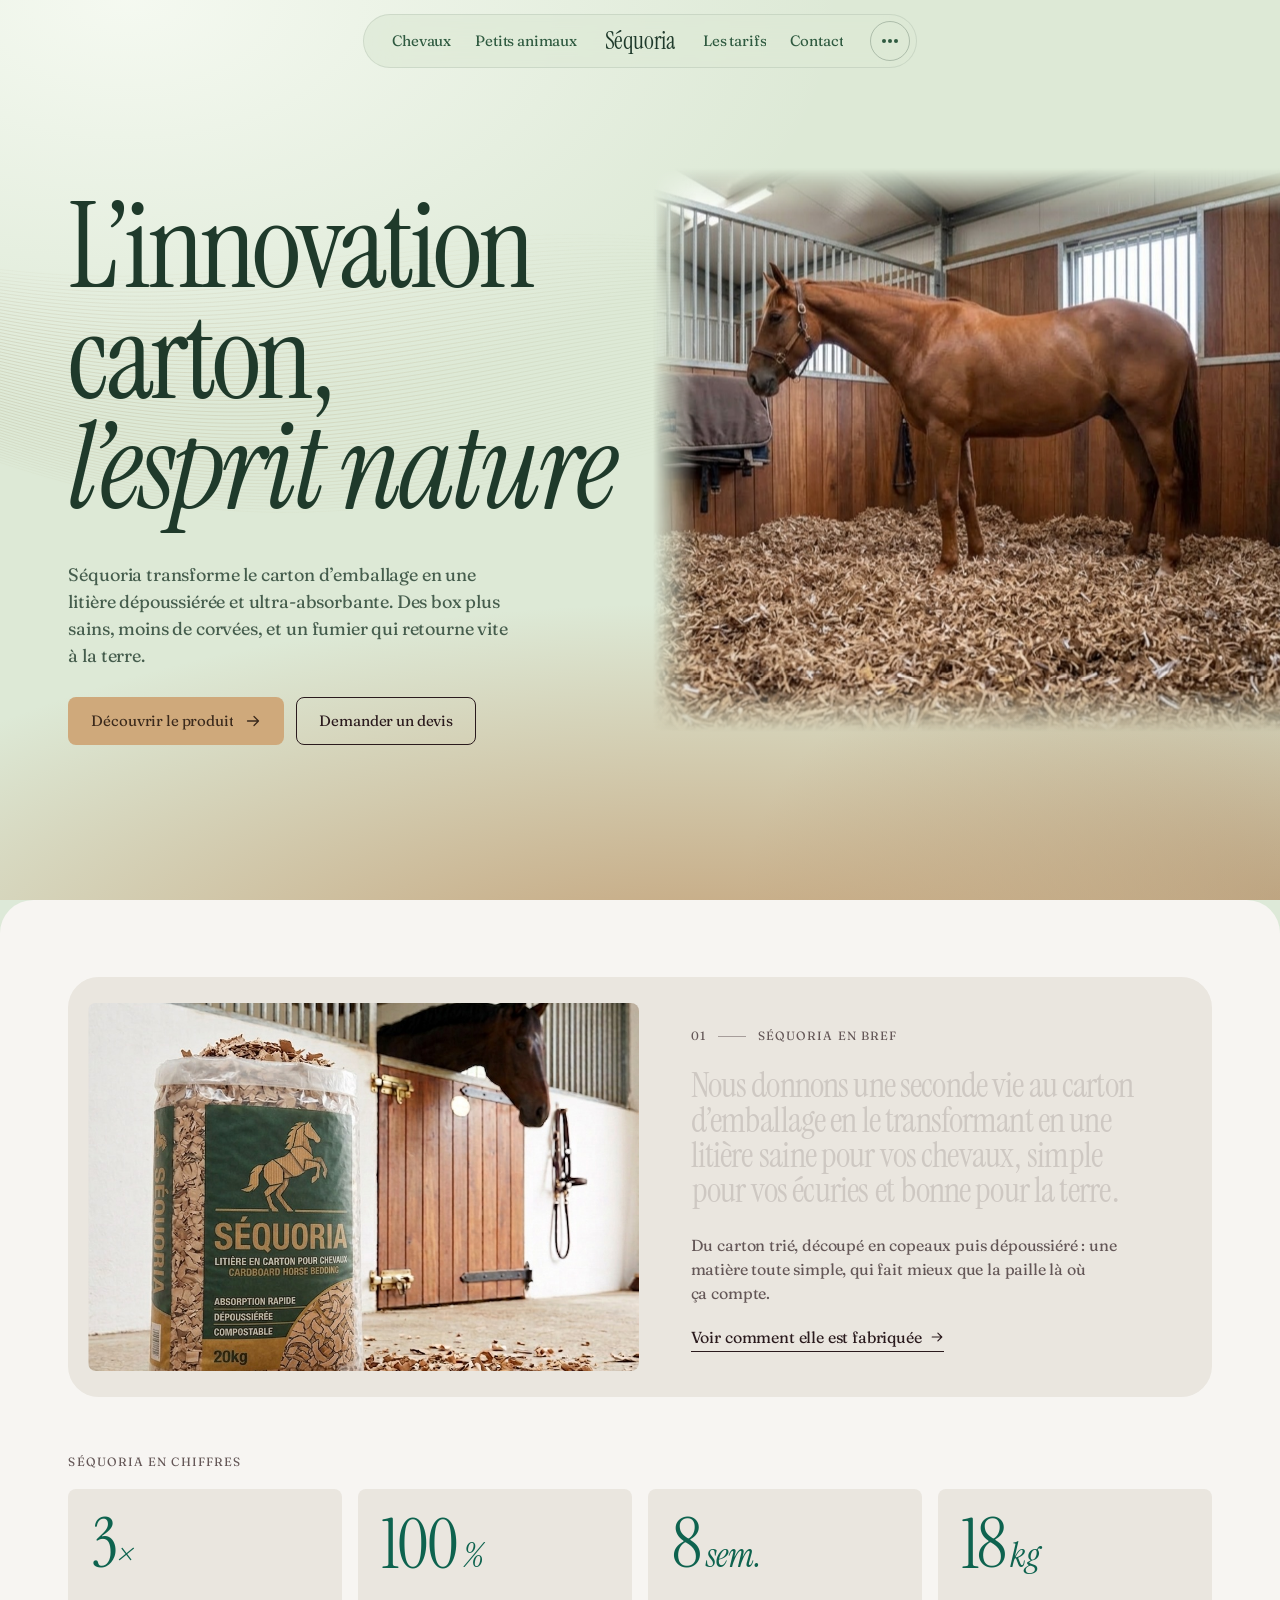
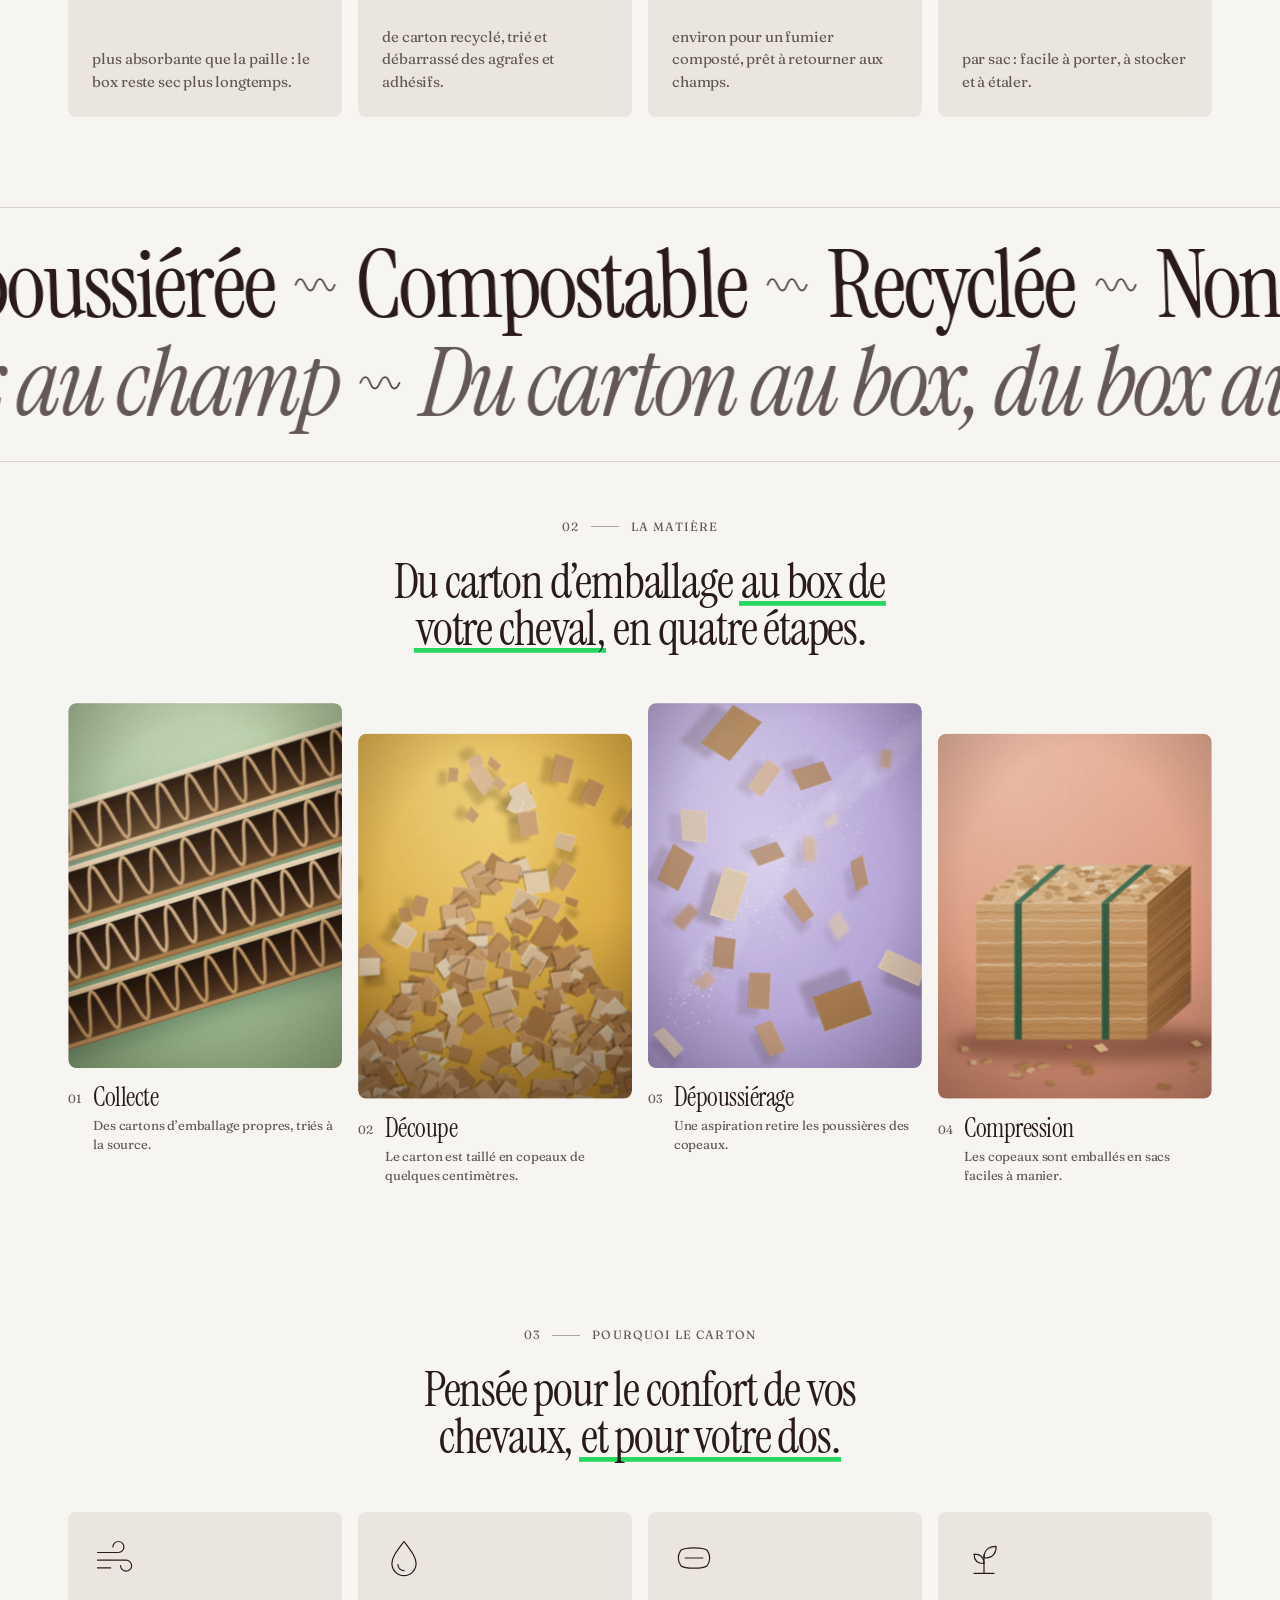
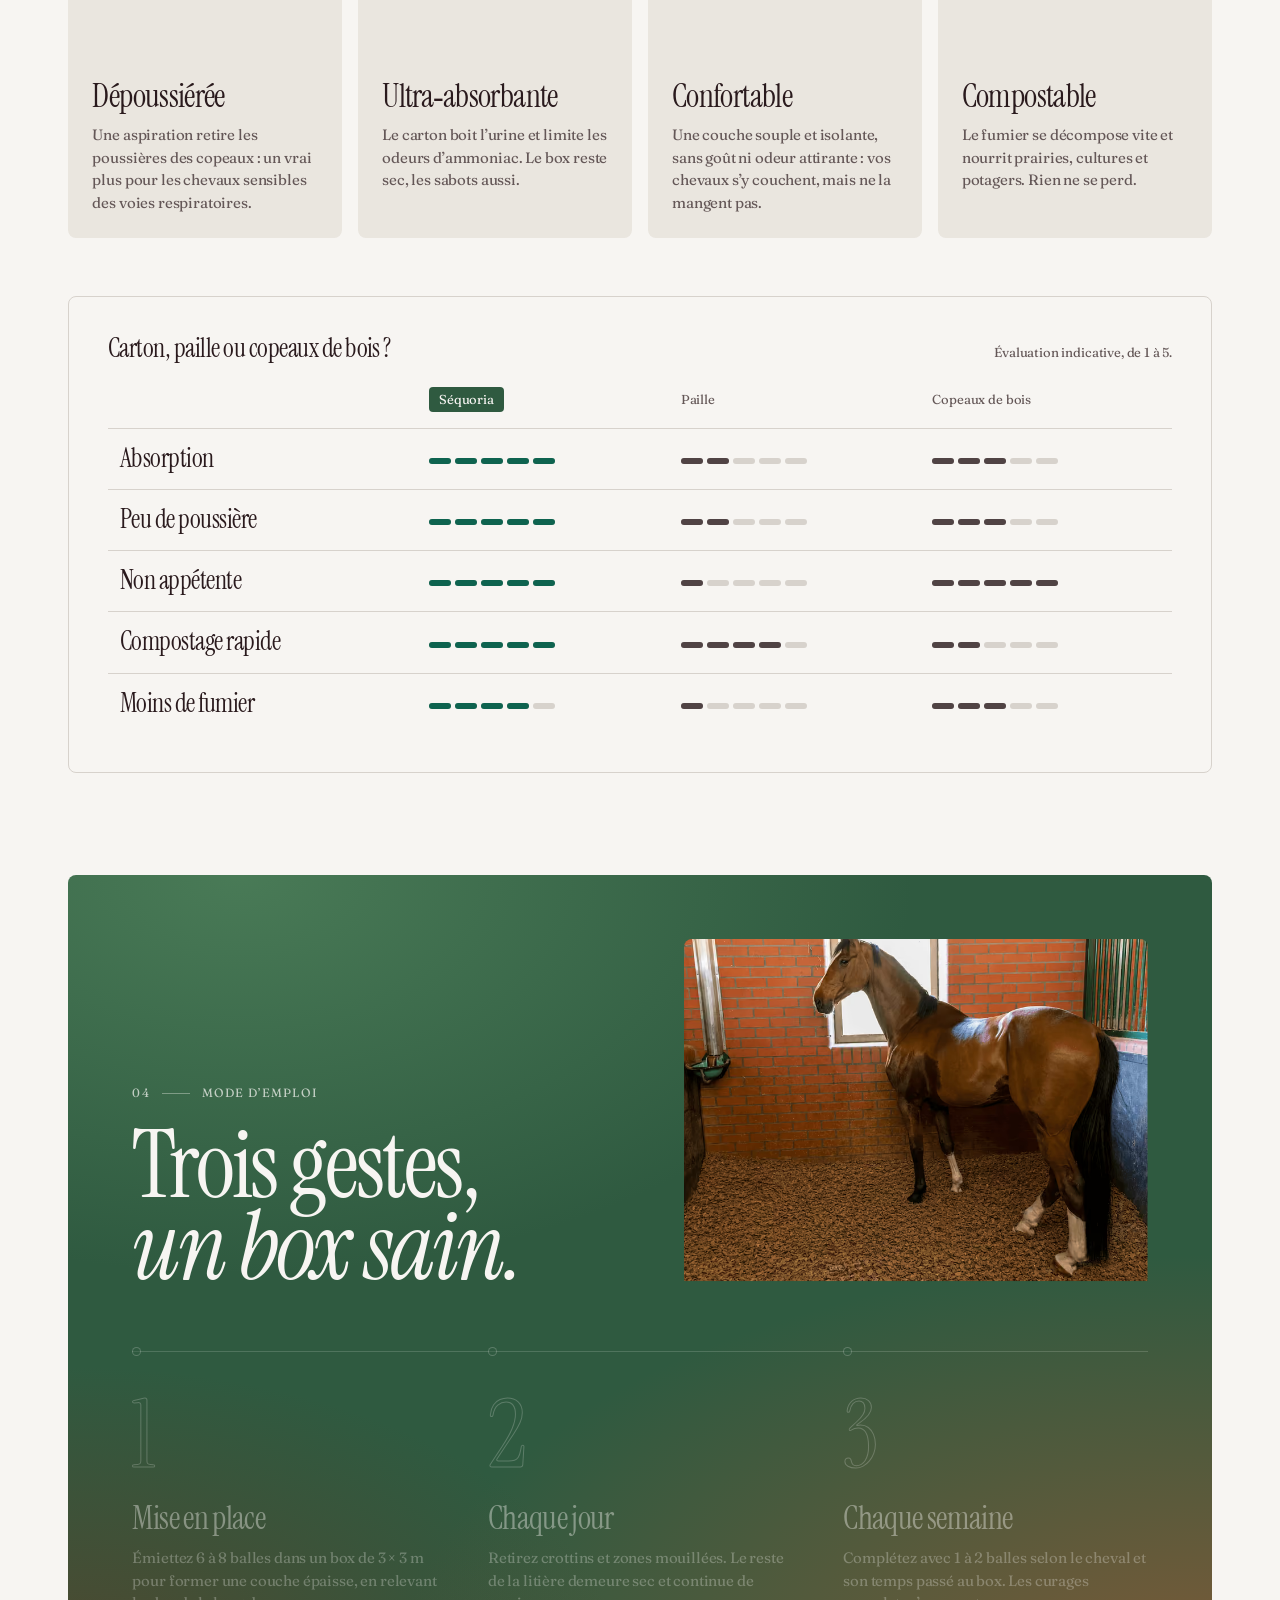
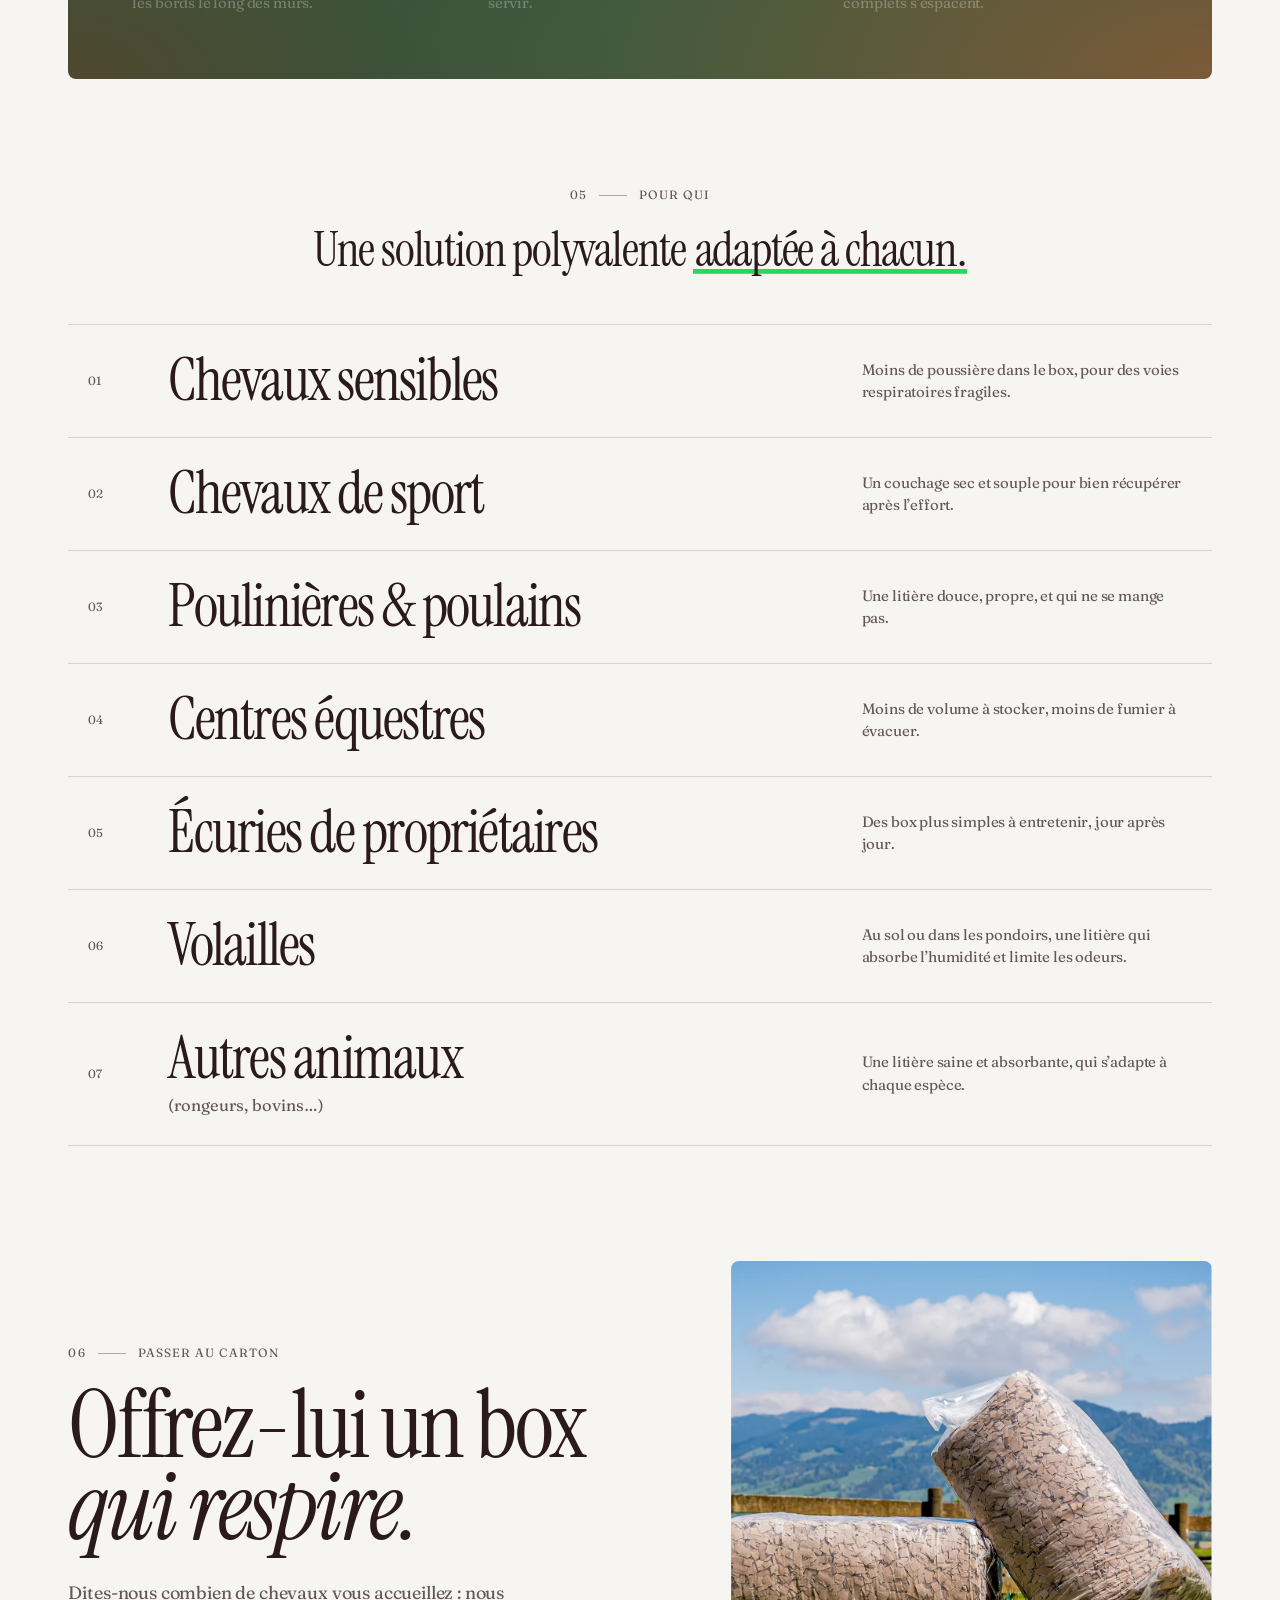
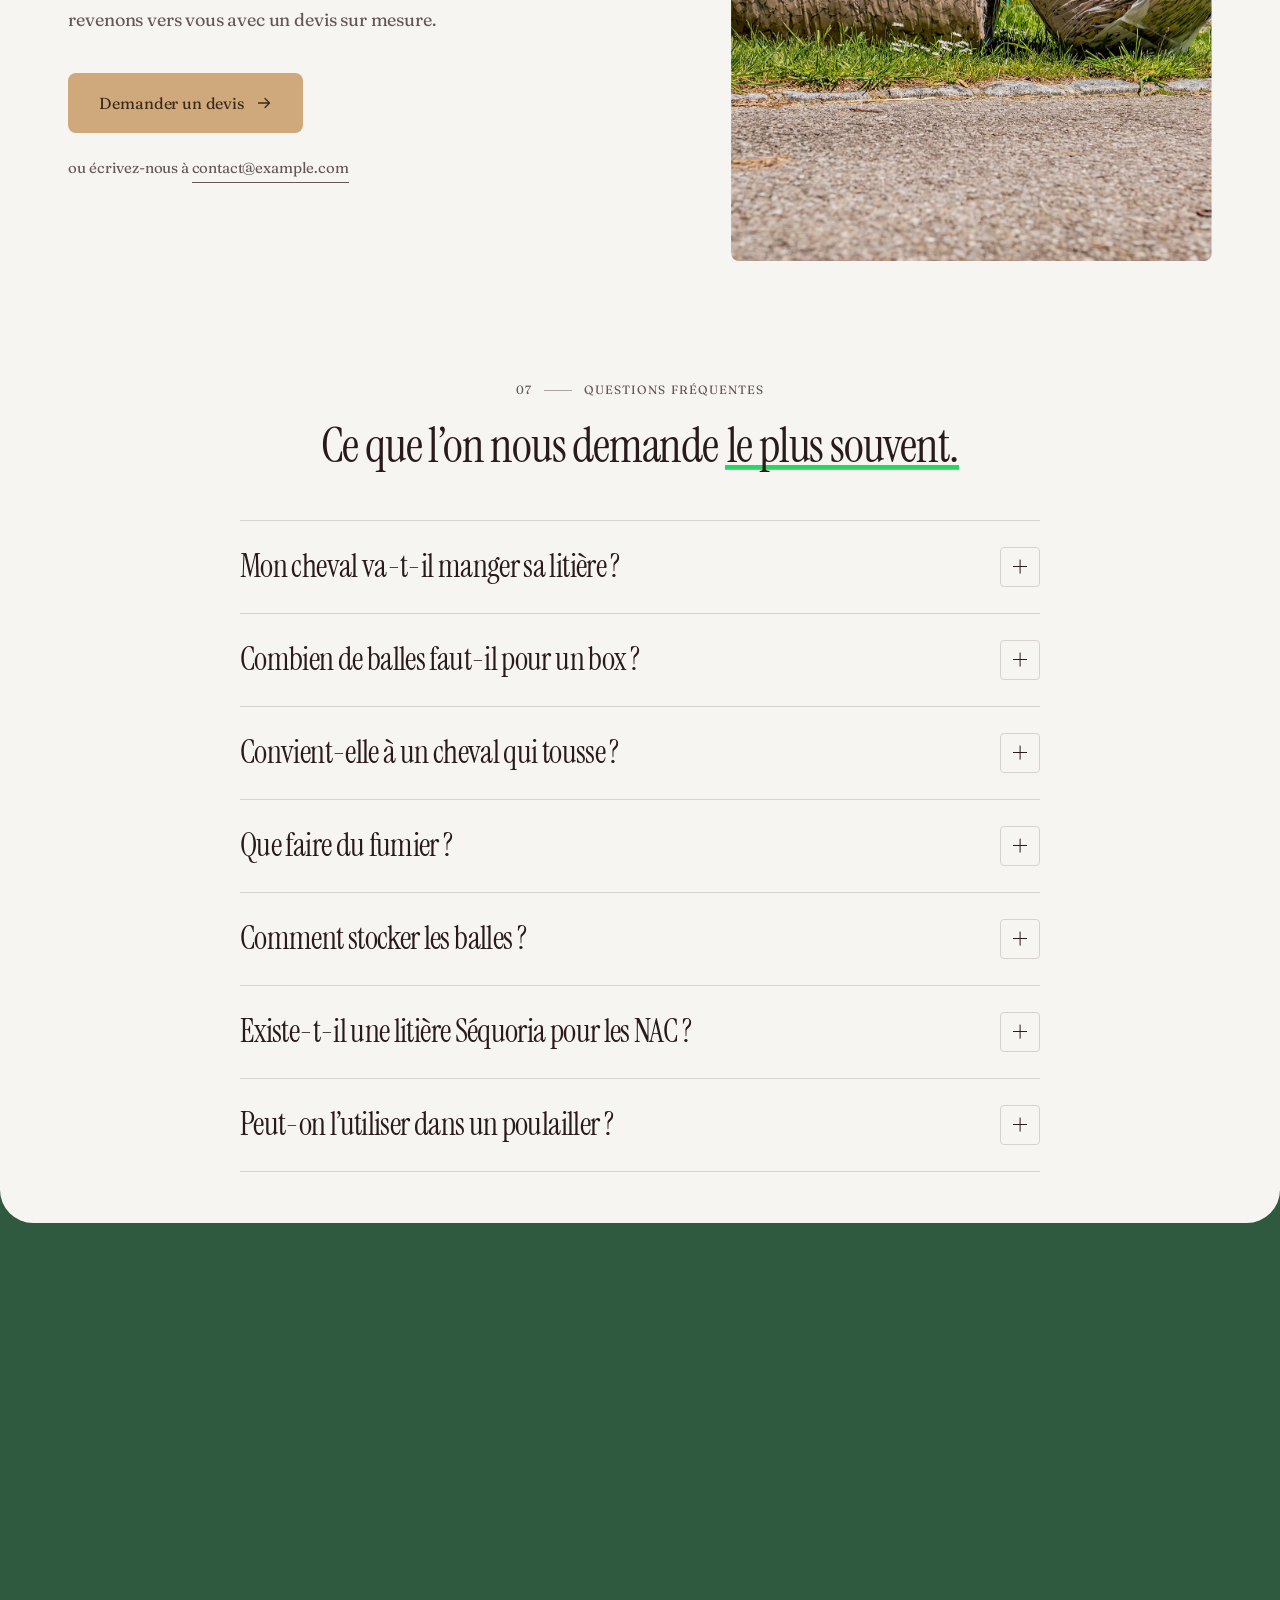
<file: index.html>
<!doctype html>
<html lang="fr">
<head>
  <meta charset="utf-8">
  <meta name="viewport" content="width=device-width, initial-scale=1, viewport-fit=cover">
  <title>Séquoria — Litière en carton recyclé pour chevaux et petits animaux</title>
  <meta name="description" content="Séquoria transforme le carton d’emballage en une litière dépoussiérée, ultra-absorbante et compostable, pour les chevaux et les petits animaux (NAC).">
  <meta name="theme-color" content="#dde9d8">
  <link rel="canonical" href="https://dynaspley.github.io/Sequoria/">
  <meta property="og:type" content="website">
  <meta property="og:locale" content="fr_FR">
  <meta property="og:site_name" content="Séquoria">
  <meta property="og:title" content="Séquoria — Litière en carton recyclé pour chevaux et petits animaux">
  <meta property="og:description" content="Séquoria transforme le carton d’emballage en une litière dépoussiérée, ultra-absorbante et compostable, pour les chevaux et les petits animaux (NAC).">
  <meta property="og:url" content="https://dynaspley.github.io/Sequoria/">
  <meta property="og:image" content="https://dynaspley.github.io/Sequoria/assets/img/og-image.jpg">
  <meta name="twitter:card" content="summary_large_image">
  <link rel="icon" href="assets/img/icons/favicon.svg" type="image/svg+xml">
  <link rel="apple-touch-icon" href="assets/img/icons/apple-touch-icon.png">
  <link rel="manifest" href="site.webmanifest">
  <link rel="preconnect" href="https://fonts.googleapis.com">
  <link rel="preconnect" href="https://fonts.gstatic.com" crossorigin>
  <link rel="stylesheet" href="https://fonts.googleapis.com/css2?family=Fraunces:opsz,wght,SOFT,WONK@9..144,300..500,0..100,0..1&family=Instrument+Serif:ital@0;1&display=swap">
  <link rel="stylesheet" href="assets/css/style.css?v=25">
  <script>
    document.documentElement.classList.add('js');
    // Filet de sécurité : si le script principal ne se charge pas, tout le contenu reste visible.
    setTimeout(function () { if (!window.siteReady) document.documentElement.classList.remove('js'); }, 3000);
  </script>
  <script src="assets/js/main.js?v=25" defer></script>
</head>
<body>
  <svg class="sprite" aria-hidden="true" focusable="false">
    <symbol id="i-arrow" viewBox="0 0 16 16"><path d="M2.5 8h11M9 3.5 13.5 8 9 12.5" fill="none" stroke="currentColor" stroke-width="1.3" stroke-linecap="round" stroke-linejoin="round"/></symbol>
    <symbol id="i-wave" viewBox="0 0 40 20"><path d="M2 10C4.9 3 8.1 3 11 10s6.1 7 9 0 6.1-7 9 0 6.1 7 9 0" fill="none" stroke="currentColor" stroke-width="1.6" stroke-linecap="round"/></symbol>
  </svg>

  <a class="skip-link" href="#contenu">Aller au contenu</a>

  <!-- ============ Navigation flottante ============ -->
  <header class="nav" data-nav>
    <nav class="nav__pill" aria-label="Navigation principale">
      <div class="nav__side">
        <a class="nav__link" href="litiere-chevaux/" data-roll>Chevaux</a>
        <a class="nav__link" href="litiere-nac/" data-roll>Petits animaux</a>
      </div>
      <a class="nav__brand" href="#top" aria-label="Séquoria, retour à l’accueil">
        <span data-roll>Séquoria</span>
      </a>
      <div class="nav__side nav__side--end">
        <a class="nav__link" href="tarifs/" data-roll>Les tarifs</a>
        <a class="nav__link" href="contact/" data-roll>Contact</a>
        <button class="nav__toggle" type="button" aria-expanded="false" aria-controls="menu" aria-label="Ouvrir le menu">
          <span class="nav__dots" aria-hidden="true"><i></i><i></i><i></i></span>
        </button>
      </div>
    </nav>
  </header>

  <div class="menu" id="menu" hidden>
    <div class="menu__inner container">
      <ol class="menu__list">
        <li style="--i:0"><a class="menu__link" href="#top"><span class="menu__num">01</span><span class="menu__label">Accueil</span></a></li>
        <li style="--i:1"><a class="menu__link" href="litiere-chevaux/"><span class="menu__num">02</span><span class="menu__label">Litière chevaux</span></a></li>
        <li style="--i:2"><a class="menu__link" href="litiere-nac/"><span class="menu__num">03</span><span class="menu__label">Litière petits animaux</span></a></li>
        <li style="--i:3"><a class="menu__link" href="tarifs/"><span class="menu__num">04</span><span class="menu__label">Les tarifs</span></a></li>
        <li style="--i:4"><a class="menu__link" href="#usage"><span class="menu__num">05</span><span class="menu__label">Mode d’emploi</span></a></li>
        <li style="--i:5"><a class="menu__link" href="#faq"><span class="menu__num">06</span><span class="menu__label">Questions fréquentes</span></a></li>
        <li style="--i:6"><a class="menu__link" href="contact/"><span class="menu__num">07</span><span class="menu__label">Demander un devis</span></a></li>
      </ol>
      <div class="menu__foot">
        <p>Du carton au box, <em>du box au champ.</em></p>
        <a class="link link--light" href="mailto:contact@example.com">contact@example.com</a>
      </div>
    </div>
  </div>

  <main id="contenu">
    <!-- ============ Hero ============ -->
    <section class="hero" id="top" data-hero>
      <canvas class="hero__canvas" data-ribbon="hero" aria-hidden="true"></canvas>
      <div class="hero__visual">
        <img src="assets/img/photos/sequoria-cheval-copeaux.jpg" alt="Un cheval alezan dans son box, sur une épaisse litière de copeaux de carton" width="1264" height="843" fetchpriority="high" decoding="async">
      </div>
      <div class="hero__veil" aria-hidden="true"></div>
      <div class="hero__inner container">
        <div class="hero__main">
          <h1 class="hero__title">
            <span class="hero__line"><span class="hero__line-i">L’innovation</span></span>
            <span class="hero__line"><span class="hero__line-i">carton,</span></span>
            <span class="hero__line hero__line--accent"><em class="hero__line-i">l’esprit nature</em></span>
          </h1>
          <div class="hero__aside">
            <p class="hero__lead" data-hero-fade>Séquoria transforme le carton d’emballage en une litière dépoussiérée et ultra‑absorbante. Des box plus sains, moins de corvées, et un fumier qui retourne vite à la terre.</p>
            <div class="hero__actions" data-hero-fade>
              <a class="btn btn--primary" href="litiere-chevaux/" data-magnetic>
                <span class="btn__label" data-roll>Découvrir le produit</span>
                <span class="btn__icon" aria-hidden="true"><svg><use href="#i-arrow"/></svg><svg><use href="#i-arrow"/></svg></span>
              </a>
              <a class="btn btn--ghost" href="contact/" data-magnetic>
                <span class="btn__label" data-roll>Demander un devis</span>
              </a>
            </div>
          </div>
        </div>
      </div>
    </section>

    <div class="sheet">
      <!-- ============ 01 — Séquoria en bref ============ -->
      <section class="section manifesto" id="manifeste">
        <div class="container">
          <div class="intro-card">
            <figure class="photo intro-card__photo" data-photo>
              <div class="photo__media" data-speed="-0.04">
                <img src="assets/img/photos/sequoria-sac-ecurie.jpg" alt="Un sac de litière Séquoria posé dans une écurie, un cheval à la porte de son box" width="1407" height="768" loading="lazy" decoding="async">
              </div>
            </figure>
            <div class="intro-card__content">
              <p class="kicker" data-reveal><span>01</span>Séquoria en bref</p>
              <h2 class="heading-lg statement" data-fill>Nous donnons une seconde vie au carton d’emballage en le transformant en une litière <mark>saine pour vos chevaux</mark>, <mark>simple pour vos écuries</mark> et <mark>bonne pour la terre</mark>.</h2>
              <p class="manifesto__text" data-reveal>Du carton trié, découpé en copeaux puis dépoussiéré&nbsp;: une matière toute simple, qui fait mieux que la paille là où ça compte.</p>
              <p class="manifesto__more" data-reveal><a class="link" href="#matiere">Voir comment elle est fabriquée <svg class="icon" aria-hidden="true"><use href="#i-arrow"/></svg></a></p>
            </div>
          </div>
        </div>
      </section>

      <!-- ============ Chiffres clés ============ -->
      <!-- Chiffres indicatifs : à remplacer par les données réelles de votre produit. -->
      <section class="stats" aria-labelledby="stats-title">
        <div class="container">
          <p class="kicker" id="stats-title" data-reveal>Séquoria en chiffres</p>
          <ul class="stats__grid">
            <li data-reveal style="--i:0">
              <div class="stat">
                <p class="stat__num"><span data-count="3">3</span><span class="stat__unit">×</span></p>
                <p class="stat__label">plus absorbante que la paille&nbsp;: le box reste sec plus longtemps.</p>
              </div>
            </li>
            <li data-reveal style="--i:1">
              <div class="stat">
                <p class="stat__num"><span data-count="100">100</span><span class="stat__unit">&nbsp;%</span></p>
                <p class="stat__label">de carton recyclé, trié et débarrassé des agrafes et adhésifs.</p>
              </div>
            </li>
            <li data-reveal style="--i:2">
              <div class="stat">
                <p class="stat__num"><span data-count="8">8</span><span class="stat__unit">&nbsp;sem.</span></p>
                <p class="stat__label">environ pour un fumier composté, prêt à retourner aux champs.</p>
              </div>
            </li>
            <li data-reveal style="--i:3">
              <div class="stat">
                <p class="stat__num"><span data-count="18">18</span><span class="stat__unit">&nbsp;kg</span></p>
                <p class="stat__label">par sac&nbsp;: facile à porter, à stocker et à étaler.</p>
              </div>
            </li>
          </ul>
          <p class="stats__note" data-reveal>Valeurs indicatives, variables selon l’usage et les conditions d’écurie.</p>
        </div>
      </section>

      <!-- ============ Bandeau typographique ============ -->
      <section class="band" aria-label="Les qualités de Séquoria">
        <div class="band__row" data-marquee="-1" data-marquee-speed="36">
          <div class="band__track">
            <span class="band__item">Absorbante</span><svg class="band__sep" aria-hidden="true"><use href="#i-wave"/></svg>
            <span class="band__item">Dépoussiérée</span><svg class="band__sep" aria-hidden="true"><use href="#i-wave"/></svg>
            <span class="band__item">Compostable</span><svg class="band__sep" aria-hidden="true"><use href="#i-wave"/></svg>
            <span class="band__item">Recyclée</span><svg class="band__sep" aria-hidden="true"><use href="#i-wave"/></svg>
            <span class="band__item">Non appétente</span><svg class="band__sep" aria-hidden="true"><use href="#i-wave"/></svg>
          </div>
        </div>
        <div class="band__row band__row--alt" data-marquee="1" data-marquee-speed="28">
          <div class="band__track">
            <span class="band__item"><em>Du carton au box, du box au champ</em></span><svg class="band__sep" aria-hidden="true"><use href="#i-wave"/></svg>
          </div>
        </div>
      </section>

      <!-- ============ 02 — La matière ============ -->
      <section class="section matiere" id="matiere">
        <div class="container">
          <header class="section-head center">
            <p class="kicker" data-reveal><span>02</span>La matière</p>
            <h2 class="heading-lg" data-split>Du carton d’emballage <mark>au box de votre cheval</mark>, en quatre étapes.</h2>
          </header>
          <!-- Visuels provisoires : remplacez les SVG par vos photos produit (format 3:4). -->
          <div class="specimens">
            <figure class="specimen" style="--i:0">
              <div class="specimen__frame"><div class="specimen__media"><img class="specimen__img" src="assets/img/illustrations/specimen-cannelure.svg" alt="Gros plan sur la tranche d’une pile de cartons ondulés" width="600" height="800" loading="lazy"></div></div>
              <figcaption class="specimen__cap"><span class="specimen__num">01</span><span class="specimen__title">Collecte</span><span class="specimen__text">Des cartons d’emballage propres, triés à la source.</span></figcaption>
            </figure>
            <figure class="specimen" style="--i:1" data-speed="-0.06">
              <div class="specimen__frame"><div class="specimen__media"><img class="specimen__img" src="assets/img/illustrations/specimen-copeaux.svg" alt="Un tas de copeaux de carton" width="600" height="800" loading="lazy"></div></div>
              <figcaption class="specimen__cap"><span class="specimen__num">02</span><span class="specimen__title">Découpe</span><span class="specimen__text">Le carton est taillé en copeaux de quelques centimètres.</span></figcaption>
            </figure>
            <figure class="specimen" style="--i:2">
              <div class="specimen__frame"><div class="specimen__media"><img class="specimen__img" src="assets/img/illustrations/specimen-depoussierage.svg" alt="Copeaux de carton en suspension, débarrassés de leur poussière" width="600" height="800" loading="lazy"></div></div>
              <figcaption class="specimen__cap"><span class="specimen__num">03</span><span class="specimen__title">Dépoussiérage</span><span class="specimen__text">Une aspiration retire les poussières des copeaux.</span></figcaption>
            </figure>
            <figure class="specimen" style="--i:3" data-speed="-0.06">
              <div class="specimen__frame"><div class="specimen__media"><img class="specimen__img" src="assets/img/illustrations/specimen-balle.svg" alt="Une balle de litière compressée et cerclée" width="600" height="800" loading="lazy"></div></div>
              <figcaption class="specimen__cap"><span class="specimen__num">04</span><span class="specimen__title">Compression</span><span class="specimen__text">Les copeaux sont emballés en sacs faciles à manier.</span></figcaption>
            </figure>
          </div>
        </div>
      </section>

      <!-- ============ 03 — Avantages ============ -->
      <section class="section avantages" id="avantages">
        <div class="container">
          <header class="section-head center">
            <p class="kicker" data-reveal><span>03</span>Pourquoi le carton</p>
            <h2 class="heading-lg" data-split>Pensée pour le confort de vos chevaux, <mark>et pour votre dos</mark>.</h2>
          </header>
          <ul class="benefits">
            <li data-reveal style="--i:0">
              <article class="benefit">
                <svg class="benefit__icon" viewBox="0 0 40 40" aria-hidden="true"><path pathLength="1" d="M5 15h19a5 5 0 1 0-5-5"/><path pathLength="1" d="M5 22h26a5 5 0 1 1-5 5"/><path pathLength="1" d="M5 29h12"/></svg>
                <h3 class="benefit__title">Dépoussiérée</h3>
                <p class="benefit__text">Une aspiration retire les poussières des copeaux&nbsp;: un vrai plus pour les chevaux sensibles des voies respiratoires.</p>
              </article>
            </li>
            <li data-reveal style="--i:1">
              <article class="benefit">
                <svg class="benefit__icon" viewBox="0 0 40 40" aria-hidden="true"><path pathLength="1" d="M20 5c6 8 11 14 11 20a11 11 0 0 1-22 0c0-6 5-12 11-20Z"/><path pathLength="1" d="M14.5 26a5.5 5.5 0 0 0 5.5 5.5"/></svg>
                <h3 class="benefit__title">Ultra‑absorbante</h3>
                <p class="benefit__text">Le carton boit l’urine et limite les odeurs d’ammoniac. Le box reste sec, les sabots aussi.</p>
              </article>
            </li>
            <li data-reveal style="--i:2">
              <article class="benefit">
                <svg class="benefit__icon" viewBox="0 0 40 40" aria-hidden="true"><path pathLength="1" d="M8 13c4-3 20-3 24 0 3 4 3 10 0 14-4 3-20 3-24 0-3-4-3-10 0-14Z"/><path pathLength="1" d="M12 20h16"/></svg>
                <h3 class="benefit__title">Confortable</h3>
                <p class="benefit__text">Une couche souple et isolante, sans goût ni odeur attirante&nbsp;: vos chevaux s’y couchent, mais ne la mangent pas.</p>
              </article>
            </li>
            <li data-reveal style="--i:3">
              <article class="benefit">
                <svg class="benefit__icon" viewBox="0 0 40 40" aria-hidden="true"><path pathLength="1" d="M20 34V17"/><path pathLength="1" d="M20 20c0-6.5 4-10.5 11-10.5 0 7-4 10.5-11 10.5Z"/><path pathLength="1" d="M20 25c0-5-3-8.5-9-8.5 0 5.5 3 8.5 9 8.5Z"/><path pathLength="1" d="M11 34h18"/></svg>
                <h3 class="benefit__title">Compostable</h3>
                <p class="benefit__text">Le fumier se décompose vite et nourrit prairies, cultures et potagers. Rien ne se perd.</p>
              </article>
            </li>
          </ul>

          <!-- Évaluation indicative : à valider avec vos propres essais. -->
          <div class="compare" data-reveal>
            <div class="compare__head">
              <h3 class="heading-sm">Carton, paille ou copeaux de bois&nbsp;?</h3>
              <p class="compare__note">Évaluation indicative, de 1 à 5.</p>
            </div>
            <table class="compare__table">
              <thead>
                <tr>
                  <th scope="col"><span class="sr-only">Critère</span></th>
                  <th scope="col" class="is-us"><span class="tag">Séquoria</span></th>
                  <th scope="col">Paille</th>
                  <th scope="col">Copeaux de bois</th>
                </tr>
              </thead>
              <tbody>
                <tr>
                  <th scope="row">Absorption</th>
                  <td class="is-us"><span class="rating" data-v="5" role="img" aria-label="5 sur 5"><i></i><i></i><i></i><i></i><i></i></span></td>
                  <td><span class="rating" data-v="2" role="img" aria-label="2 sur 5"><i></i><i></i><i></i><i></i><i></i></span></td>
                  <td><span class="rating" data-v="3" role="img" aria-label="3 sur 5"><i></i><i></i><i></i><i></i><i></i></span></td>
                </tr>
                <tr>
                  <th scope="row">Peu de poussière</th>
                  <td class="is-us"><span class="rating" data-v="5" role="img" aria-label="5 sur 5"><i></i><i></i><i></i><i></i><i></i></span></td>
                  <td><span class="rating" data-v="2" role="img" aria-label="2 sur 5"><i></i><i></i><i></i><i></i><i></i></span></td>
                  <td><span class="rating" data-v="3" role="img" aria-label="3 sur 5"><i></i><i></i><i></i><i></i><i></i></span></td>
                </tr>
                <tr>
                  <th scope="row">Non appétente</th>
                  <td class="is-us"><span class="rating" data-v="5" role="img" aria-label="5 sur 5"><i></i><i></i><i></i><i></i><i></i></span></td>
                  <td><span class="rating" data-v="1" role="img" aria-label="1 sur 5"><i></i><i></i><i></i><i></i><i></i></span></td>
                  <td><span class="rating" data-v="5" role="img" aria-label="5 sur 5"><i></i><i></i><i></i><i></i><i></i></span></td>
                </tr>
                <tr>
                  <th scope="row">Compostage rapide</th>
                  <td class="is-us"><span class="rating" data-v="5" role="img" aria-label="5 sur 5"><i></i><i></i><i></i><i></i><i></i></span></td>
                  <td><span class="rating" data-v="4" role="img" aria-label="4 sur 5"><i></i><i></i><i></i><i></i><i></i></span></td>
                  <td><span class="rating" data-v="2" role="img" aria-label="2 sur 5"><i></i><i></i><i></i><i></i><i></i></span></td>
                </tr>
                <tr>
                  <th scope="row">Moins de fumier</th>
                  <td class="is-us"><span class="rating" data-v="4" role="img" aria-label="4 sur 5"><i></i><i></i><i></i><i></i><i></i></span></td>
                  <td><span class="rating" data-v="1" role="img" aria-label="1 sur 5"><i></i><i></i><i></i><i></i><i></i></span></td>
                  <td><span class="rating" data-v="3" role="img" aria-label="3 sur 5"><i></i><i></i><i></i><i></i><i></i></span></td>
                </tr>
              </tbody>
            </table>
          </div>
        </div>
      </section>

      <!-- ============ 04 — Mode d'emploi ============ -->
      <section class="section usage" id="usage">
        <div class="container">
          <div class="usage__panel" data-usage>
            <div class="usage__intro">
              <header class="usage__head">
                <p class="kicker kicker--light" data-reveal><span>04</span>Mode d’emploi</p>
                <h2 class="display" data-split>Trois gestes, <em>un box sain.</em></h2>
              </header>
              <figure class="photo usage__photo" data-photo>
                <div class="photo__media" data-speed="-0.05">
                  <picture>
                    <source type="image/avif" srcset="assets/img/photos/sequoria-box-cheval.avif">
                    <img src="assets/img/photos/sequoria-box-cheval.jpg" alt="Un cheval bai dans un box paillé avec la litière en carton" width="1080" height="710" loading="lazy" decoding="async">
                  </picture>
                </div>
              </figure>
            </div>
            <div class="usage__body">
              <div class="usage__track" aria-hidden="true"><span class="usage__fill"></span></div>
              <ol class="steps">
                <li class="step">
                  <span class="step__num" aria-hidden="true">1</span>
                  <h3 class="step__title">Mise en place</h3>
                  <p class="step__text">Émiettez 6 à 8 balles dans un box de 3&nbsp;×&nbsp;3&nbsp;m pour former une couche épaisse, en relevant les bords le long des murs.</p>
                </li>
                <li class="step">
                  <span class="step__num" aria-hidden="true">2</span>
                  <h3 class="step__title">Chaque jour</h3>
                  <p class="step__text">Retirez crottins et zones mouillées. Le reste de la litière demeure sec et continue de servir.</p>
                </li>
                <li class="step">
                  <span class="step__num" aria-hidden="true">3</span>
                  <h3 class="step__title">Chaque semaine</h3>
                  <p class="step__text">Complétez avec 1 à 2 balles selon le cheval et son temps passé au box. Les curages complets s’espacent.</p>
                </li>
              </ol>
            </div>
          </div>
        </div>
      </section>

      <!-- ============ 05 — Pour qui ============ -->
      <section class="section audience" id="pour-qui">
        <div class="container">
          <header class="section-head center">
            <p class="kicker" data-reveal><span>05</span>Pour qui</p>
            <h2 class="heading-lg" data-split>Une solution polyvalente <mark>adaptée à chacun</mark>.</h2>
          </header>
          <ul class="audience__list">
            <li class="audience__item" data-reveal style="--i:0">
              <span class="audience__num">01</span>
              <span class="audience__title">Chevaux sensibles</span>
              <span class="audience__desc">Moins de poussière dans le box, pour des voies respiratoires fragiles.</span>
            </li>
            <li class="audience__item" data-reveal style="--i:1">
              <span class="audience__num">02</span>
              <span class="audience__title">Chevaux de sport</span>
              <span class="audience__desc">Un couchage sec et souple pour bien récupérer après l’effort.</span>
            </li>
            <li class="audience__item" data-reveal style="--i:2">
              <span class="audience__num">03</span>
              <span class="audience__title">Poulinières &amp; poulains</span>
              <span class="audience__desc">Une litière douce, propre, et qui ne se mange pas.</span>
            </li>
            <li class="audience__item" data-reveal style="--i:3">
              <span class="audience__num">04</span>
              <span class="audience__title">Centres équestres</span>
              <span class="audience__desc">Moins de volume à stocker, moins de fumier à évacuer.</span>
            </li>
            <li class="audience__item" data-reveal style="--i:4">
              <span class="audience__num">05</span>
              <span class="audience__title">Écuries de propriétaires</span>
              <span class="audience__desc">Des box plus simples à entretenir, jour après jour.</span>
            </li>
            <li class="audience__item" data-reveal style="--i:5">
              <span class="audience__num">06</span>
              <span class="audience__title">Volailles</span>
              <span class="audience__desc">Au sol ou dans les pondoirs, une litière qui absorbe l’humidité et limite les odeurs.</span>
            </li>
            <li class="audience__item" data-reveal style="--i:6">
              <span class="audience__num">07</span>
              <span class="audience__title">Autres animaux <span class="audience__hint">(rongeurs, bovins…)</span></span>
              <span class="audience__desc">Une litière saine et absorbante, qui s’adapte à chaque espèce.</span>
            </li>
          </ul>
        </div>
      </section>

      <!-- ============ 06 — Passer au carton ============ -->
      <section class="section cta" id="contact">
        <div class="container cta__grid">
          <div class="cta__content">
            <p class="kicker" data-reveal><span>06</span>Passer au carton</p>
            <h2 class="display" data-split>Offrez-lui un box <em>qui respire.</em></h2>
            <p class="cta__text" data-reveal>Dites-nous combien de chevaux vous accueillez&nbsp;: nous revenons vers vous avec un devis sur mesure.</p>
            <div class="cta__actions" data-reveal>
              <a class="btn btn--primary btn--lg" href="contact/" data-magnetic>
                <span class="btn__label" data-roll>Demander un devis</span>
                <span class="btn__icon" aria-hidden="true"><svg><use href="#i-arrow"/></svg><svg><use href="#i-arrow"/></svg></span>
              </a>
            </div>
            <p class="cta__small" data-reveal>ou écrivez-nous à <a class="link" href="mailto:contact@example.com">contact@example.com</a></p>
          </div>
          <figure class="photo cta__photo" data-photo>
            <div class="photo__media" data-speed="-0.06">
              <picture>
                <source type="image/avif" srcset="assets/img/photos/sequoria-balles-nature.avif">
                <img src="assets/img/photos/sequoria-balles-nature.jpg" alt="Deux balles de litière Séquoria posées dans l’herbe, devant une clôture et des montagnes" width="1101" height="1376" loading="lazy" decoding="async">
              </picture>
            </div>
          </figure>
        </div>
      </section>

      <!-- ============ 07 — Questions fréquentes ============ -->
      <section class="section faq" id="faq">
        <div class="container container--narrow">
          <header class="section-head center">
            <p class="kicker" data-reveal><span>07</span>Questions fréquentes</p>
            <h2 class="heading-lg" data-split>Ce que l’on nous demande <mark>le plus souvent</mark>.</h2>
          </header>
          <div class="faq__list">
            <div class="faq__item" data-reveal style="--i:0">
              <h3 class="faq__h"><button class="faq__q" type="button" aria-expanded="false" aria-controls="faq-a1" id="faq-q1"><span>Mon cheval va-t-il manger sa litière&nbsp;?</span><span class="faq__icon" aria-hidden="true"></span></button></h3>
              <div class="faq__a" id="faq-a1" role="region" aria-labelledby="faq-q1"><div class="faq__a-inner"><p>C’est rare&nbsp;: le carton n’a ni goût ni odeur attirante, contrairement à la paille. Observez simplement votre cheval les premiers jours, comme pour tout changement de litière.</p></div></div>
            </div>
            <div class="faq__item" data-reveal style="--i:1">
              <h3 class="faq__h"><button class="faq__q" type="button" aria-expanded="false" aria-controls="faq-a2" id="faq-q2"><span>Combien de balles faut-il pour un box&nbsp;?</span><span class="faq__icon" aria-hidden="true"></span></button></h3>
              <div class="faq__a" id="faq-a2" role="region" aria-labelledby="faq-q2"><div class="faq__a-inner"><p>Comptez en moyenne 6 à 8 balles pour la mise en place d’un box de 3&nbsp;×&nbsp;3&nbsp;m, puis 1 à 2 balles par semaine. Les besoins varient selon le cheval et le temps qu’il passe au box.</p></div></div>
            </div>
            <div class="faq__item" data-reveal style="--i:2">
              <h3 class="faq__h"><button class="faq__q" type="button" aria-expanded="false" aria-controls="faq-a3" id="faq-q3"><span>Convient-elle à un cheval qui tousse&nbsp;?</span><span class="faq__icon" aria-hidden="true"></span></button></h3>
              <div class="faq__a" id="faq-a3" role="region" aria-labelledby="faq-q3"><div class="faq__a-inner"><p>Dépoussiérée, elle est souvent choisie pour les chevaux sensibles des voies respiratoires. Pour un cheval souffrant d’asthme équin, demandez toujours conseil à votre vétérinaire.</p></div></div>
            </div>
            <div class="faq__item" data-reveal style="--i:3">
              <h3 class="faq__h"><button class="faq__q" type="button" aria-expanded="false" aria-controls="faq-a4" id="faq-q4"><span>Que faire du fumier&nbsp;?</span><span class="faq__icon" aria-hidden="true"></span></button></h3>
              <div class="faq__a" id="faq-a4" role="region" aria-labelledby="faq-q4"><div class="faq__a-inner"><p>Il se composte rapidement et s’épand sur prairies, cultures ou potagers. Un agriculteur ou un maraîcher voisin sera souvent ravi de le récupérer.</p></div></div>
            </div>
            <div class="faq__item" data-reveal style="--i:4">
              <h3 class="faq__h"><button class="faq__q" type="button" aria-expanded="false" aria-controls="faq-a5" id="faq-q5"><span>Comment stocker les balles&nbsp;?</span><span class="faq__icon" aria-hidden="true"></span></button></h3>
              <div class="faq__a" id="faq-a5" role="region" aria-labelledby="faq-q5"><div class="faq__a-inner"><p>Au sec et à l’abri de la pluie, idéalement sur palette. Compressées, elles prennent bien moins de place qu’un stock de paille.</p></div></div>
            </div>
            <div class="faq__item" data-reveal style="--i:5">
              <h3 class="faq__h"><button class="faq__q" type="button" aria-expanded="false" aria-controls="faq-a6" id="faq-q6"><span>Existe-t-il une litière Séquoria pour les NAC&nbsp;?</span><span class="faq__icon" aria-hidden="true"></span></button></h3>
              <div class="faq__a" id="faq-a6" role="region" aria-labelledby="faq-q6"><div class="faq__a-inner"><p>Oui&nbsp;: Séquoria existe en sac de 2&nbsp;kg pour les lapins, cochons d’Inde, hamsters, rats ou souris. C’est la même litière en carton, dépoussiérée et très absorbante, dans un format adapté aux cages et aux clapiers.</p></div></div>
            </div>
            <div class="faq__item" data-reveal style="--i:6">
              <h3 class="faq__h"><button class="faq__q" type="button" aria-expanded="false" aria-controls="faq-a7" id="faq-q7"><span>Peut-on l’utiliser dans un poulailler&nbsp;?</span><span class="faq__icon" aria-hidden="true"></span></button></h3>
              <div class="faq__a" id="faq-a7" role="region" aria-labelledby="faq-q7"><div class="faq__a-inner"><p>Oui. Étalée en couche épaisse au sol ou dans les pondoirs, elle absorbe l’humidité des fientes et limite les odeurs, puis se composte avec elles au jardin.</p></div></div>
            </div>
          </div>
        </div>
      </section>
    </div>
  </main>

  <!-- ============ Pied de page ============ -->
  <footer class="footer" data-footer>
    <canvas class="footer__canvas" data-ribbon="footer" aria-hidden="true"></canvas>
    <div class="footer__inner container">
      <div class="footer__grid">
        <div class="footer__intro">
          <p class="footer__tagline">Du carton au box,<br><em>du box au champ.</em></p>
          <p class="footer__brand" aria-hidden="true">Séquoria</p>
        </div>
        <nav class="footer__col" aria-label="Plan du site">
          <p class="footer__label">Litière</p>
          <ul>
            <li><a href="litiere-chevaux/" data-roll>Litière chevaux</a></li>
            <li><a href="litiere-nac/" data-roll>Petits animaux</a></li>
            <li><a href="tarifs/" data-roll>Les tarifs</a></li>
            <li><a href="#usage" data-roll>Mode d’emploi</a></li>
            <li><a href="#faq" data-roll>Questions</a></li>
          </ul>
        </nav>
        <div class="footer__col">
          <p class="footer__label">Contact</p>
          <ul>
            <li><a href="mailto:contact@example.com" data-roll>contact@example.com</a></li>
            <li><a href="contact/" data-roll>Demander un devis</a></li>
          </ul>
        </div>
        <div class="footer__col">
          <p class="footer__label">Suivre</p>
          <!-- Remplacez « # » par l’adresse de vos comptes. -->
          <ul>
            <li><a href="#" data-roll>Instagram</a></li>
            <li><a href="#" data-roll>Facebook</a></li>
            <li><a href="#" data-roll>LinkedIn</a></li>
          </ul>
        </div>
      </div>
      <div class="footer__bottom">
        <p>© <span data-year>2026</span> Séquoria — Litière en carton recyclé</p>
        <ul>
          <li><a href="mentions-legales/" data-roll>Mentions légales</a></li>
          <li><a href="confidentialite/" data-roll>Confidentialité</a></li>
          <li><a href="#top" data-roll>Haut de page ↑</a></li>
        </ul>
      </div>
    </div>
  </footer>
</body>
</html>
</file>
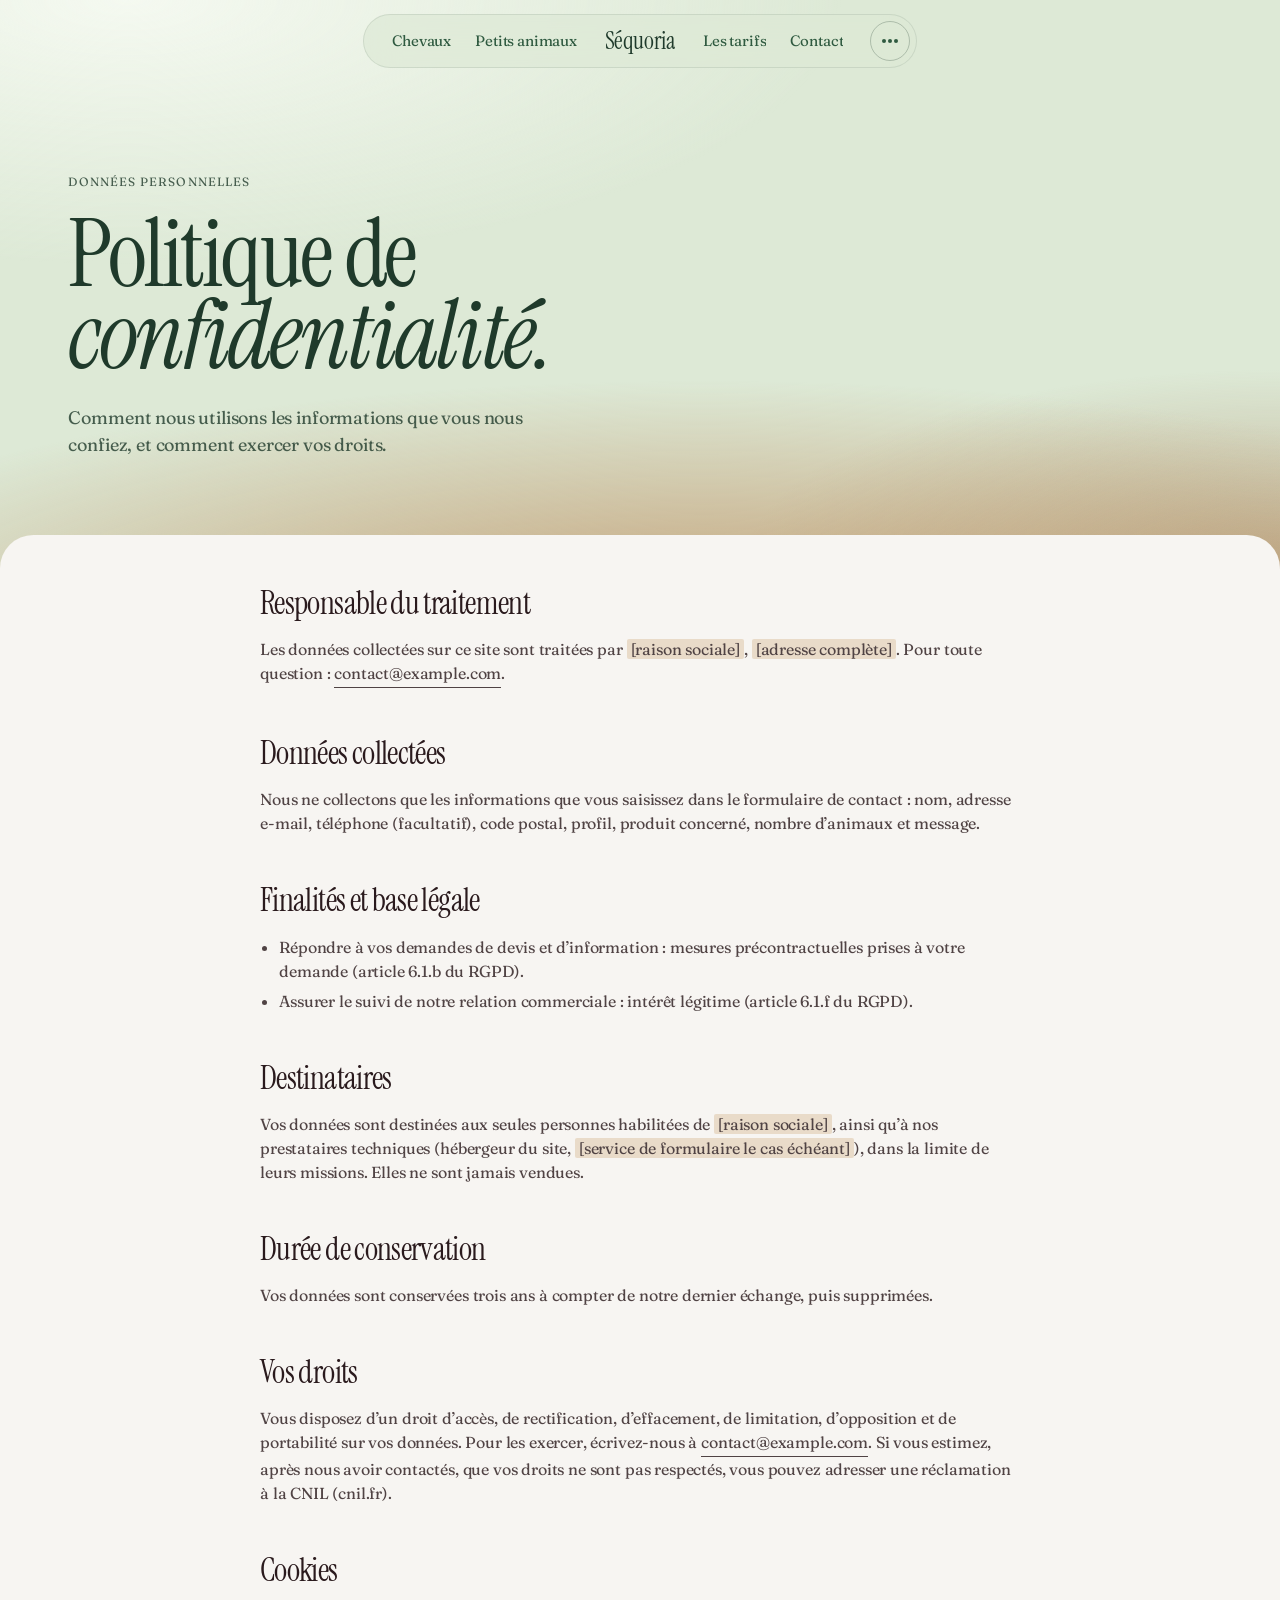
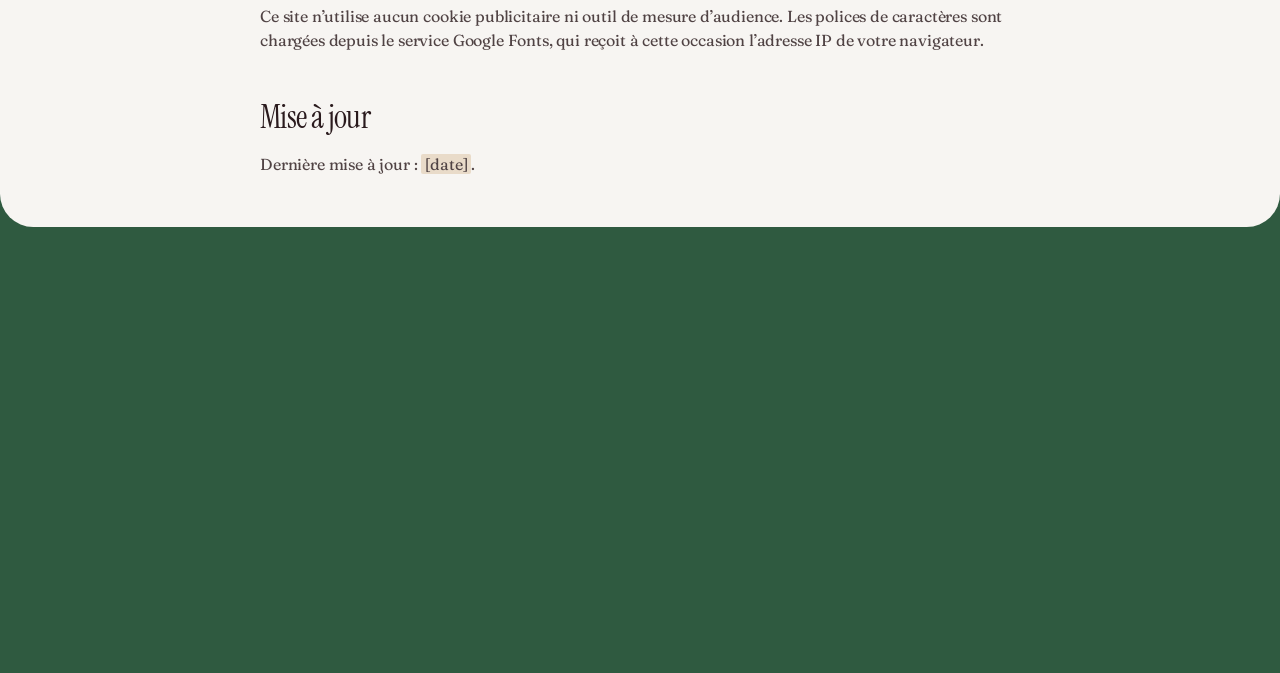
<file: confidentialite/index.html>
<!doctype html>
<html lang="fr">
<head>
  <meta charset="utf-8">
  <meta name="viewport" content="width=device-width, initial-scale=1, viewport-fit=cover">
  <title>Politique de confidentialité — Séquoria</title>
  <meta name="description" content="Politique de confidentialité du site Séquoria : données collectées, finalités, durée de conservation et exercice de vos droits.">
  <meta name="theme-color" content="#dde9d8">
  <link rel="canonical" href="https://dynaspley.github.io/Sequoria/confidentialite/">
  <meta property="og:type" content="website">
  <meta property="og:locale" content="fr_FR">
  <meta property="og:site_name" content="Séquoria">
  <meta property="og:title" content="Politique de confidentialité — Séquoria">
  <meta property="og:description" content="Politique de confidentialité du site Séquoria : données collectées, finalités, durée de conservation et exercice de vos droits.">
  <meta property="og:url" content="https://dynaspley.github.io/Sequoria/confidentialite/">
  <meta property="og:image" content="https://dynaspley.github.io/Sequoria/assets/img/og-image.jpg">
  <meta name="twitter:card" content="summary_large_image">
  <link rel="icon" href="../assets/img/icons/favicon.svg" type="image/svg+xml">
  <link rel="apple-touch-icon" href="../assets/img/icons/apple-touch-icon.png">
  <link rel="manifest" href="../site.webmanifest">
  <link rel="preconnect" href="https://fonts.googleapis.com">
  <link rel="preconnect" href="https://fonts.gstatic.com" crossorigin>
  <link rel="stylesheet" href="https://fonts.googleapis.com/css2?family=Fraunces:opsz,wght,SOFT,WONK@9..144,300..500,0..100,0..1&family=Instrument+Serif:ital@0;1&display=swap">
  <link rel="stylesheet" href="../assets/css/style.css?v=25">
  <script>
    document.documentElement.classList.add('js');
    // Filet de sécurité : si le script principal ne se charge pas, tout le contenu reste visible.
    setTimeout(function () { if (!window.siteReady) document.documentElement.classList.remove('js'); }, 3000);
  </script>
  <script src="../assets/js/main.js?v=25" defer></script>
</head>
<body>
  <svg class="sprite" aria-hidden="true" focusable="false">
    <symbol id="i-arrow" viewBox="0 0 16 16"><path d="M2.5 8h11M9 3.5 13.5 8 9 12.5" fill="none" stroke="currentColor" stroke-width="1.3" stroke-linecap="round" stroke-linejoin="round"/></symbol>
    <symbol id="i-wave" viewBox="0 0 40 20"><path d="M2 10C4.9 3 8.1 3 11 10s6.1 7 9 0 6.1-7 9 0 6.1 7 9 0" fill="none" stroke="currentColor" stroke-width="1.6" stroke-linecap="round"/></symbol>
  </svg>

  <a class="skip-link" href="#contenu">Aller au contenu</a>

  <!-- ============ Navigation flottante ============ -->
  <header class="nav" data-nav>
    <nav class="nav__pill" aria-label="Navigation principale">
      <div class="nav__side">
        <a class="nav__link" href="../litiere-chevaux/" data-roll>Chevaux</a>
        <a class="nav__link" href="../litiere-nac/" data-roll>Petits animaux</a>
      </div>
      <a class="nav__brand" href="../" aria-label="Séquoria, retour à l’accueil">
        <span data-roll>Séquoria</span>
      </a>
      <div class="nav__side nav__side--end">
        <a class="nav__link" href="../tarifs/" data-roll>Les tarifs</a>
        <a class="nav__link" href="../contact/" data-roll>Contact</a>
        <button class="nav__toggle" type="button" aria-expanded="false" aria-controls="menu" aria-label="Ouvrir le menu">
          <span class="nav__dots" aria-hidden="true"><i></i><i></i><i></i></span>
        </button>
      </div>
    </nav>
  </header>

  <div class="menu" id="menu" hidden>
    <div class="menu__inner container">
      <ol class="menu__list">
        <li style="--i:0"><a class="menu__link" href="../"><span class="menu__num">01</span><span class="menu__label">Accueil</span></a></li>
        <li style="--i:1"><a class="menu__link" href="../litiere-chevaux/"><span class="menu__num">02</span><span class="menu__label">Litière chevaux</span></a></li>
        <li style="--i:2"><a class="menu__link" href="../litiere-nac/"><span class="menu__num">03</span><span class="menu__label">Litière petits animaux</span></a></li>
        <li style="--i:3"><a class="menu__link" href="../tarifs/"><span class="menu__num">04</span><span class="menu__label">Les tarifs</span></a></li>
        <li style="--i:4"><a class="menu__link" href="../#usage"><span class="menu__num">05</span><span class="menu__label">Mode d’emploi</span></a></li>
        <li style="--i:5"><a class="menu__link" href="../#faq"><span class="menu__num">06</span><span class="menu__label">Questions fréquentes</span></a></li>
        <li style="--i:6"><a class="menu__link" href="../contact/"><span class="menu__num">07</span><span class="menu__label">Demander un devis</span></a></li>
      </ol>
      <div class="menu__foot">
        <p>Du carton au box, <em>du box au champ.</em></p>
        <a class="link link--light" href="mailto:contact@example.com">contact@example.com</a>
      </div>
    </div>
  </div>

  <main id="contenu">
    <!-- ============ En-tête ============ -->
    <section class="page-hero" id="top">
      <div class="container page-hero__inner page-hero__inner--solo">
        <div class="page-hero__text">
          <p class="kicker" data-reveal>Données personnelles</p>
          <h1 class="display page-hero__title" data-split>Politique de <em>confidentialité.</em></h1>
          <p class="page-hero__lead" data-reveal>Comment nous utilisons les informations que vous nous confiez, et comment exercer vos droits.</p>
        </div>
      </div>
    </section>

    <div class="sheet sheet--page">
      <section class="section">
        <div class="container">
          <!-- Complétez chaque information surlignée, puis retirez la classe « todo ». -->
          <article class="legal">
            <h2>Responsable du traitement</h2>
            <p>Les données collectées sur ce site sont traitées par <span class="todo">[raison sociale]</span>, <span class="todo">[adresse complète]</span>. Pour toute question&nbsp;: <a class="link" href="mailto:contact@example.com">contact@example.com</a>.</p>

            <h2>Données collectées</h2>
            <p>Nous ne collectons que les informations que vous saisissez dans le formulaire de contact&nbsp;: nom, adresse e-mail, téléphone (facultatif), code postal, profil, produit concerné, nombre d’animaux et message.</p>

            <h2>Finalités et base légale</h2>
            <ul>
              <li>Répondre à vos demandes de devis et d’information&nbsp;: mesures précontractuelles prises à votre demande (article 6.1.b du RGPD).</li>
              <li>Assurer le suivi de notre relation commerciale&nbsp;: intérêt légitime (article 6.1.f du RGPD).</li>
            </ul>

            <h2>Destinataires</h2>
            <p>Vos données sont destinées aux seules personnes habilitées de <span class="todo">[raison sociale]</span>, ainsi qu’à nos prestataires techniques (hébergeur du site, <span class="todo">[service de formulaire le cas échéant]</span>), dans la limite de leurs missions. Elles ne sont jamais vendues.</p>

            <h2>Durée de conservation</h2>
            <p>Vos données sont conservées trois ans à compter de notre dernier échange, puis supprimées.</p>

            <h2>Vos droits</h2>
            <p>Vous disposez d’un droit d’accès, de rectification, d’effacement, de limitation, d’opposition et de portabilité sur vos données. Pour les exercer, écrivez-nous à <a class="link" href="mailto:contact@example.com">contact@example.com</a>. Si vous estimez, après nous avoir contactés, que vos droits ne sont pas respectés, vous pouvez adresser une réclamation à la CNIL (cnil.fr).</p>

            <h2>Cookies</h2>
            <p>Ce site n’utilise aucun cookie publicitaire ni outil de mesure d’audience. Les polices de caractères sont chargées depuis le service Google Fonts, qui reçoit à cette occasion l’adresse IP de votre navigateur.</p>

            <h2>Mise à jour</h2>
            <p>Dernière mise à jour&nbsp;: <span class="todo">[date]</span>.</p>
          </article>
        </div>
      </section>
    </div>
  </main>

  <!-- ============ Pied de page ============ -->
  <footer class="footer" data-footer>
    <canvas class="footer__canvas" data-ribbon="footer" aria-hidden="true"></canvas>
    <div class="footer__inner container">
      <div class="footer__grid">
        <div class="footer__intro">
          <p class="footer__tagline">Du carton au box,<br><em>du box au champ.</em></p>
          <p class="footer__brand" aria-hidden="true">Séquoria</p>
        </div>
        <nav class="footer__col" aria-label="Plan du site">
          <p class="footer__label">Litière</p>
          <ul>
            <li><a href="../litiere-chevaux/" data-roll>Litière chevaux</a></li>
            <li><a href="../litiere-nac/" data-roll>Petits animaux</a></li>
            <li><a href="../tarifs/" data-roll>Les tarifs</a></li>
            <li><a href="../#usage" data-roll>Mode d’emploi</a></li>
            <li><a href="../#faq" data-roll>Questions</a></li>
          </ul>
        </nav>
        <div class="footer__col">
          <p class="footer__label">Contact</p>
          <ul>
            <li><a href="mailto:contact@example.com" data-roll>contact@example.com</a></li>
            <li><a href="../contact/" data-roll>Demander un devis</a></li>
          </ul>
        </div>
        <div class="footer__col">
          <p class="footer__label">Suivre</p>
          <!-- Remplacez « # » par l’adresse de vos comptes. -->
          <ul>
            <li><a href="#" data-roll>Instagram</a></li>
            <li><a href="#" data-roll>Facebook</a></li>
            <li><a href="#" data-roll>LinkedIn</a></li>
          </ul>
        </div>
      </div>
      <div class="footer__bottom">
        <p>© <span data-year>2026</span> Séquoria — Litière en carton recyclé</p>
        <ul>
          <li><a href="../mentions-legales/" data-roll>Mentions légales</a></li>
          <li><a href="../confidentialite/" data-roll>Confidentialité</a></li>
          <li><a href="#top" data-roll>Haut de page ↑</a></li>
        </ul>
      </div>
    </div>
  </footer>
</body>
</html>
</file>
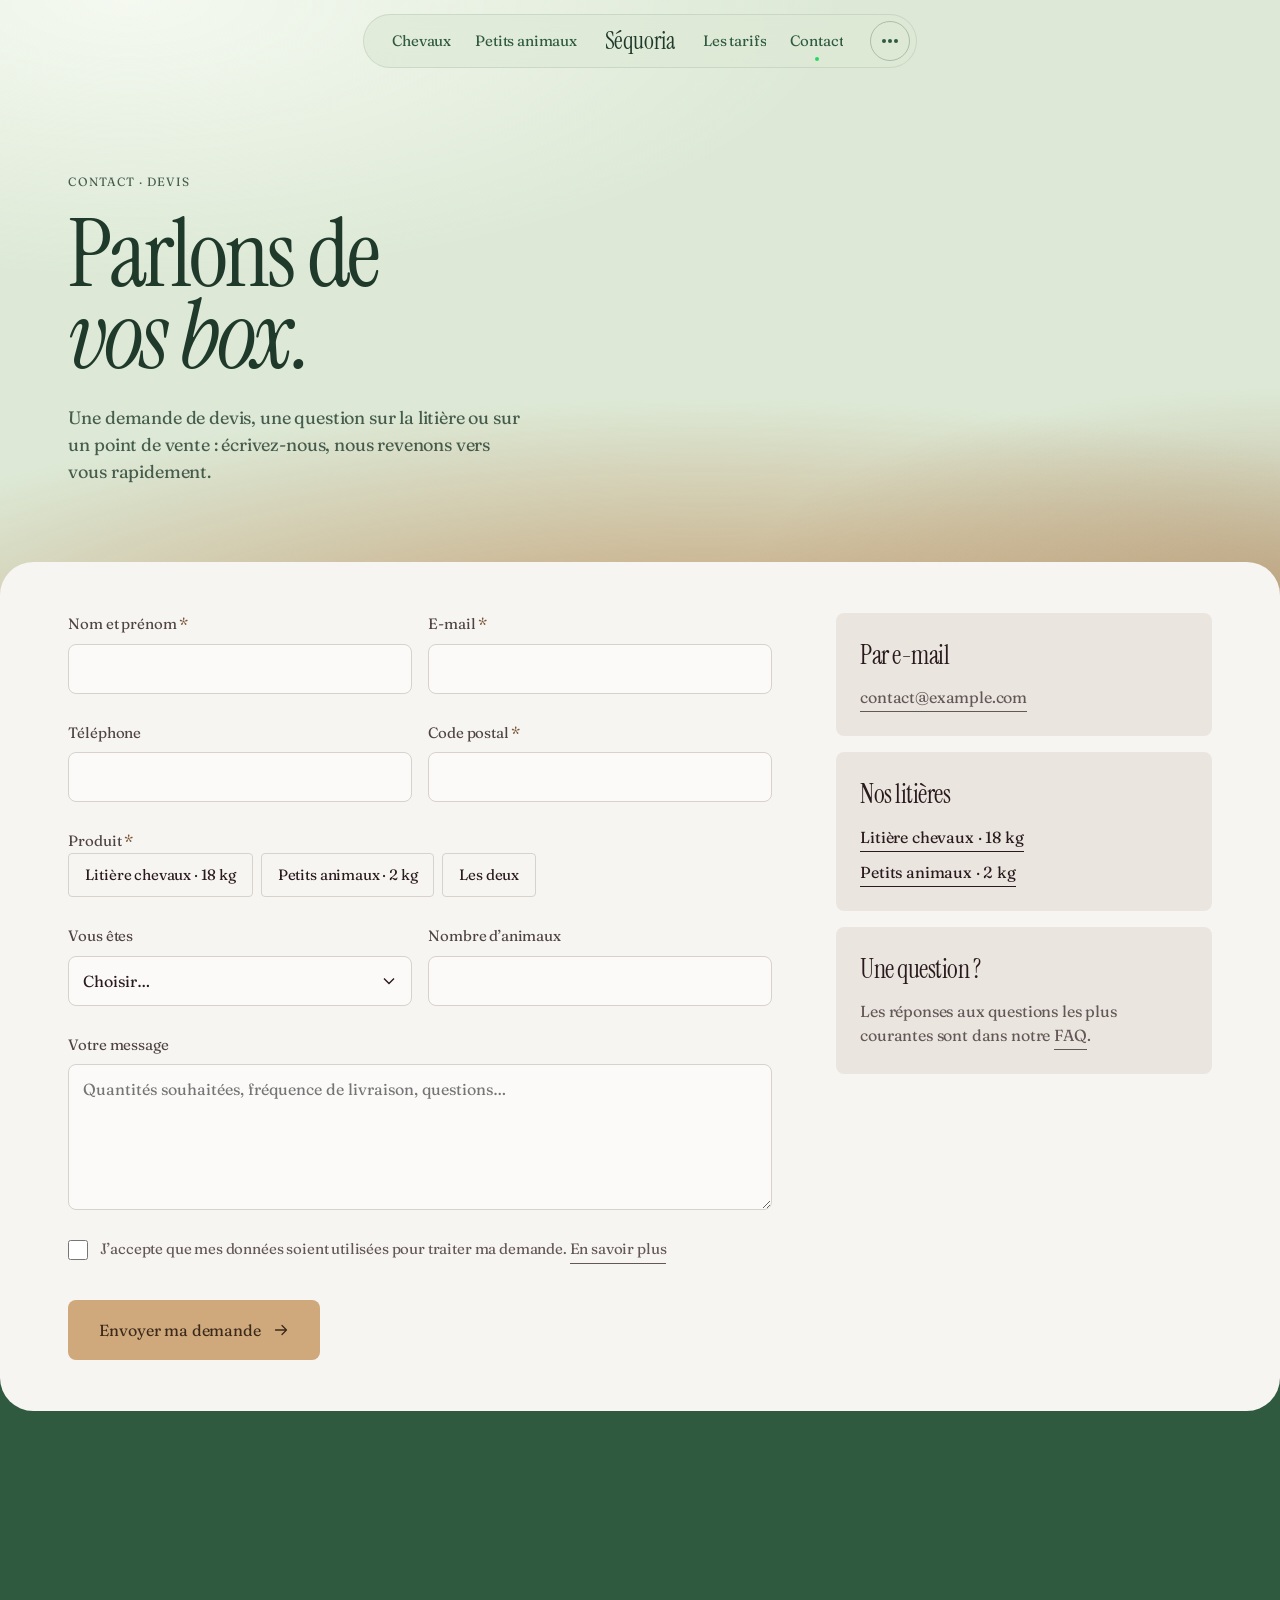
<file: contact/index.html>
<!doctype html>
<html lang="fr">
<head>
  <meta charset="utf-8">
  <meta name="viewport" content="width=device-width, initial-scale=1, viewport-fit=cover">
  <title>Contact et demande de devis — Séquoria</title>
  <meta name="description" content="Demandez un devis pour la litière Séquoria en copeaux de carton, pour chevaux (sac de 18 kg) ou petits animaux (sac de 2 kg), ou posez-nous vos questions.">
  <meta name="theme-color" content="#dde9d8">
  <link rel="canonical" href="https://dynaspley.github.io/Sequoria/contact/">
  <meta property="og:type" content="website">
  <meta property="og:locale" content="fr_FR">
  <meta property="og:site_name" content="Séquoria">
  <meta property="og:title" content="Contact et demande de devis — Séquoria">
  <meta property="og:description" content="Demandez un devis pour la litière Séquoria en copeaux de carton, pour chevaux (sac de 18 kg) ou petits animaux (sac de 2 kg), ou posez-nous vos questions.">
  <meta property="og:url" content="https://dynaspley.github.io/Sequoria/contact/">
  <meta property="og:image" content="https://dynaspley.github.io/Sequoria/assets/img/og-image.jpg">
  <meta name="twitter:card" content="summary_large_image">
  <link rel="icon" href="../assets/img/icons/favicon.svg" type="image/svg+xml">
  <link rel="apple-touch-icon" href="../assets/img/icons/apple-touch-icon.png">
  <link rel="manifest" href="../site.webmanifest">
  <link rel="preconnect" href="https://fonts.googleapis.com">
  <link rel="preconnect" href="https://fonts.gstatic.com" crossorigin>
  <link rel="stylesheet" href="https://fonts.googleapis.com/css2?family=Fraunces:opsz,wght,SOFT,WONK@9..144,300..500,0..100,0..1&family=Instrument+Serif:ital@0;1&display=swap">
  <link rel="stylesheet" href="../assets/css/style.css?v=25">
  <script>
    document.documentElement.classList.add('js');
    // Filet de sécurité : si le script principal ne se charge pas, tout le contenu reste visible.
    setTimeout(function () { if (!window.siteReady) document.documentElement.classList.remove('js'); }, 3000);
  </script>
  <script src="../assets/js/main.js?v=25" defer></script>
</head>
<body>
  <svg class="sprite" aria-hidden="true" focusable="false">
    <symbol id="i-arrow" viewBox="0 0 16 16"><path d="M2.5 8h11M9 3.5 13.5 8 9 12.5" fill="none" stroke="currentColor" stroke-width="1.3" stroke-linecap="round" stroke-linejoin="round"/></symbol>
    <symbol id="i-wave" viewBox="0 0 40 20"><path d="M2 10C4.9 3 8.1 3 11 10s6.1 7 9 0 6.1-7 9 0 6.1 7 9 0" fill="none" stroke="currentColor" stroke-width="1.6" stroke-linecap="round"/></symbol>
  </svg>

  <a class="skip-link" href="#contenu">Aller au contenu</a>

  <!-- ============ Navigation flottante ============ -->
  <header class="nav" data-nav>
    <nav class="nav__pill" aria-label="Navigation principale">
      <div class="nav__side">
        <a class="nav__link" href="../litiere-chevaux/" data-roll>Chevaux</a>
        <a class="nav__link" href="../litiere-nac/" data-roll>Petits animaux</a>
      </div>
      <a class="nav__brand" href="../" aria-label="Séquoria, retour à l’accueil">
        <span data-roll>Séquoria</span>
      </a>
      <div class="nav__side nav__side--end">
        <a class="nav__link" href="../tarifs/" data-roll>Les tarifs</a>
        <a class="nav__link" href="../contact/" aria-current="page" data-roll>Contact</a>
        <button class="nav__toggle" type="button" aria-expanded="false" aria-controls="menu" aria-label="Ouvrir le menu">
          <span class="nav__dots" aria-hidden="true"><i></i><i></i><i></i></span>
        </button>
      </div>
    </nav>
  </header>

  <div class="menu" id="menu" hidden>
    <div class="menu__inner container">
      <ol class="menu__list">
        <li style="--i:0"><a class="menu__link" href="../"><span class="menu__num">01</span><span class="menu__label">Accueil</span></a></li>
        <li style="--i:1"><a class="menu__link" href="../litiere-chevaux/"><span class="menu__num">02</span><span class="menu__label">Litière chevaux</span></a></li>
        <li style="--i:2"><a class="menu__link" href="../litiere-nac/"><span class="menu__num">03</span><span class="menu__label">Litière petits animaux</span></a></li>
        <li style="--i:3"><a class="menu__link" href="../tarifs/"><span class="menu__num">04</span><span class="menu__label">Les tarifs</span></a></li>
        <li style="--i:4"><a class="menu__link" href="../#usage"><span class="menu__num">05</span><span class="menu__label">Mode d’emploi</span></a></li>
        <li style="--i:5"><a class="menu__link" href="../#faq"><span class="menu__num">06</span><span class="menu__label">Questions fréquentes</span></a></li>
        <li style="--i:6"><a class="menu__link" href="../contact/"><span class="menu__num">07</span><span class="menu__label">Demander un devis</span></a></li>
      </ol>
      <div class="menu__foot">
        <p>Du carton au box, <em>du box au champ.</em></p>
        <a class="link link--light" href="mailto:contact@example.com">contact@example.com</a>
      </div>
    </div>
  </div>

  <main id="contenu">
    <!-- ============ En-tête ============ -->
    <section class="page-hero" id="top">
      <div class="container page-hero__inner page-hero__inner--solo">
        <div class="page-hero__text">
          <p class="kicker" data-reveal>Contact · Devis</p>
          <h1 class="display page-hero__title" data-split>Parlons de <em>vos box.</em></h1>
          <p class="page-hero__lead" data-reveal>Une demande de devis, une question sur la litière ou sur un point de vente&nbsp;: écrivez-nous, nous revenons vers vous rapidement.</p>
        </div>
      </div>
    </section>

    <div class="sheet sheet--page">
      <section class="section">
        <div class="container contact">
          <!-- Pour recevoir les demandes directement (sans ouvrir la messagerie du visiteur),
               renseignez data-endpoint avec l’adresse d’un service de formulaire (Formspree, Getform…). -->
          <form class="form" id="devis" data-form data-email="contact@example.com" data-endpoint="" novalidate>
            <div class="field">
              <label class="field__label" for="f-nom">Nom et prénom <abbr title="obligatoire">*</abbr></label>
              <input class="input" id="f-nom" name="nom" type="text" autocomplete="name" required>
              <p class="field__error" aria-live="polite"></p>
            </div>
            <div class="field">
              <label class="field__label" for="f-email">E-mail <abbr title="obligatoire">*</abbr></label>
              <input class="input" id="f-email" name="email" type="email" autocomplete="email" pattern="[^@\s]+@[^@\s]+\.[^@\s]+" required>
              <p class="field__error" aria-live="polite"></p>
            </div>
            <div class="field">
              <label class="field__label" for="f-tel">Téléphone</label>
              <input class="input" id="f-tel" name="telephone" type="tel" autocomplete="tel">
              <p class="field__error" aria-live="polite"></p>
            </div>
            <div class="field">
              <label class="field__label" for="f-cp">Code postal <abbr title="obligatoire">*</abbr></label>
              <input class="input" id="f-cp" name="code_postal" type="text" inputmode="numeric" autocomplete="postal-code" maxlength="10" required>
              <p class="field__error" aria-live="polite"></p>
            </div>
            <fieldset class="field field--full">
              <legend class="field__label">Produit <abbr title="obligatoire">*</abbr></legend>
              <div class="choice-group">
                <label class="choice"><input type="radio" name="produit" value="chevaux" required><span>Litière chevaux · 18&nbsp;kg</span></label>
                <label class="choice"><input type="radio" name="produit" value="nac"><span>Petits animaux · 2&nbsp;kg</span></label>
                <label class="choice"><input type="radio" name="produit" value="les-deux"><span>Les deux</span></label>
              </div>
              <p class="field__error" aria-live="polite"></p>
            </fieldset>
            <div class="field">
              <label class="field__label" for="f-profil">Vous êtes</label>
              <select class="input" id="f-profil" name="profil">
                <option value="">Choisir…</option>
                <option>Propriétaire de chevaux</option>
                <option>Écurie, pension ou centre équestre</option>
                <option>Élevage</option>
                <option>Particulier (petits animaux)</option>
                <option>Revendeur</option>
                <option>Autre</option>
              </select>
              <p class="field__error" aria-live="polite"></p>
            </div>
            <div class="field">
              <label class="field__label" for="f-nombre">Nombre d’animaux</label>
              <input class="input" id="f-nombre" name="animaux" type="number" min="1" inputmode="numeric">
              <p class="field__error" aria-live="polite"></p>
            </div>
            <div class="field field--full">
              <label class="field__label" for="f-message">Votre message</label>
              <textarea class="input" id="f-message" name="message" rows="5" placeholder="Quantités souhaitées, fréquence de livraison, questions…"></textarea>
              <p class="field__error" aria-live="polite"></p>
            </div>
            <div class="field field--full">
              <label class="consent"><input type="checkbox" name="consentement" value="oui" required><span>J’accepte que mes données soient utilisées pour traiter ma demande. <a class="link" href="../confidentialite/">En savoir plus</a></span></label>
              <p class="field__error" aria-live="polite"></p>
            </div>
            <div class="form__hp" aria-hidden="true">
              <label>Ne pas remplir <input type="text" name="_gotcha" tabindex="-1" autocomplete="off"></label>
            </div>
            <div class="form__footer field--full">
              <button class="btn btn--primary btn--lg" type="submit" data-magnetic>
                <span class="btn__label" data-roll>Envoyer ma demande</span><span class="btn__icon" aria-hidden="true"><svg><use href="#i-arrow"/></svg><svg><use href="#i-arrow"/></svg></span>
              </button>
              <p class="form__status" data-form-status role="status"></p>
            </div>
          </form>

          <aside class="contact__aside" aria-label="Autres moyens de contact">
            <div class="contact-card" data-reveal>
              <h2 class="contact-card__title">Par e-mail</h2>
              <p><a class="link" href="mailto:contact@example.com">contact@example.com</a></p>
            </div>
            <div class="contact-card" data-reveal style="--i:1">
              <h2 class="contact-card__title">Nos litières</h2>
              <ul class="contact-card__list">
                <li><a class="link" href="../litiere-chevaux/">Litière chevaux · 18&nbsp;kg</a></li>
                <li><a class="link" href="../litiere-nac/">Petits animaux · 2&nbsp;kg</a></li>
              </ul>
            </div>
            <div class="contact-card" data-reveal style="--i:2">
              <h2 class="contact-card__title">Une question&nbsp;?</h2>
              <p>Les réponses aux questions les plus courantes sont dans notre <a class="link" href="../#faq">FAQ</a>.</p>
            </div>
          </aside>
        </div>
      </section>
    </div>
  </main>

  <!-- ============ Pied de page ============ -->
  <footer class="footer" data-footer>
    <canvas class="footer__canvas" data-ribbon="footer" aria-hidden="true"></canvas>
    <div class="footer__inner container">
      <div class="footer__grid">
        <div class="footer__intro">
          <p class="footer__tagline">Du carton au box,<br><em>du box au champ.</em></p>
          <p class="footer__brand" aria-hidden="true">Séquoria</p>
        </div>
        <nav class="footer__col" aria-label="Plan du site">
          <p class="footer__label">Litière</p>
          <ul>
            <li><a href="../litiere-chevaux/" data-roll>Litière chevaux</a></li>
            <li><a href="../litiere-nac/" data-roll>Petits animaux</a></li>
            <li><a href="../tarifs/" data-roll>Les tarifs</a></li>
            <li><a href="../#usage" data-roll>Mode d’emploi</a></li>
            <li><a href="../#faq" data-roll>Questions</a></li>
          </ul>
        </nav>
        <div class="footer__col">
          <p class="footer__label">Contact</p>
          <ul>
            <li><a href="mailto:contact@example.com" data-roll>contact@example.com</a></li>
            <li><a href="../contact/" data-roll>Demander un devis</a></li>
          </ul>
        </div>
        <div class="footer__col">
          <p class="footer__label">Suivre</p>
          <!-- Remplacez « # » par l’adresse de vos comptes. -->
          <ul>
            <li><a href="#" data-roll>Instagram</a></li>
            <li><a href="#" data-roll>Facebook</a></li>
            <li><a href="#" data-roll>LinkedIn</a></li>
          </ul>
        </div>
      </div>
      <div class="footer__bottom">
        <p>© <span data-year>2026</span> Séquoria — Litière en carton recyclé</p>
        <ul>
          <li><a href="../mentions-legales/" data-roll>Mentions légales</a></li>
          <li><a href="../confidentialite/" data-roll>Confidentialité</a></li>
          <li><a href="#top" data-roll>Haut de page ↑</a></li>
        </ul>
      </div>
    </div>
  </footer>
</body>
</html>
</file>
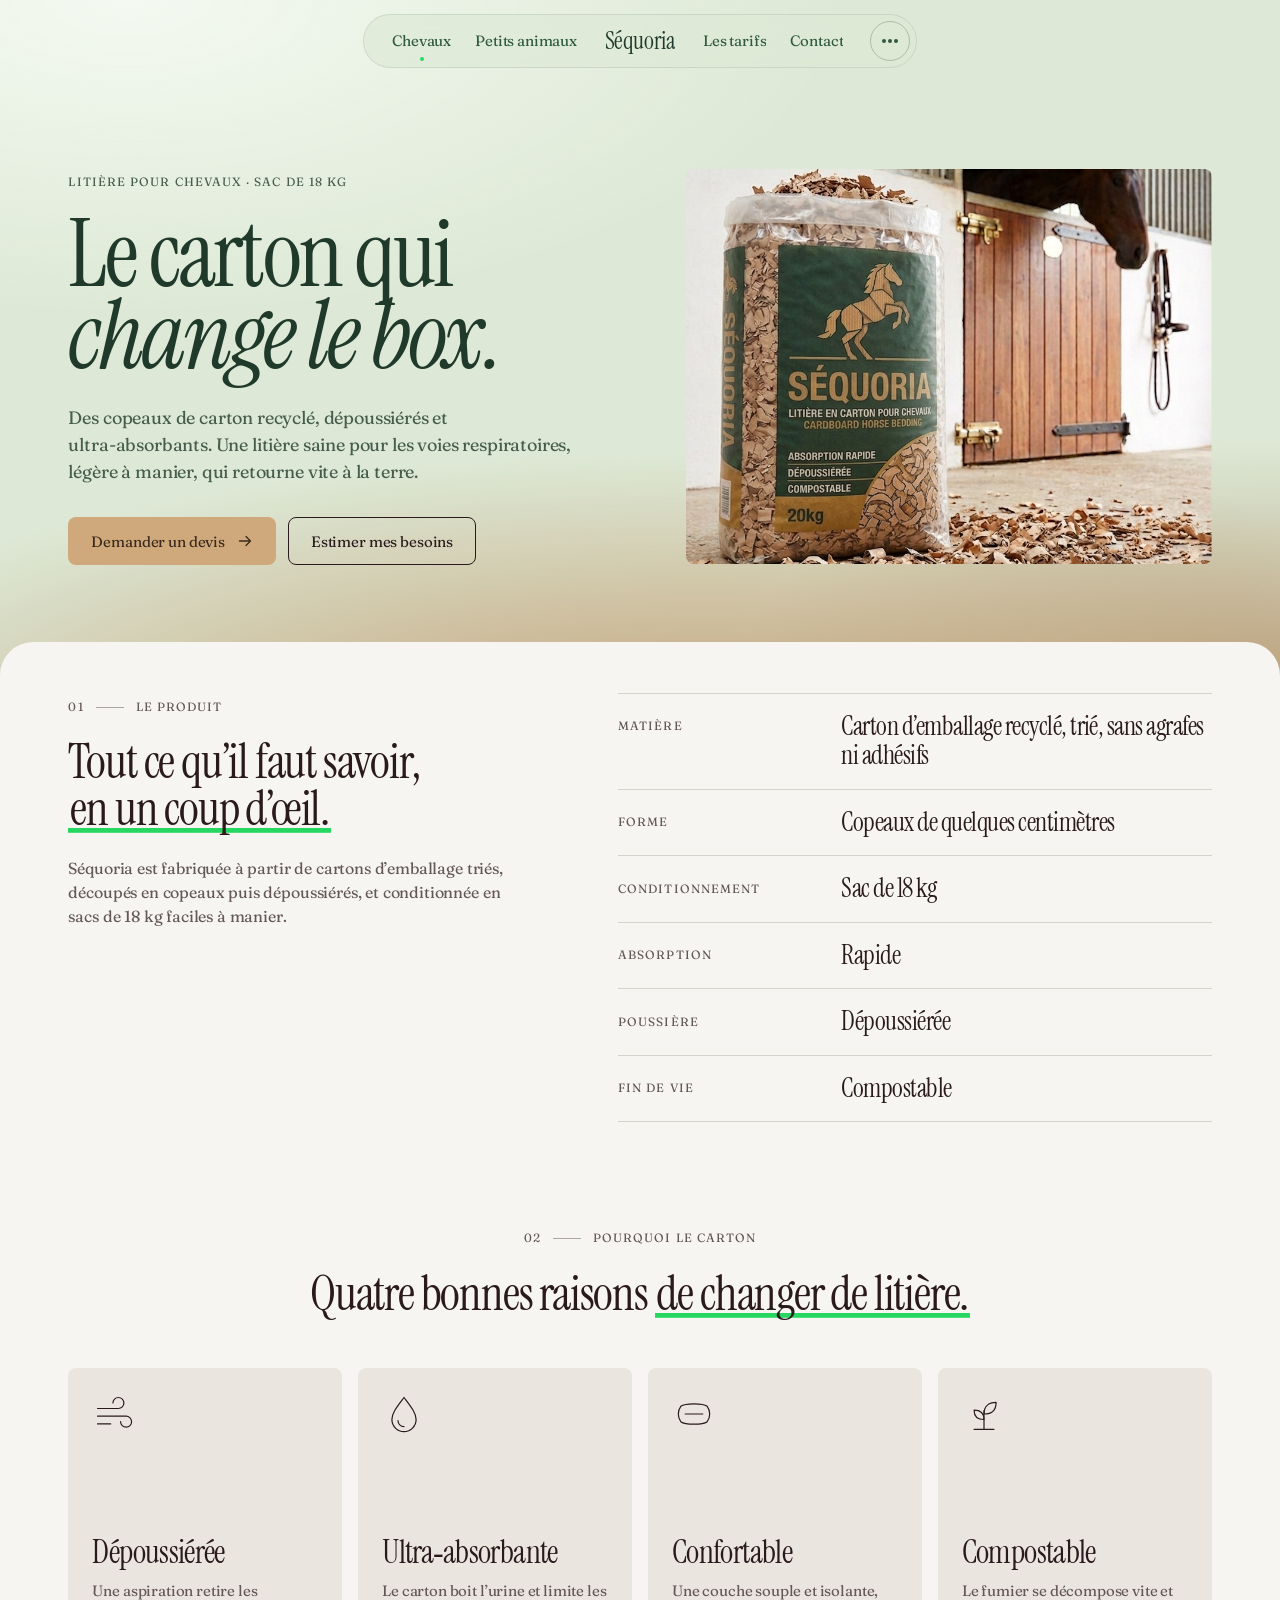
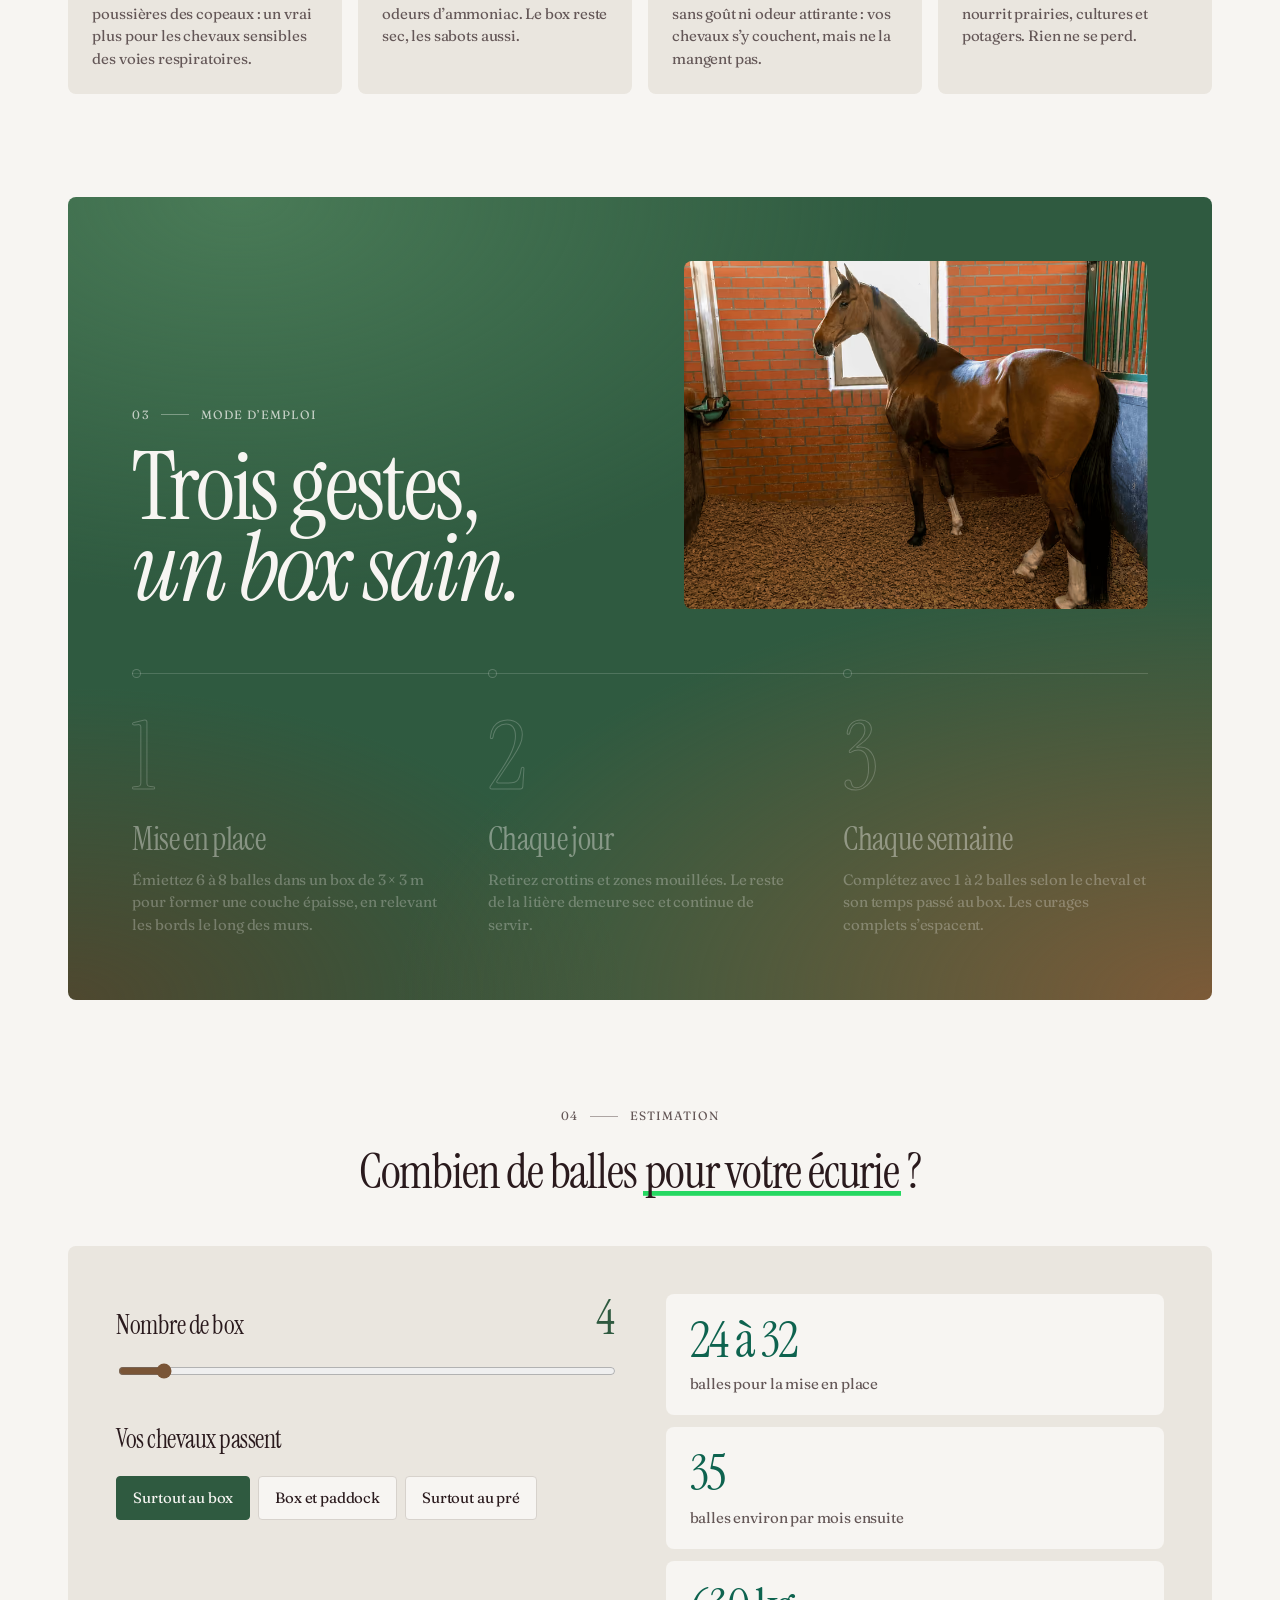
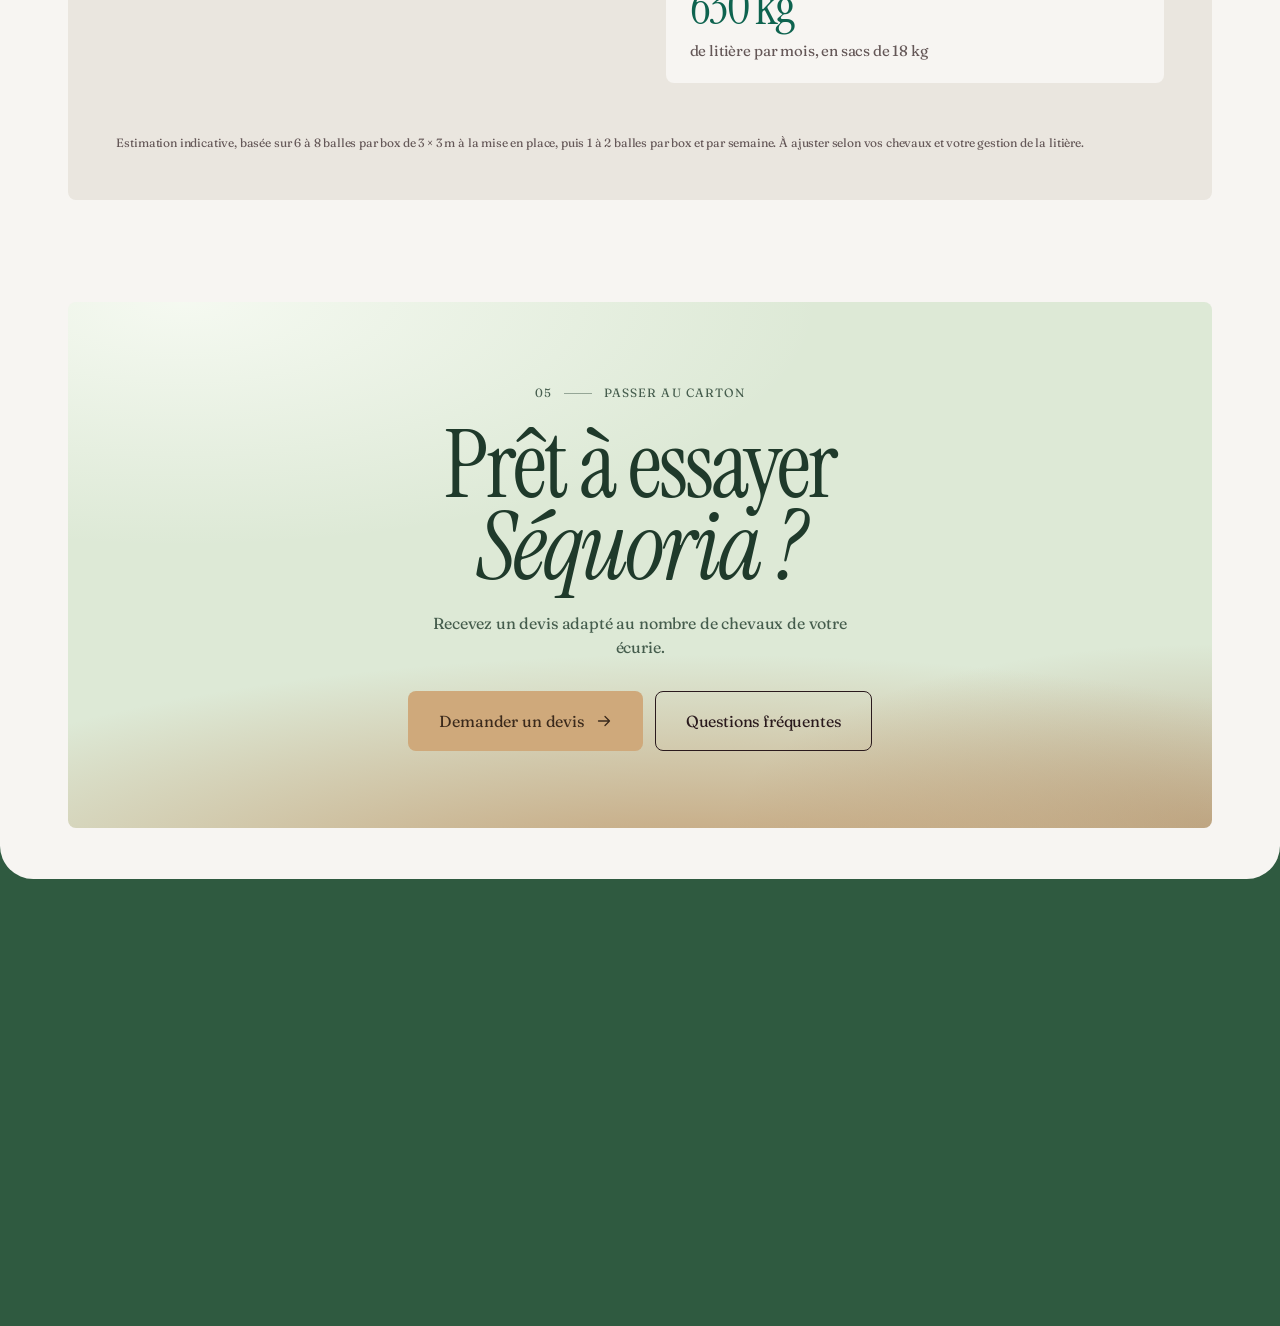
<file: litiere-chevaux/index.html>
<!doctype html>
<html lang="fr">
<head>
  <meta charset="utf-8">
  <meta name="viewport" content="width=device-width, initial-scale=1, viewport-fit=cover">
  <title>Litière chevaux en copeaux de carton — Séquoria</title>
  <meta name="description" content="Séquoria, litière pour chevaux en copeaux de carton recyclé : dépoussiérée, ultra-absorbante et compostable, en sacs de 18 kg. Caractéristiques, mode d’emploi et estimation des quantités.">
  <meta name="theme-color" content="#dde9d8">
  <link rel="canonical" href="https://dynaspley.github.io/Sequoria/litiere-chevaux/">
  <meta property="og:type" content="website">
  <meta property="og:locale" content="fr_FR">
  <meta property="og:site_name" content="Séquoria">
  <meta property="og:title" content="Litière chevaux en copeaux de carton — Séquoria">
  <meta property="og:description" content="Séquoria, litière pour chevaux en copeaux de carton recyclé : dépoussiérée, ultra-absorbante et compostable, en sacs de 18 kg. Caractéristiques, mode d’emploi et estimation des quantités.">
  <meta property="og:url" content="https://dynaspley.github.io/Sequoria/litiere-chevaux/">
  <meta property="og:image" content="https://dynaspley.github.io/Sequoria/assets/img/og-image.jpg">
  <meta name="twitter:card" content="summary_large_image">
  <link rel="icon" href="../assets/img/icons/favicon.svg" type="image/svg+xml">
  <link rel="apple-touch-icon" href="../assets/img/icons/apple-touch-icon.png">
  <link rel="manifest" href="../site.webmanifest">
  <link rel="preconnect" href="https://fonts.googleapis.com">
  <link rel="preconnect" href="https://fonts.gstatic.com" crossorigin>
  <link rel="stylesheet" href="https://fonts.googleapis.com/css2?family=Fraunces:opsz,wght,SOFT,WONK@9..144,300..500,0..100,0..1&family=Instrument+Serif:ital@0;1&display=swap">
  <link rel="stylesheet" href="../assets/css/style.css?v=25">
  <script>
    document.documentElement.classList.add('js');
    // Filet de sécurité : si le script principal ne se charge pas, tout le contenu reste visible.
    setTimeout(function () { if (!window.siteReady) document.documentElement.classList.remove('js'); }, 3000);
  </script>
  <script src="../assets/js/main.js?v=25" defer></script>
</head>
<body>
  <svg class="sprite" aria-hidden="true" focusable="false">
    <symbol id="i-arrow" viewBox="0 0 16 16"><path d="M2.5 8h11M9 3.5 13.5 8 9 12.5" fill="none" stroke="currentColor" stroke-width="1.3" stroke-linecap="round" stroke-linejoin="round"/></symbol>
    <symbol id="i-wave" viewBox="0 0 40 20"><path d="M2 10C4.9 3 8.1 3 11 10s6.1 7 9 0 6.1-7 9 0 6.1 7 9 0" fill="none" stroke="currentColor" stroke-width="1.6" stroke-linecap="round"/></symbol>
  </svg>

  <a class="skip-link" href="#contenu">Aller au contenu</a>

  <!-- ============ Navigation flottante ============ -->
  <header class="nav" data-nav>
    <nav class="nav__pill" aria-label="Navigation principale">
      <div class="nav__side">
        <a class="nav__link" href="../litiere-chevaux/" aria-current="page" data-roll>Chevaux</a>
        <a class="nav__link" href="../litiere-nac/" data-roll>Petits animaux</a>
      </div>
      <a class="nav__brand" href="../" aria-label="Séquoria, retour à l’accueil">
        <span data-roll>Séquoria</span>
      </a>
      <div class="nav__side nav__side--end">
        <a class="nav__link" href="../tarifs/" data-roll>Les tarifs</a>
        <a class="nav__link" href="../contact/" data-roll>Contact</a>
        <button class="nav__toggle" type="button" aria-expanded="false" aria-controls="menu" aria-label="Ouvrir le menu">
          <span class="nav__dots" aria-hidden="true"><i></i><i></i><i></i></span>
        </button>
      </div>
    </nav>
  </header>

  <div class="menu" id="menu" hidden>
    <div class="menu__inner container">
      <ol class="menu__list">
        <li style="--i:0"><a class="menu__link" href="../"><span class="menu__num">01</span><span class="menu__label">Accueil</span></a></li>
        <li style="--i:1"><a class="menu__link" href="../litiere-chevaux/"><span class="menu__num">02</span><span class="menu__label">Litière chevaux</span></a></li>
        <li style="--i:2"><a class="menu__link" href="../litiere-nac/"><span class="menu__num">03</span><span class="menu__label">Litière petits animaux</span></a></li>
        <li style="--i:3"><a class="menu__link" href="../tarifs/"><span class="menu__num">04</span><span class="menu__label">Les tarifs</span></a></li>
        <li style="--i:4"><a class="menu__link" href="../#usage"><span class="menu__num">05</span><span class="menu__label">Mode d’emploi</span></a></li>
        <li style="--i:5"><a class="menu__link" href="../#faq"><span class="menu__num">06</span><span class="menu__label">Questions fréquentes</span></a></li>
        <li style="--i:6"><a class="menu__link" href="../contact/"><span class="menu__num">07</span><span class="menu__label">Demander un devis</span></a></li>
      </ol>
      <div class="menu__foot">
        <p>Du carton au box, <em>du box au champ.</em></p>
        <a class="link link--light" href="mailto:contact@example.com">contact@example.com</a>
      </div>
    </div>
  </div>

  <main id="contenu">
    <!-- ============ En-tête ============ -->
    <section class="page-hero" id="top">
      <div class="container page-hero__inner">
        <div class="page-hero__text">
          <p class="kicker" data-reveal>Litière pour chevaux · Sac de 18&nbsp;kg</p>
          <h1 class="display page-hero__title" data-split>Le carton qui <em>change le box.</em></h1>
          <p class="page-hero__lead" data-reveal>Des copeaux de carton recyclé, dépoussiérés et ultra‑absorbants. Une litière saine pour les voies respiratoires, légère à manier, qui retourne vite à la terre.</p>
          <div class="page-hero__actions" data-reveal>
            <a class="btn btn--primary" href="../contact/?produit=chevaux" data-magnetic>
              <span class="btn__label" data-roll>Demander un devis</span><span class="btn__icon" aria-hidden="true"><svg><use href="#i-arrow"/></svg><svg><use href="#i-arrow"/></svg></span>
            </a>
            <a class="btn btn--ghost" href="#estimation" data-magnetic>
              <span class="btn__label" data-roll>Estimer mes besoins</span>
            </a>
          </div>
        </div>
        <figure class="photo page-hero__photo" data-photo>
                <div class="photo__media" data-speed="-0.04">
                  <img src="../assets/img/photos/sequoria-sac-ecurie.jpg" alt="Un sac de litière Séquoria posé dans une écurie, un cheval à la porte de son box" width="1407" height="768" fetchpriority="high" decoding="async">
                </div>
              </figure>
      </div>
    </section>

    <div class="sheet sheet--page">
      <!-- ============ Le produit ============ -->
      <section class="section" id="produit">
        <div class="container specs">
          <header class="specs__head">
            <p class="kicker" data-reveal><span>01</span>Le produit</p>
            <h2 class="heading-lg" data-split>Tout ce qu’il faut savoir, <mark>en un coup d’œil</mark>.</h2>
            <p class="specs__text" data-reveal>Séquoria est fabriquée à partir de cartons d’emballage triés, découpés en copeaux puis dépoussiérés, et conditionnée en sacs de 18&nbsp;kg faciles à manier.</p>
          </header>
          <!-- Caractéristiques : complétez avec vos données (dimensions des copeaux, sacs par palette…). -->
          <dl class="spec-list" data-reveal>
            <div><dt>Matière</dt><dd>Carton d’emballage recyclé, trié, sans agrafes ni adhésifs</dd></div>
            <div><dt>Forme</dt><dd>Copeaux de quelques centimètres</dd></div>
            <div><dt>Conditionnement</dt><dd>Sac de 18&nbsp;kg</dd></div>
            <div><dt>Absorption</dt><dd>Rapide</dd></div>
            <div><dt>Poussière</dt><dd>Dépoussiérée</dd></div>
            <div><dt>Fin de vie</dt><dd>Compostable</dd></div>
          </dl>
        </div>
      </section>

      <!-- ============ Avantages ============ -->
      <section class="section" id="avantages">
        <div class="container">
          <header class="section-head center">
            <p class="kicker" data-reveal><span>02</span>Pourquoi le carton</p>
            <h2 class="heading-lg" data-split>Quatre bonnes raisons <mark>de changer de litière</mark>.</h2>
          </header>
          <ul class="benefits">
            <li data-reveal style="--i:0">
              <article class="benefit">
                <svg class="benefit__icon" viewBox="0 0 40 40" aria-hidden="true"><path pathLength="1" d="M5 15h19a5 5 0 1 0-5-5"/><path pathLength="1" d="M5 22h26a5 5 0 1 1-5 5"/><path pathLength="1" d="M5 29h12"/></svg>
                <h3 class="benefit__title">Dépoussiérée</h3>
                <p class="benefit__text">Une aspiration retire les poussières des copeaux&nbsp;: un vrai plus pour les chevaux sensibles des voies respiratoires.</p>
              </article>
            </li>
            <li data-reveal style="--i:1">
              <article class="benefit">
                <svg class="benefit__icon" viewBox="0 0 40 40" aria-hidden="true"><path pathLength="1" d="M20 5c6 8 11 14 11 20a11 11 0 0 1-22 0c0-6 5-12 11-20Z"/><path pathLength="1" d="M14.5 26a5.5 5.5 0 0 0 5.5 5.5"/></svg>
                <h3 class="benefit__title">Ultra‑absorbante</h3>
                <p class="benefit__text">Le carton boit l’urine et limite les odeurs d’ammoniac. Le box reste sec, les sabots aussi.</p>
              </article>
            </li>
            <li data-reveal style="--i:2">
              <article class="benefit">
                <svg class="benefit__icon" viewBox="0 0 40 40" aria-hidden="true"><path pathLength="1" d="M8 13c4-3 20-3 24 0 3 4 3 10 0 14-4 3-20 3-24 0-3-4-3-10 0-14Z"/><path pathLength="1" d="M12 20h16"/></svg>
                <h3 class="benefit__title">Confortable</h3>
                <p class="benefit__text">Une couche souple et isolante, sans goût ni odeur attirante&nbsp;: vos chevaux s’y couchent, mais ne la mangent pas.</p>
              </article>
            </li>
            <li data-reveal style="--i:3">
              <article class="benefit">
                <svg class="benefit__icon" viewBox="0 0 40 40" aria-hidden="true"><path pathLength="1" d="M20 34V17"/><path pathLength="1" d="M20 20c0-6.5 4-10.5 11-10.5 0 7-4 10.5-11 10.5Z"/><path pathLength="1" d="M20 25c0-5-3-8.5-9-8.5 0 5.5 3 8.5 9 8.5Z"/><path pathLength="1" d="M11 34h18"/></svg>
                <h3 class="benefit__title">Compostable</h3>
                <p class="benefit__text">Le fumier se décompose vite et nourrit prairies, cultures et potagers. Rien ne se perd.</p>
              </article>
            </li>
          </ul>
        </div>
      </section>

      <!-- ============ Mode d'emploi ============ -->
      <section class="section usage" id="utilisation">
        <div class="container">
          <div class="usage__panel" data-usage>
            <div class="usage__intro">
              <header class="usage__head">
                <p class="kicker kicker--light" data-reveal><span>03</span>Mode d’emploi</p>
                <h2 class="display" data-split>Trois gestes, <em>un box sain.</em></h2>
              </header>
              <figure class="photo usage__photo" data-photo>
                <div class="photo__media" data-speed="-0.05">
                  <picture>
                    <source type="image/avif" srcset="../assets/img/photos/sequoria-box-cheval.avif">
                    <img src="../assets/img/photos/sequoria-box-cheval.jpg" alt="Un cheval bai dans un box paillé avec la litière en carton" width="1080" height="710" loading="lazy" decoding="async">
                  </picture>
                </div>
              </figure>
            </div>
            <div class="usage__body">
              <div class="usage__track" aria-hidden="true"><span class="usage__fill"></span></div>
              <ol class="steps">
                <li class="step">
                  <span class="step__num" aria-hidden="true">1</span>
                  <h3 class="step__title">Mise en place</h3>
                  <p class="step__text">Émiettez 6 à 8 balles dans un box de 3&nbsp;×&nbsp;3&nbsp;m pour former une couche épaisse, en relevant les bords le long des murs.</p>
                </li>
                <li class="step">
                  <span class="step__num" aria-hidden="true">2</span>
                  <h3 class="step__title">Chaque jour</h3>
                  <p class="step__text">Retirez crottins et zones mouillées. Le reste de la litière demeure sec et continue de servir.</p>
                </li>
                <li class="step">
                  <span class="step__num" aria-hidden="true">3</span>
                  <h3 class="step__title">Chaque semaine</h3>
                  <p class="step__text">Complétez avec 1 à 2 balles selon le cheval et son temps passé au box. Les curages complets s’espacent.</p>
                </li>
              </ol>
            </div>
          </div>
        </div>
      </section>

      <!-- ============ Estimation ============ -->
      <section class="section" id="estimation">
        <div class="container">
          <header class="section-head center">
            <p class="kicker" data-reveal><span>04</span>Estimation</p>
            <h2 class="heading-lg" data-split>Combien de balles <mark>pour votre écurie</mark>&nbsp;?</h2>
          </header>
          <div class="estimator" data-estimator data-reveal>
            <div class="estimator__controls">
              <div class="estimator__field">
                <label class="estimator__label" for="est-box">Nombre de box <output class="estimator__value" for="est-box">4</output></label>
                <input class="estimator__range" type="range" id="est-box" name="box" min="1" max="40" value="4">
              </div>
              <fieldset class="estimator__field">
                <legend class="estimator__label">Vos chevaux passent</legend>
                <div class="choice-group">
                  <label class="choice"><input type="radio" name="rythme" value="2" checked><span>Surtout au box</span></label>
                  <label class="choice"><input type="radio" name="rythme" value="1.5"><span>Box et paddock</span></label>
                  <label class="choice"><input type="radio" name="rythme" value="1"><span>Surtout au pré</span></label>
                </div>
              </fieldset>
            </div>
            <div class="estimator__results" aria-live="polite">
              <div class="result"><p class="result__num" data-out="setup">24 à 32</p><p class="result__label">balles pour la mise en place</p></div>
              <div class="result"><p class="result__num" data-out="month">35</p><p class="result__label">balles environ par mois ensuite</p></div>
              <div class="result"><p class="result__num" data-out="kg">630&nbsp;kg</p><p class="result__label">de litière par mois, en sacs de 18&nbsp;kg</p></div>
            </div>
            <p class="estimator__note">Estimation indicative, basée sur 6 à 8 balles par box de 3&nbsp;×&nbsp;3&nbsp;m à la mise en place, puis 1 à 2 balles par box et par semaine. À ajuster selon vos chevaux et votre gestion de la litière.</p>
          </div>
        </div>
      </section>

      <!-- ============ Appel à l'action ============ -->
      <section class="section">
        <div class="container">
          <div class="page-cta">
            <p class="kicker" data-reveal><span>05</span>Passer au carton</p>
            <h2 class="display" data-split>Prêt à essayer <em>Séquoria&nbsp;?</em></h2>
            <p class="page-cta__text" data-reveal>Recevez un devis adapté au nombre de chevaux de votre écurie.</p>
            <div class="page-cta__actions" data-reveal>
            <a class="btn btn--primary btn--lg" href="../contact/?produit=chevaux" data-magnetic>
              <span class="btn__label" data-roll>Demander un devis</span><span class="btn__icon" aria-hidden="true"><svg><use href="#i-arrow"/></svg><svg><use href="#i-arrow"/></svg></span>
            </a>
            <a class="btn btn--ghost btn--lg" href="../#faq" data-magnetic>
              <span class="btn__label" data-roll>Questions fréquentes</span>
            </a>
            </div>
          </div>
        </div>
      </section>
    </div>
  </main>

  <!-- ============ Pied de page ============ -->
  <footer class="footer" data-footer>
    <canvas class="footer__canvas" data-ribbon="footer" aria-hidden="true"></canvas>
    <div class="footer__inner container">
      <div class="footer__grid">
        <div class="footer__intro">
          <p class="footer__tagline">Du carton au box,<br><em>du box au champ.</em></p>
          <p class="footer__brand" aria-hidden="true">Séquoria</p>
        </div>
        <nav class="footer__col" aria-label="Plan du site">
          <p class="footer__label">Litière</p>
          <ul>
            <li><a href="../litiere-chevaux/" data-roll>Litière chevaux</a></li>
            <li><a href="../litiere-nac/" data-roll>Petits animaux</a></li>
            <li><a href="../tarifs/" data-roll>Les tarifs</a></li>
            <li><a href="../#usage" data-roll>Mode d’emploi</a></li>
            <li><a href="../#faq" data-roll>Questions</a></li>
          </ul>
        </nav>
        <div class="footer__col">
          <p class="footer__label">Contact</p>
          <ul>
            <li><a href="mailto:contact@example.com" data-roll>contact@example.com</a></li>
            <li><a href="../contact/" data-roll>Demander un devis</a></li>
          </ul>
        </div>
        <div class="footer__col">
          <p class="footer__label">Suivre</p>
          <!-- Remplacez « # » par l’adresse de vos comptes. -->
          <ul>
            <li><a href="#" data-roll>Instagram</a></li>
            <li><a href="#" data-roll>Facebook</a></li>
            <li><a href="#" data-roll>LinkedIn</a></li>
          </ul>
        </div>
      </div>
      <div class="footer__bottom">
        <p>© <span data-year>2026</span> Séquoria — Litière en carton recyclé</p>
        <ul>
          <li><a href="../mentions-legales/" data-roll>Mentions légales</a></li>
          <li><a href="../confidentialite/" data-roll>Confidentialité</a></li>
          <li><a href="#top" data-roll>Haut de page ↑</a></li>
        </ul>
      </div>
    </div>
  </footer>
</body>
</html>
</file>
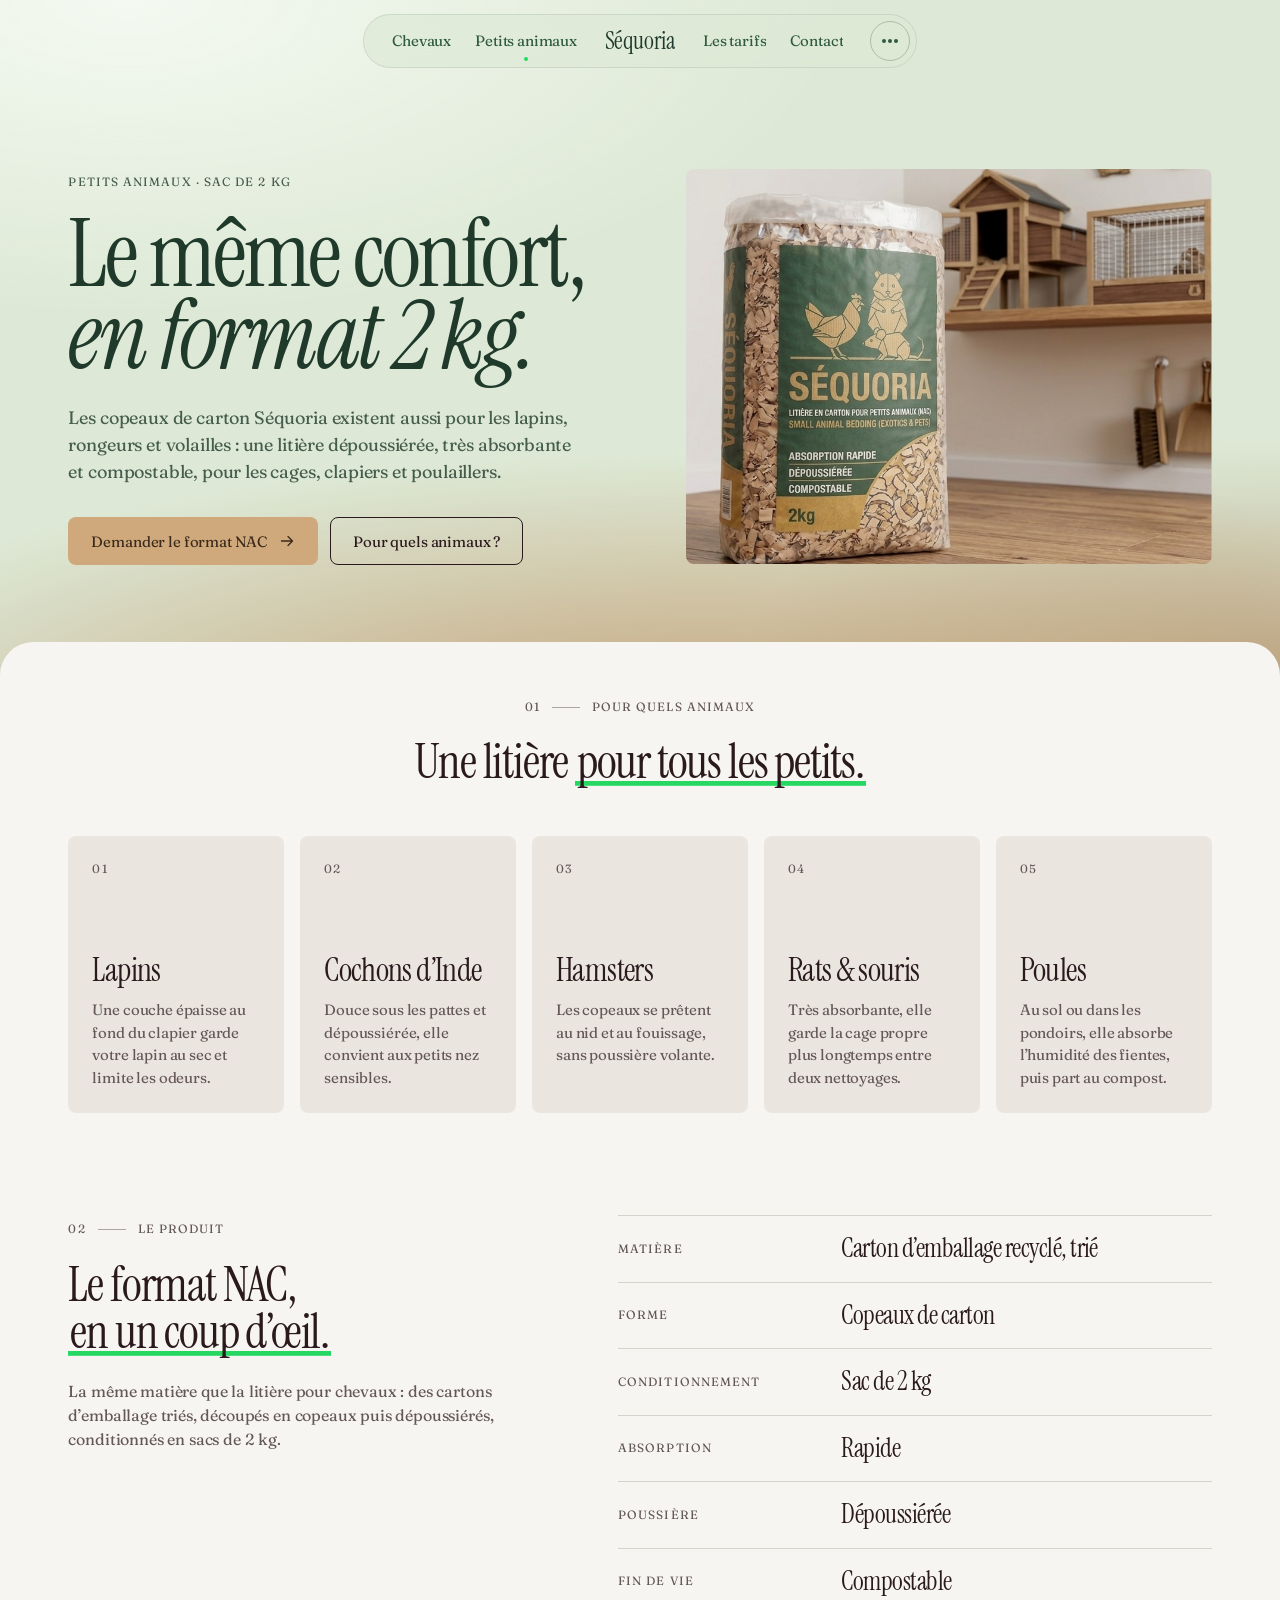
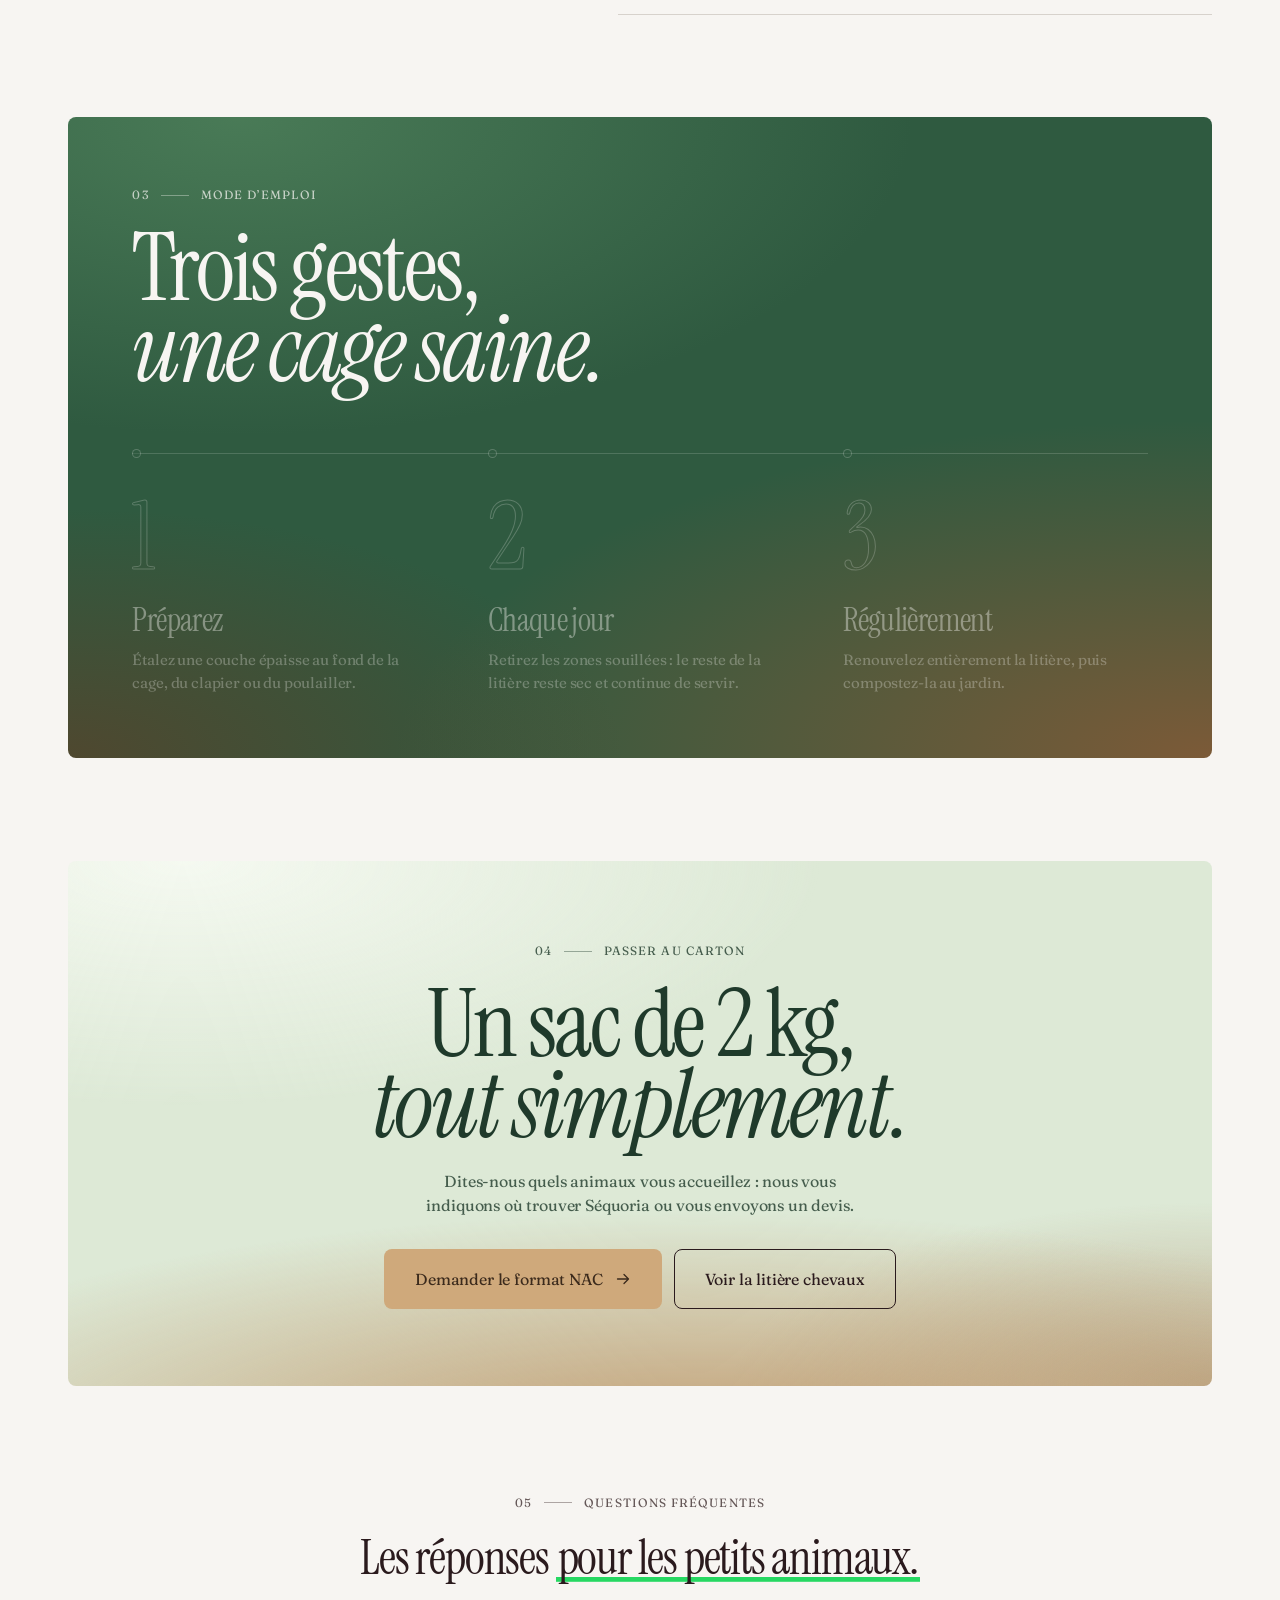
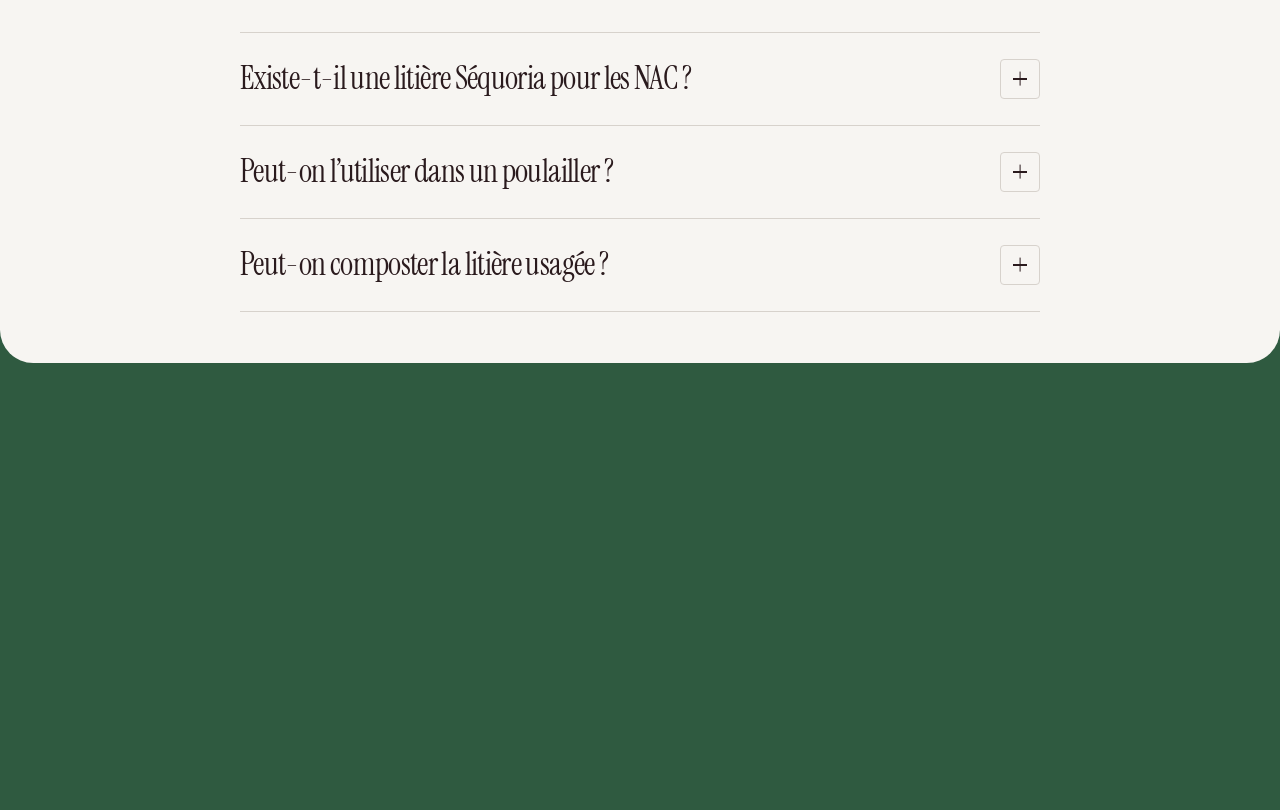
<file: litiere-nac/index.html>
<!doctype html>
<html lang="fr">
<head>
  <meta charset="utf-8">
  <meta name="viewport" content="width=device-width, initial-scale=1, viewport-fit=cover">
  <title>Litière pour petits animaux (NAC) en carton — Séquoria</title>
  <meta name="description" content="La litière Séquoria en copeaux de carton existe en sac de 2 kg pour les lapins, cochons d’Inde, hamsters, rats, souris et poules : dépoussiérée, très absorbante et compostable.">
  <meta name="theme-color" content="#dde9d8">
  <link rel="canonical" href="https://dynaspley.github.io/Sequoria/litiere-nac/">
  <meta property="og:type" content="website">
  <meta property="og:locale" content="fr_FR">
  <meta property="og:site_name" content="Séquoria">
  <meta property="og:title" content="Litière pour petits animaux (NAC) en carton — Séquoria">
  <meta property="og:description" content="La litière Séquoria en copeaux de carton existe en sac de 2 kg pour les lapins, cochons d’Inde, hamsters, rats, souris et poules : dépoussiérée, très absorbante et compostable.">
  <meta property="og:url" content="https://dynaspley.github.io/Sequoria/litiere-nac/">
  <meta property="og:image" content="https://dynaspley.github.io/Sequoria/assets/img/og-image.jpg">
  <meta name="twitter:card" content="summary_large_image">
  <link rel="icon" href="../assets/img/icons/favicon.svg" type="image/svg+xml">
  <link rel="apple-touch-icon" href="../assets/img/icons/apple-touch-icon.png">
  <link rel="manifest" href="../site.webmanifest">
  <link rel="preconnect" href="https://fonts.googleapis.com">
  <link rel="preconnect" href="https://fonts.gstatic.com" crossorigin>
  <link rel="stylesheet" href="https://fonts.googleapis.com/css2?family=Fraunces:opsz,wght,SOFT,WONK@9..144,300..500,0..100,0..1&family=Instrument+Serif:ital@0;1&display=swap">
  <link rel="stylesheet" href="../assets/css/style.css?v=25">
  <script>
    document.documentElement.classList.add('js');
    // Filet de sécurité : si le script principal ne se charge pas, tout le contenu reste visible.
    setTimeout(function () { if (!window.siteReady) document.documentElement.classList.remove('js'); }, 3000);
  </script>
  <script src="../assets/js/main.js?v=25" defer></script>
</head>
<body>
  <svg class="sprite" aria-hidden="true" focusable="false">
    <symbol id="i-arrow" viewBox="0 0 16 16"><path d="M2.5 8h11M9 3.5 13.5 8 9 12.5" fill="none" stroke="currentColor" stroke-width="1.3" stroke-linecap="round" stroke-linejoin="round"/></symbol>
    <symbol id="i-wave" viewBox="0 0 40 20"><path d="M2 10C4.9 3 8.1 3 11 10s6.1 7 9 0 6.1-7 9 0 6.1 7 9 0" fill="none" stroke="currentColor" stroke-width="1.6" stroke-linecap="round"/></symbol>
  </svg>

  <a class="skip-link" href="#contenu">Aller au contenu</a>

  <!-- ============ Navigation flottante ============ -->
  <header class="nav" data-nav>
    <nav class="nav__pill" aria-label="Navigation principale">
      <div class="nav__side">
        <a class="nav__link" href="../litiere-chevaux/" data-roll>Chevaux</a>
        <a class="nav__link" href="../litiere-nac/" aria-current="page" data-roll>Petits animaux</a>
      </div>
      <a class="nav__brand" href="../" aria-label="Séquoria, retour à l’accueil">
        <span data-roll>Séquoria</span>
      </a>
      <div class="nav__side nav__side--end">
        <a class="nav__link" href="../tarifs/" data-roll>Les tarifs</a>
        <a class="nav__link" href="../contact/" data-roll>Contact</a>
        <button class="nav__toggle" type="button" aria-expanded="false" aria-controls="menu" aria-label="Ouvrir le menu">
          <span class="nav__dots" aria-hidden="true"><i></i><i></i><i></i></span>
        </button>
      </div>
    </nav>
  </header>

  <div class="menu" id="menu" hidden>
    <div class="menu__inner container">
      <ol class="menu__list">
        <li style="--i:0"><a class="menu__link" href="../"><span class="menu__num">01</span><span class="menu__label">Accueil</span></a></li>
        <li style="--i:1"><a class="menu__link" href="../litiere-chevaux/"><span class="menu__num">02</span><span class="menu__label">Litière chevaux</span></a></li>
        <li style="--i:2"><a class="menu__link" href="../litiere-nac/"><span class="menu__num">03</span><span class="menu__label">Litière petits animaux</span></a></li>
        <li style="--i:3"><a class="menu__link" href="../tarifs/"><span class="menu__num">04</span><span class="menu__label">Les tarifs</span></a></li>
        <li style="--i:4"><a class="menu__link" href="../#usage"><span class="menu__num">05</span><span class="menu__label">Mode d’emploi</span></a></li>
        <li style="--i:5"><a class="menu__link" href="../#faq"><span class="menu__num">06</span><span class="menu__label">Questions fréquentes</span></a></li>
        <li style="--i:6"><a class="menu__link" href="../contact/"><span class="menu__num">07</span><span class="menu__label">Demander un devis</span></a></li>
      </ol>
      <div class="menu__foot">
        <p>Du carton au box, <em>du box au champ.</em></p>
        <a class="link link--light" href="mailto:contact@example.com">contact@example.com</a>
      </div>
    </div>
  </div>

  <main id="contenu">
    <!-- ============ En-tête ============ -->
    <section class="page-hero" id="top">
      <div class="container page-hero__inner">
        <div class="page-hero__text">
          <p class="kicker" data-reveal>Petits animaux · Sac de 2&nbsp;kg</p>
          <h1 class="display page-hero__title" data-split>Le même confort, <em>en format 2&nbsp;kg.</em></h1>
          <p class="page-hero__lead" data-reveal>Les copeaux de carton Séquoria existent aussi pour les lapins, rongeurs et volailles&nbsp;: une litière dépoussiérée, très absorbante et compostable, pour les cages, clapiers et poulaillers.</p>
          <div class="page-hero__actions" data-reveal>
            <a class="btn btn--primary" href="../contact/?produit=nac" data-magnetic>
              <span class="btn__label" data-roll>Demander le format NAC</span><span class="btn__icon" aria-hidden="true"><svg><use href="#i-arrow"/></svg><svg><use href="#i-arrow"/></svg></span>
            </a>
            <a class="btn btn--ghost" href="#animaux" data-magnetic>
              <span class="btn__label" data-roll>Pour quels animaux&nbsp;?</span>
            </a>
          </div>
        </div>
        <figure class="photo page-hero__photo" data-photo>
                <div class="photo__media" data-speed="-0.04">
                  <img src="../assets/img/photos/sequoria-nac-sac.jpg" alt="Un sac de 2 kg de litière Séquoria pour petits animaux, devant une étagère avec un clapier et une cage" width="1407" height="768" fetchpriority="high" decoding="async">
                </div>
              </figure>
      </div>
    </section>

    <div class="sheet sheet--page">
      <!-- ============ Animaux ============ -->
      <section class="section" id="animaux">
        <div class="container">
          <header class="section-head center">
            <p class="kicker" data-reveal><span>01</span>Pour quels animaux</p>
            <h2 class="heading-lg" data-split>Une litière <mark>pour tous les petits</mark>.</h2>
          </header>
          <ul class="animals">
            <li data-reveal style="--i:0">
              <article class="benefit">
                <p class="benefit__num">01</p>
                <h3 class="benefit__title">Lapins</h3>
                <p class="benefit__text">Une couche épaisse au fond du clapier garde votre lapin au sec et limite les odeurs.</p>
              </article>
            </li>
            <li data-reveal style="--i:1">
              <article class="benefit">
                <p class="benefit__num">02</p>
                <h3 class="benefit__title">Cochons d’Inde</h3>
                <p class="benefit__text">Douce sous les pattes et dépoussiérée, elle convient aux petits nez sensibles.</p>
              </article>
            </li>
            <li data-reveal style="--i:2">
              <article class="benefit">
                <p class="benefit__num">03</p>
                <h3 class="benefit__title">Hamsters</h3>
                <p class="benefit__text">Les copeaux se prêtent au nid et au fouissage, sans poussière volante.</p>
              </article>
            </li>
            <li data-reveal style="--i:3">
              <article class="benefit">
                <p class="benefit__num">04</p>
                <h3 class="benefit__title">Rats &amp; souris</h3>
                <p class="benefit__text">Très absorbante, elle garde la cage propre plus longtemps entre deux nettoyages.</p>
              </article>
            </li>
            <li data-reveal style="--i:4">
              <article class="benefit">
                <p class="benefit__num">05</p>
                <h3 class="benefit__title">Poules</h3>
                <p class="benefit__text">Au sol ou dans les pondoirs, elle absorbe l’humidité des fientes, puis part au compost.</p>
              </article>
            </li>
          </ul>
        </div>
      </section>

      <!-- ============ Le produit ============ -->
      <section class="section" id="produit">
        <div class="container specs">
          <header class="specs__head">
            <p class="kicker" data-reveal><span>02</span>Le produit</p>
            <h2 class="heading-lg" data-split>Le format NAC, <mark>en un coup d’œil</mark>.</h2>
            <p class="specs__text" data-reveal>La même matière que la litière pour chevaux&nbsp;: des cartons d’emballage triés, découpés en copeaux puis dépoussiérés, conditionnés en sacs de 2&nbsp;kg.</p>
          </header>
          <!-- Caractéristiques : complétez avec vos données (dimensions des copeaux, sacs par palette…). -->
          <dl class="spec-list" data-reveal>
            <div><dt>Matière</dt><dd>Carton d’emballage recyclé, trié</dd></div>
            <div><dt>Forme</dt><dd>Copeaux de carton</dd></div>
            <div><dt>Conditionnement</dt><dd>Sac de 2&nbsp;kg</dd></div>
            <div><dt>Absorption</dt><dd>Rapide</dd></div>
            <div><dt>Poussière</dt><dd>Dépoussiérée</dd></div>
            <div><dt>Fin de vie</dt><dd>Compostable</dd></div>
          </dl>
        </div>
      </section>

      <!-- ============ Mode d'emploi ============ -->
      <section class="section usage" id="utilisation">
        <div class="container">
          <div class="usage__panel" data-usage>
            <div class="usage__intro usage__intro--solo">
              <header class="usage__head">
                <p class="kicker kicker--light" data-reveal><span>03</span>Mode d’emploi</p>
                <h2 class="display" data-split>Trois gestes, <em>une cage saine.</em></h2>
              </header>
            </div>
            <div class="usage__body">
              <div class="usage__track" aria-hidden="true"><span class="usage__fill"></span></div>
              <ol class="steps">
                <li class="step">
                  <span class="step__num" aria-hidden="true">1</span>
                  <h3 class="step__title">Préparez</h3>
                  <p class="step__text">Étalez une couche épaisse au fond de la cage, du clapier ou du poulailler.</p>
                </li>
                <li class="step">
                  <span class="step__num" aria-hidden="true">2</span>
                  <h3 class="step__title">Chaque jour</h3>
                  <p class="step__text">Retirez les zones souillées&nbsp;: le reste de la litière reste sec et continue de servir.</p>
                </li>
                <li class="step">
                  <span class="step__num" aria-hidden="true">3</span>
                  <h3 class="step__title">Régulièrement</h3>
                  <p class="step__text">Renouvelez entièrement la litière, puis compostez-la au jardin.</p>
                </li>
              </ol>
            </div>
          </div>
        </div>
      </section>

      <!-- ============ Appel à l'action ============ -->
      <section class="section">
        <div class="container">
          <div class="page-cta">
            <p class="kicker" data-reveal><span>04</span>Passer au carton</p>
            <h2 class="display" data-split>Un sac de 2&nbsp;kg, <em>tout simplement.</em></h2>
            <p class="page-cta__text" data-reveal>Dites-nous quels animaux vous accueillez&nbsp;: nous vous indiquons où trouver Séquoria ou vous envoyons un devis.</p>
            <div class="page-cta__actions" data-reveal>
            <a class="btn btn--primary btn--lg" href="../contact/?produit=nac" data-magnetic>
              <span class="btn__label" data-roll>Demander le format NAC</span><span class="btn__icon" aria-hidden="true"><svg><use href="#i-arrow"/></svg><svg><use href="#i-arrow"/></svg></span>
            </a>
            <a class="btn btn--ghost btn--lg" href="../litiere-chevaux/" data-magnetic>
              <span class="btn__label" data-roll>Voir la litière chevaux</span>
            </a>
            </div>
          </div>
        </div>
      </section>

      <!-- ============ Questions ============ -->
      <section class="section faq" id="faq">
        <div class="container container--narrow">
          <header class="section-head center">
            <p class="kicker" data-reveal><span>05</span>Questions fréquentes</p>
            <h2 class="heading-lg" data-split>Les réponses <mark>pour les petits animaux</mark>.</h2>
          </header>
          <div class="faq__list">
            <div class="faq__item" data-reveal style="--i:0">
              <h3 class="faq__h"><button class="faq__q" type="button" aria-expanded="false" aria-controls="faq-a1" id="faq-q1"><span>Existe-t-il une litière Séquoria pour les NAC&nbsp;?</span><span class="faq__icon" aria-hidden="true"></span></button></h3>
              <div class="faq__a" id="faq-a1" role="region" aria-labelledby="faq-q1"><div class="faq__a-inner"><p>Oui&nbsp;: Séquoria existe en sac de 2&nbsp;kg pour les lapins, cochons d’Inde, hamsters, rats ou souris. C’est la même litière en carton, dépoussiérée et très absorbante, dans un format adapté aux cages et aux clapiers.</p></div></div>
            </div>
            <div class="faq__item" data-reveal style="--i:1">
              <h3 class="faq__h"><button class="faq__q" type="button" aria-expanded="false" aria-controls="faq-a2" id="faq-q2"><span>Peut-on l’utiliser dans un poulailler&nbsp;?</span><span class="faq__icon" aria-hidden="true"></span></button></h3>
              <div class="faq__a" id="faq-a2" role="region" aria-labelledby="faq-q2"><div class="faq__a-inner"><p>Oui. Étalée en couche épaisse au sol ou dans les pondoirs, elle absorbe l’humidité des fientes et limite les odeurs, puis se composte avec elles au jardin.</p></div></div>
            </div>
            <div class="faq__item" data-reveal style="--i:2">
              <h3 class="faq__h"><button class="faq__q" type="button" aria-expanded="false" aria-controls="faq-a3" id="faq-q3"><span>Peut-on composter la litière usagée&nbsp;?</span><span class="faq__icon" aria-hidden="true"></span></button></h3>
              <div class="faq__a" id="faq-a3" role="region" aria-labelledby="faq-q3"><div class="faq__a-inner"><p>Oui&nbsp;: la litière souillée se composte au jardin avec les déjections de vos animaux et se transforme en amendement pour vos plantations.</p></div></div>
            </div>
          </div>
        </div>
      </section>
    </div>
  </main>

  <!-- ============ Pied de page ============ -->
  <footer class="footer" data-footer>
    <canvas class="footer__canvas" data-ribbon="footer" aria-hidden="true"></canvas>
    <div class="footer__inner container">
      <div class="footer__grid">
        <div class="footer__intro">
          <p class="footer__tagline">Du carton au box,<br><em>du box au champ.</em></p>
          <p class="footer__brand" aria-hidden="true">Séquoria</p>
        </div>
        <nav class="footer__col" aria-label="Plan du site">
          <p class="footer__label">Litière</p>
          <ul>
            <li><a href="../litiere-chevaux/" data-roll>Litière chevaux</a></li>
            <li><a href="../litiere-nac/" data-roll>Petits animaux</a></li>
            <li><a href="../tarifs/" data-roll>Les tarifs</a></li>
            <li><a href="../#usage" data-roll>Mode d’emploi</a></li>
            <li><a href="../#faq" data-roll>Questions</a></li>
          </ul>
        </nav>
        <div class="footer__col">
          <p class="footer__label">Contact</p>
          <ul>
            <li><a href="mailto:contact@example.com" data-roll>contact@example.com</a></li>
            <li><a href="../contact/" data-roll>Demander un devis</a></li>
          </ul>
        </div>
        <div class="footer__col">
          <p class="footer__label">Suivre</p>
          <!-- Remplacez « # » par l’adresse de vos comptes. -->
          <ul>
            <li><a href="#" data-roll>Instagram</a></li>
            <li><a href="#" data-roll>Facebook</a></li>
            <li><a href="#" data-roll>LinkedIn</a></li>
          </ul>
        </div>
      </div>
      <div class="footer__bottom">
        <p>© <span data-year>2026</span> Séquoria — Litière en carton recyclé</p>
        <ul>
          <li><a href="../mentions-legales/" data-roll>Mentions légales</a></li>
          <li><a href="../confidentialite/" data-roll>Confidentialité</a></li>
          <li><a href="#top" data-roll>Haut de page ↑</a></li>
        </ul>
      </div>
    </div>
  </footer>
</body>
</html>
</file>
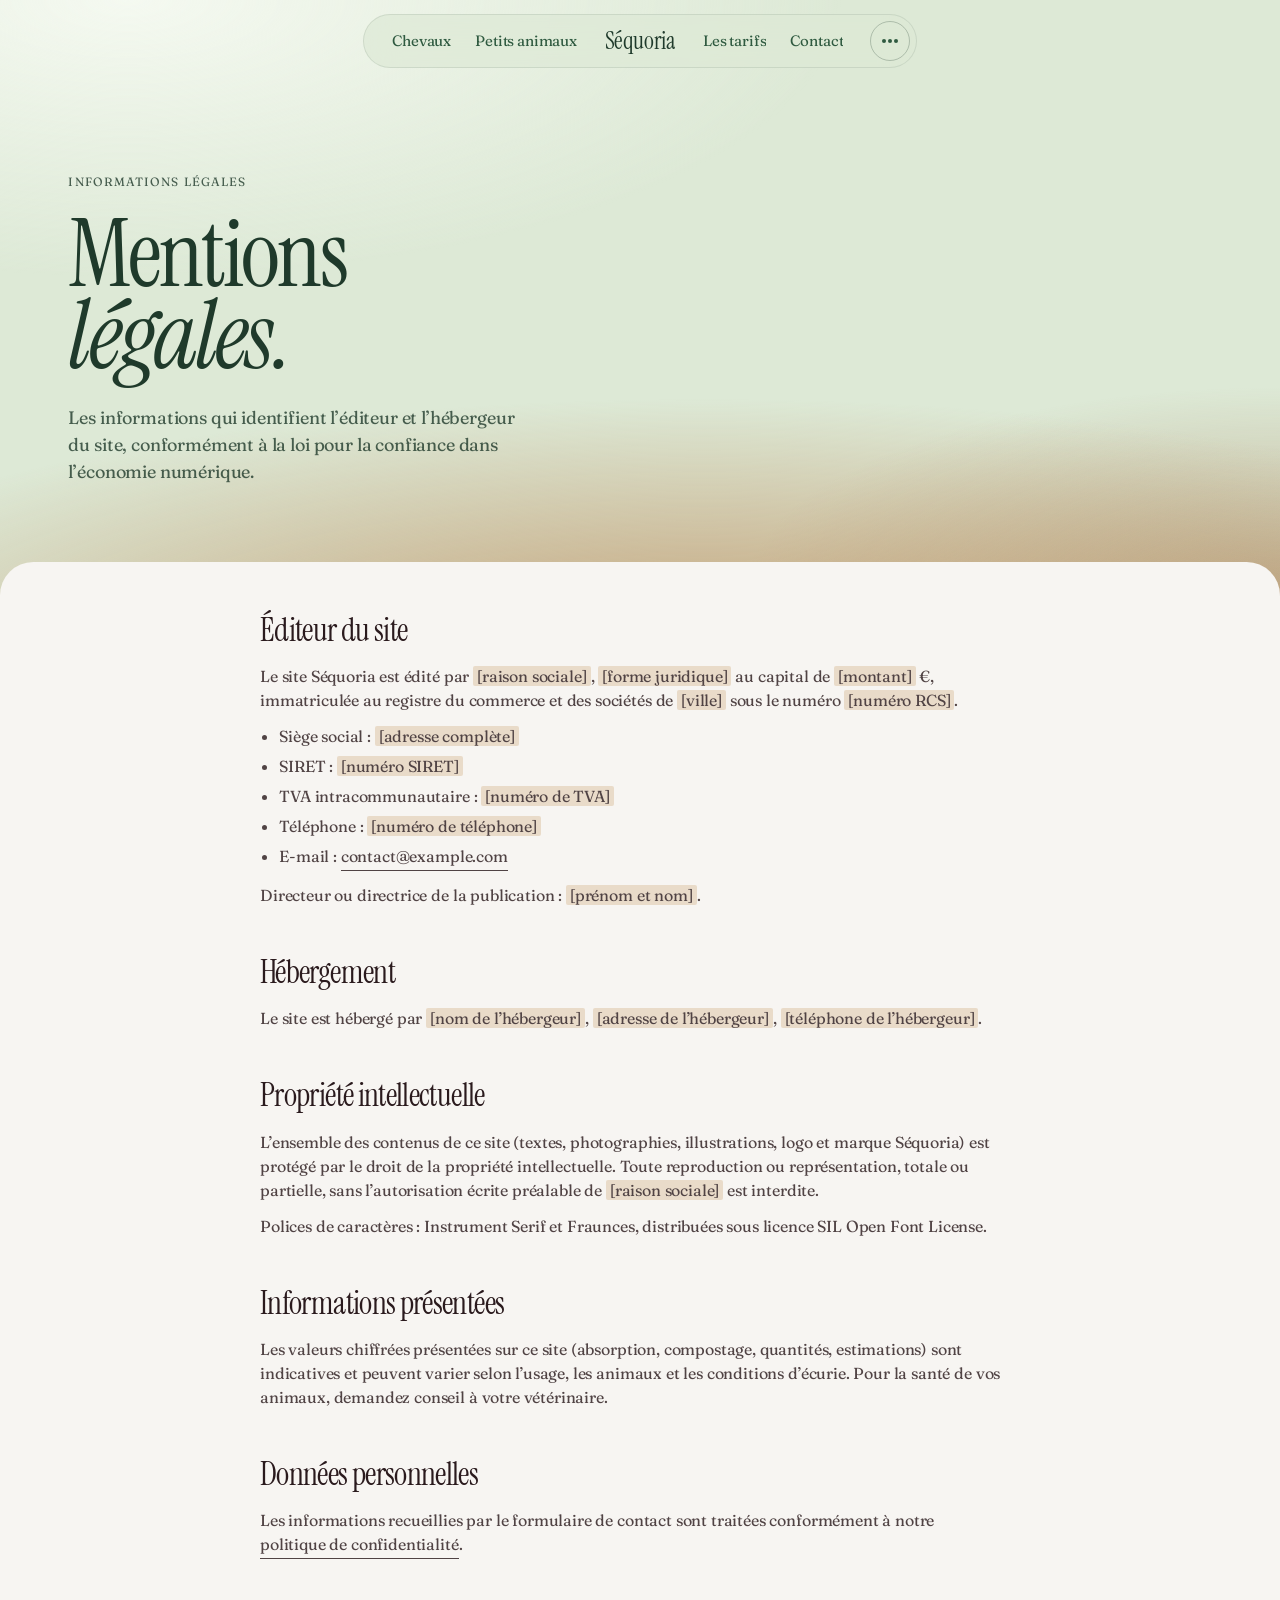
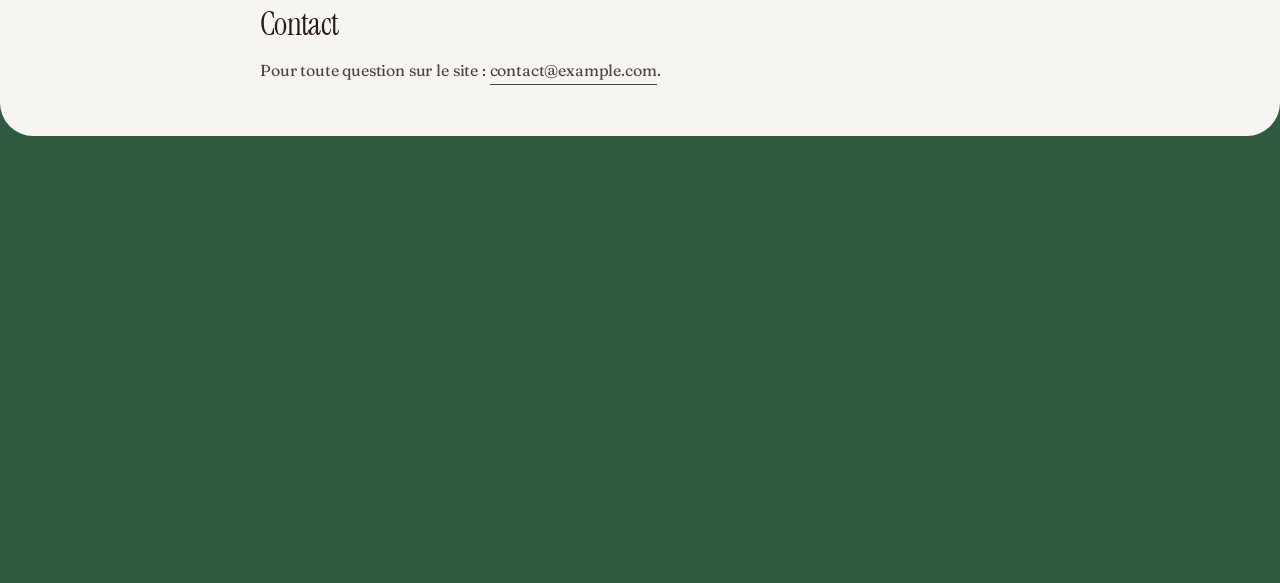
<file: mentions-legales/index.html>
<!doctype html>
<html lang="fr">
<head>
  <meta charset="utf-8">
  <meta name="viewport" content="width=device-width, initial-scale=1, viewport-fit=cover">
  <title>Mentions légales — Séquoria</title>
  <meta name="description" content="Mentions légales du site Séquoria : éditeur, hébergeur, propriété intellectuelle.">
  <meta name="theme-color" content="#dde9d8">
  <link rel="canonical" href="https://dynaspley.github.io/Sequoria/mentions-legales/">
  <meta property="og:type" content="website">
  <meta property="og:locale" content="fr_FR">
  <meta property="og:site_name" content="Séquoria">
  <meta property="og:title" content="Mentions légales — Séquoria">
  <meta property="og:description" content="Mentions légales du site Séquoria : éditeur, hébergeur, propriété intellectuelle.">
  <meta property="og:url" content="https://dynaspley.github.io/Sequoria/mentions-legales/">
  <meta property="og:image" content="https://dynaspley.github.io/Sequoria/assets/img/og-image.jpg">
  <meta name="twitter:card" content="summary_large_image">
  <link rel="icon" href="../assets/img/icons/favicon.svg" type="image/svg+xml">
  <link rel="apple-touch-icon" href="../assets/img/icons/apple-touch-icon.png">
  <link rel="manifest" href="../site.webmanifest">
  <link rel="preconnect" href="https://fonts.googleapis.com">
  <link rel="preconnect" href="https://fonts.gstatic.com" crossorigin>
  <link rel="stylesheet" href="https://fonts.googleapis.com/css2?family=Fraunces:opsz,wght,SOFT,WONK@9..144,300..500,0..100,0..1&family=Instrument+Serif:ital@0;1&display=swap">
  <link rel="stylesheet" href="../assets/css/style.css?v=25">
  <script>
    document.documentElement.classList.add('js');
    // Filet de sécurité : si le script principal ne se charge pas, tout le contenu reste visible.
    setTimeout(function () { if (!window.siteReady) document.documentElement.classList.remove('js'); }, 3000);
  </script>
  <script src="../assets/js/main.js?v=25" defer></script>
</head>
<body>
  <svg class="sprite" aria-hidden="true" focusable="false">
    <symbol id="i-arrow" viewBox="0 0 16 16"><path d="M2.5 8h11M9 3.5 13.5 8 9 12.5" fill="none" stroke="currentColor" stroke-width="1.3" stroke-linecap="round" stroke-linejoin="round"/></symbol>
    <symbol id="i-wave" viewBox="0 0 40 20"><path d="M2 10C4.9 3 8.1 3 11 10s6.1 7 9 0 6.1-7 9 0 6.1 7 9 0" fill="none" stroke="currentColor" stroke-width="1.6" stroke-linecap="round"/></symbol>
  </svg>

  <a class="skip-link" href="#contenu">Aller au contenu</a>

  <!-- ============ Navigation flottante ============ -->
  <header class="nav" data-nav>
    <nav class="nav__pill" aria-label="Navigation principale">
      <div class="nav__side">
        <a class="nav__link" href="../litiere-chevaux/" data-roll>Chevaux</a>
        <a class="nav__link" href="../litiere-nac/" data-roll>Petits animaux</a>
      </div>
      <a class="nav__brand" href="../" aria-label="Séquoria, retour à l’accueil">
        <span data-roll>Séquoria</span>
      </a>
      <div class="nav__side nav__side--end">
        <a class="nav__link" href="../tarifs/" data-roll>Les tarifs</a>
        <a class="nav__link" href="../contact/" data-roll>Contact</a>
        <button class="nav__toggle" type="button" aria-expanded="false" aria-controls="menu" aria-label="Ouvrir le menu">
          <span class="nav__dots" aria-hidden="true"><i></i><i></i><i></i></span>
        </button>
      </div>
    </nav>
  </header>

  <div class="menu" id="menu" hidden>
    <div class="menu__inner container">
      <ol class="menu__list">
        <li style="--i:0"><a class="menu__link" href="../"><span class="menu__num">01</span><span class="menu__label">Accueil</span></a></li>
        <li style="--i:1"><a class="menu__link" href="../litiere-chevaux/"><span class="menu__num">02</span><span class="menu__label">Litière chevaux</span></a></li>
        <li style="--i:2"><a class="menu__link" href="../litiere-nac/"><span class="menu__num">03</span><span class="menu__label">Litière petits animaux</span></a></li>
        <li style="--i:3"><a class="menu__link" href="../tarifs/"><span class="menu__num">04</span><span class="menu__label">Les tarifs</span></a></li>
        <li style="--i:4"><a class="menu__link" href="../#usage"><span class="menu__num">05</span><span class="menu__label">Mode d’emploi</span></a></li>
        <li style="--i:5"><a class="menu__link" href="../#faq"><span class="menu__num">06</span><span class="menu__label">Questions fréquentes</span></a></li>
        <li style="--i:6"><a class="menu__link" href="../contact/"><span class="menu__num">07</span><span class="menu__label">Demander un devis</span></a></li>
      </ol>
      <div class="menu__foot">
        <p>Du carton au box, <em>du box au champ.</em></p>
        <a class="link link--light" href="mailto:contact@example.com">contact@example.com</a>
      </div>
    </div>
  </div>

  <main id="contenu">
    <!-- ============ En-tête ============ -->
    <section class="page-hero" id="top">
      <div class="container page-hero__inner page-hero__inner--solo">
        <div class="page-hero__text">
          <p class="kicker" data-reveal>Informations légales</p>
          <h1 class="display page-hero__title" data-split>Mentions <em>légales.</em></h1>
          <p class="page-hero__lead" data-reveal>Les informations qui identifient l’éditeur et l’hébergeur du site, conformément à la loi pour la confiance dans l’économie numérique.</p>
        </div>
      </div>
    </section>

    <div class="sheet sheet--page">
      <section class="section">
        <div class="container">
          <!-- Complétez chaque information surlignée, puis retirez la classe « todo ». -->
          <article class="legal">
            <h2>Éditeur du site</h2>
            <p>Le site Séquoria est édité par <span class="todo">[raison sociale]</span>, <span class="todo">[forme juridique]</span> au capital de <span class="todo">[montant]</span>&nbsp;€, immatriculée au registre du commerce et des sociétés de <span class="todo">[ville]</span> sous le numéro <span class="todo">[numéro RCS]</span>.</p>
            <ul>
              <li>Siège social&nbsp;: <span class="todo">[adresse complète]</span></li>
              <li>SIRET&nbsp;: <span class="todo">[numéro SIRET]</span></li>
              <li>TVA intracommunautaire&nbsp;: <span class="todo">[numéro de TVA]</span></li>
              <li>Téléphone&nbsp;: <span class="todo">[numéro de téléphone]</span></li>
              <li>E-mail&nbsp;: <a class="link" href="mailto:contact@example.com">contact@example.com</a></li>
            </ul>
            <p>Directeur ou directrice de la publication&nbsp;: <span class="todo">[prénom et nom]</span>.</p>

            <h2>Hébergement</h2>
            <p>Le site est hébergé par <span class="todo">[nom de l’hébergeur]</span>, <span class="todo">[adresse de l’hébergeur]</span>, <span class="todo">[téléphone de l’hébergeur]</span>.</p>

            <h2>Propriété intellectuelle</h2>
            <p>L’ensemble des contenus de ce site (textes, photographies, illustrations, logo et marque Séquoria) est protégé par le droit de la propriété intellectuelle. Toute reproduction ou représentation, totale ou partielle, sans l’autorisation écrite préalable de <span class="todo">[raison sociale]</span> est interdite.</p>
            <p>Polices de caractères&nbsp;: Instrument Serif et Fraunces, distribuées sous licence SIL Open Font License.</p>

            <h2>Informations présentées</h2>
            <p>Les valeurs chiffrées présentées sur ce site (absorption, compostage, quantités, estimations) sont indicatives et peuvent varier selon l’usage, les animaux et les conditions d’écurie. Pour la santé de vos animaux, demandez conseil à votre vétérinaire.</p>

            <h2>Données personnelles</h2>
            <p>Les informations recueillies par le formulaire de contact sont traitées conformément à notre <a class="link" href="../confidentialite/">politique de confidentialité</a>.</p>

            <h2>Contact</h2>
            <p>Pour toute question sur le site&nbsp;: <a class="link" href="mailto:contact@example.com">contact@example.com</a>.</p>
          </article>
        </div>
      </section>
    </div>
  </main>

  <!-- ============ Pied de page ============ -->
  <footer class="footer" data-footer>
    <canvas class="footer__canvas" data-ribbon="footer" aria-hidden="true"></canvas>
    <div class="footer__inner container">
      <div class="footer__grid">
        <div class="footer__intro">
          <p class="footer__tagline">Du carton au box,<br><em>du box au champ.</em></p>
          <p class="footer__brand" aria-hidden="true">Séquoria</p>
        </div>
        <nav class="footer__col" aria-label="Plan du site">
          <p class="footer__label">Litière</p>
          <ul>
            <li><a href="../litiere-chevaux/" data-roll>Litière chevaux</a></li>
            <li><a href="../litiere-nac/" data-roll>Petits animaux</a></li>
            <li><a href="../tarifs/" data-roll>Les tarifs</a></li>
            <li><a href="../#usage" data-roll>Mode d’emploi</a></li>
            <li><a href="../#faq" data-roll>Questions</a></li>
          </ul>
        </nav>
        <div class="footer__col">
          <p class="footer__label">Contact</p>
          <ul>
            <li><a href="mailto:contact@example.com" data-roll>contact@example.com</a></li>
            <li><a href="../contact/" data-roll>Demander un devis</a></li>
          </ul>
        </div>
        <div class="footer__col">
          <p class="footer__label">Suivre</p>
          <!-- Remplacez « # » par l’adresse de vos comptes. -->
          <ul>
            <li><a href="#" data-roll>Instagram</a></li>
            <li><a href="#" data-roll>Facebook</a></li>
            <li><a href="#" data-roll>LinkedIn</a></li>
          </ul>
        </div>
      </div>
      <div class="footer__bottom">
        <p>© <span data-year>2026</span> Séquoria — Litière en carton recyclé</p>
        <ul>
          <li><a href="../mentions-legales/" data-roll>Mentions légales</a></li>
          <li><a href="../confidentialite/" data-roll>Confidentialité</a></li>
          <li><a href="#top" data-roll>Haut de page ↑</a></li>
        </ul>
      </div>
    </div>
  </footer>
</body>
</html>
</file>
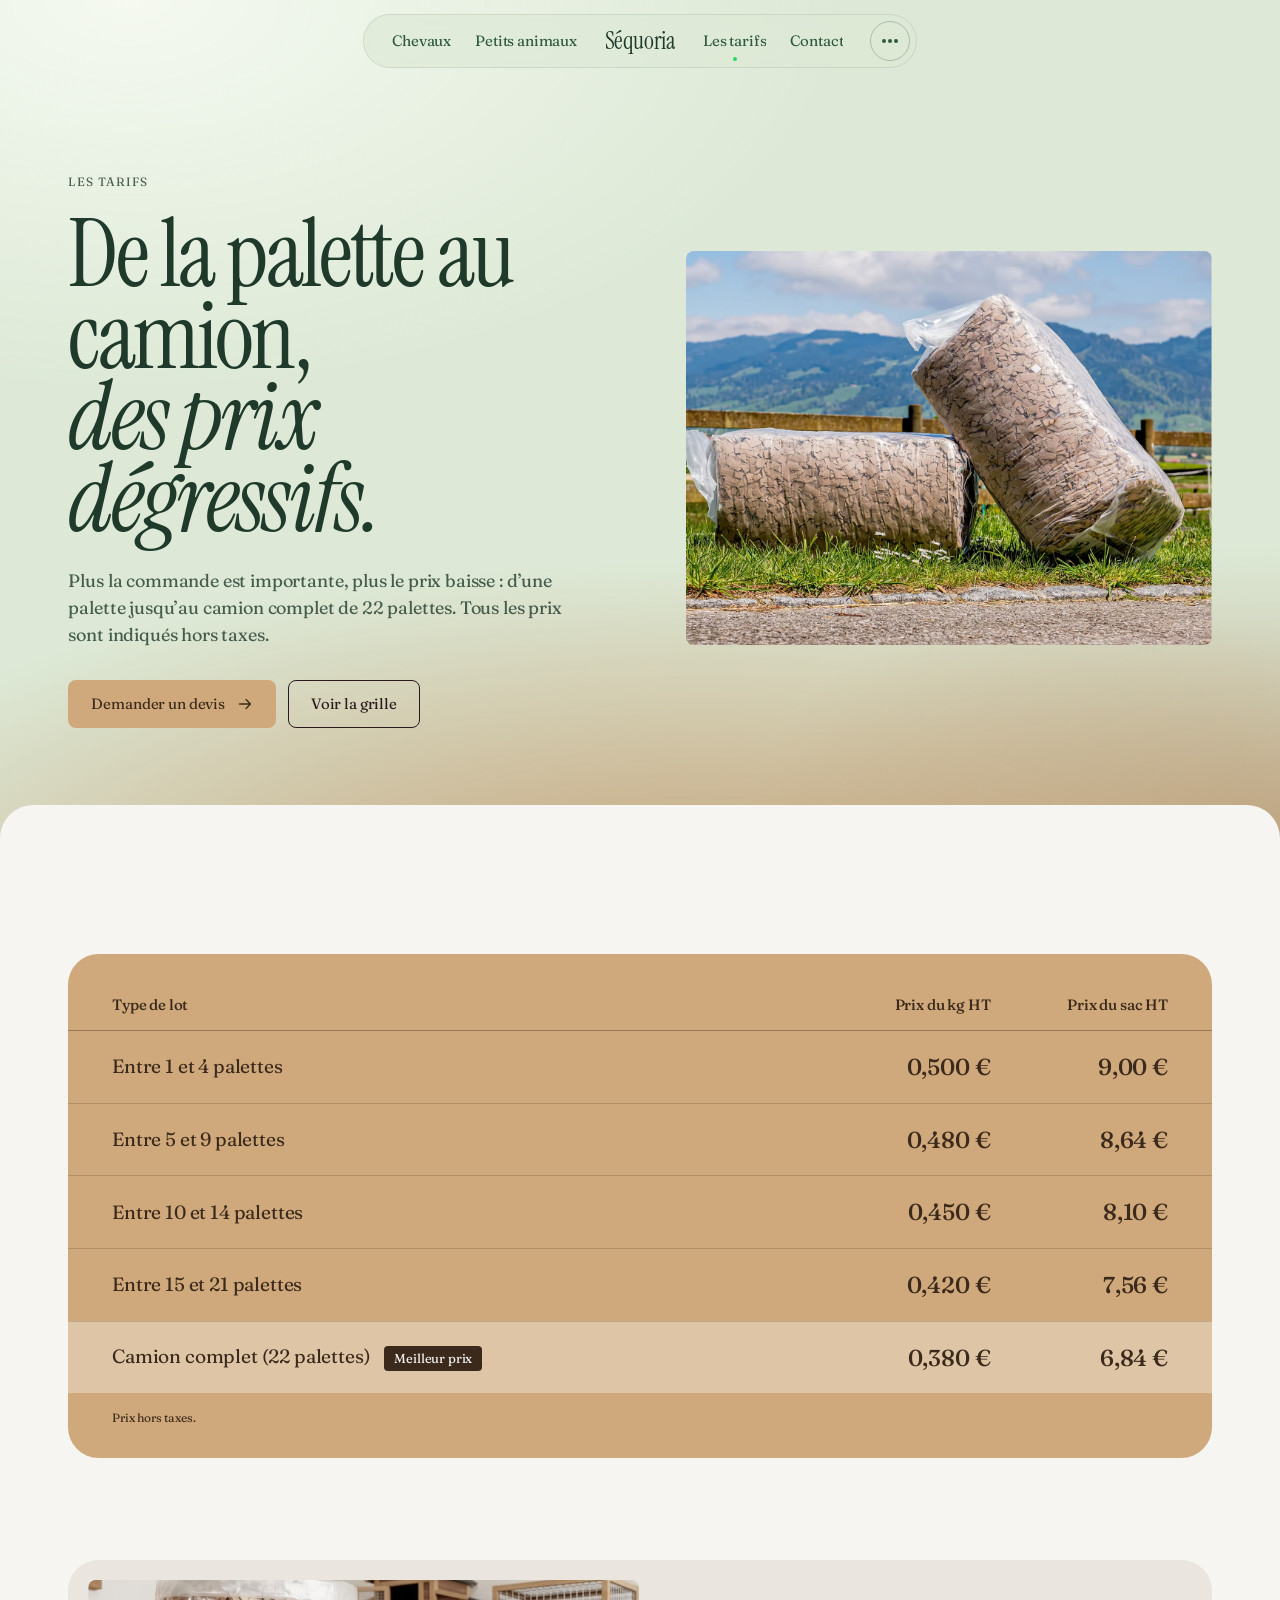
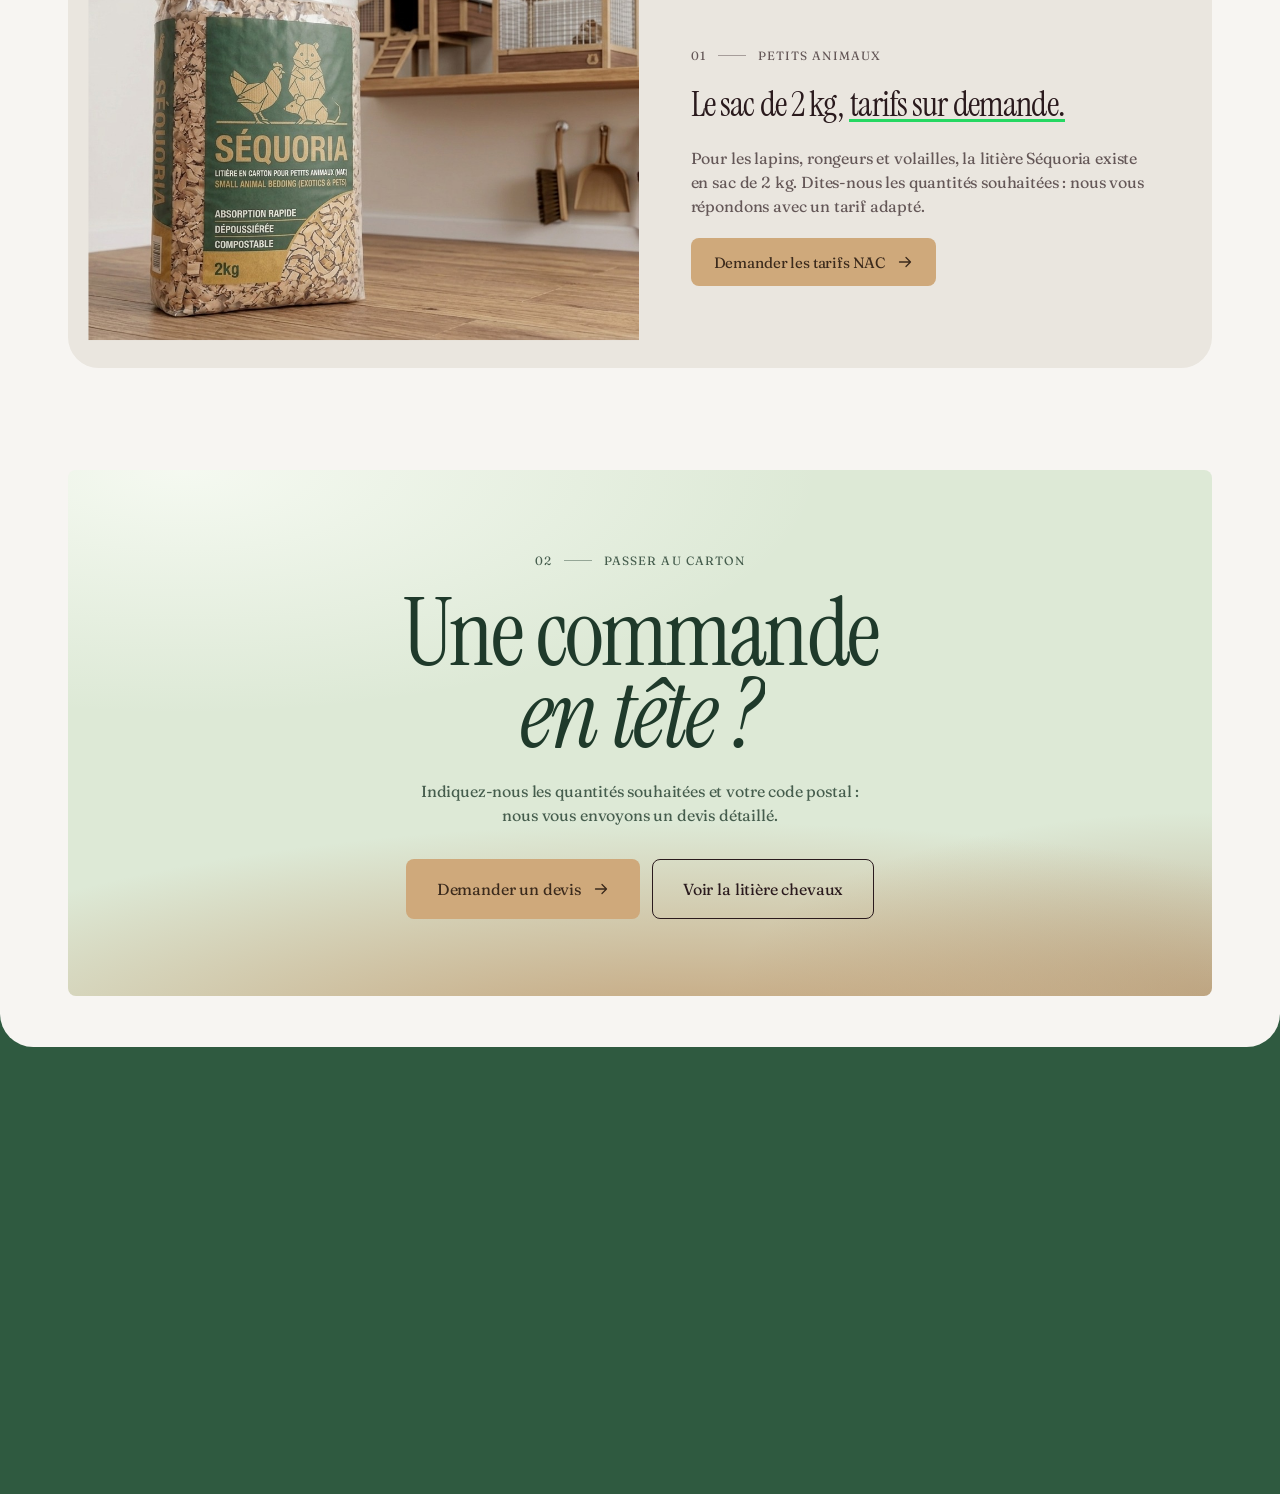
<file: tarifs/index.html>
<!doctype html>
<html lang="fr">
<head>
  <meta charset="utf-8">
  <meta name="viewport" content="width=device-width, initial-scale=1, viewport-fit=cover">
  <title>Les tarifs de la litière en carton — Séquoria</title>
  <meta name="description" content="Tarifs dégressifs de la litière Séquoria pour chevaux, d’une palette au camion complet de 22 palettes. Prix hors taxes ; litière pour petits animaux sur demande.">
  <meta name="theme-color" content="#dde9d8">
  <link rel="canonical" href="https://dynaspley.github.io/Sequoria/tarifs/">
  <meta property="og:type" content="website">
  <meta property="og:locale" content="fr_FR">
  <meta property="og:site_name" content="Séquoria">
  <meta property="og:title" content="Les tarifs de la litière en carton — Séquoria">
  <meta property="og:description" content="Tarifs dégressifs de la litière Séquoria pour chevaux, d’une palette au camion complet de 22 palettes. Prix hors taxes ; litière pour petits animaux sur demande.">
  <meta property="og:url" content="https://dynaspley.github.io/Sequoria/tarifs/">
  <meta property="og:image" content="https://dynaspley.github.io/Sequoria/assets/img/og-image.jpg">
  <meta name="twitter:card" content="summary_large_image">
  <link rel="icon" href="../assets/img/icons/favicon.svg" type="image/svg+xml">
  <link rel="apple-touch-icon" href="../assets/img/icons/apple-touch-icon.png">
  <link rel="manifest" href="../site.webmanifest">
  <link rel="preconnect" href="https://fonts.googleapis.com">
  <link rel="preconnect" href="https://fonts.gstatic.com" crossorigin>
  <link rel="stylesheet" href="https://fonts.googleapis.com/css2?family=Fraunces:opsz,wght,SOFT,WONK@9..144,300..500,0..100,0..1&family=Instrument+Serif:ital@0;1&display=swap">
  <link rel="stylesheet" href="../assets/css/style.css?v=25">
  <script>
    document.documentElement.classList.add('js');
    // Filet de sécurité : si le script principal ne se charge pas, tout le contenu reste visible.
    setTimeout(function () { if (!window.siteReady) document.documentElement.classList.remove('js'); }, 3000);
  </script>
  <script src="../assets/js/main.js?v=25" defer></script>
</head>
<body>
  <svg class="sprite" aria-hidden="true" focusable="false">
    <symbol id="i-arrow" viewBox="0 0 16 16"><path d="M2.5 8h11M9 3.5 13.5 8 9 12.5" fill="none" stroke="currentColor" stroke-width="1.3" stroke-linecap="round" stroke-linejoin="round"/></symbol>
    <symbol id="i-wave" viewBox="0 0 40 20"><path d="M2 10C4.9 3 8.1 3 11 10s6.1 7 9 0 6.1-7 9 0 6.1 7 9 0" fill="none" stroke="currentColor" stroke-width="1.6" stroke-linecap="round"/></symbol>
  </svg>

  <a class="skip-link" href="#contenu">Aller au contenu</a>

  <!-- ============ Navigation flottante ============ -->
  <header class="nav" data-nav>
    <nav class="nav__pill" aria-label="Navigation principale">
      <div class="nav__side">
        <a class="nav__link" href="../litiere-chevaux/" data-roll>Chevaux</a>
        <a class="nav__link" href="../litiere-nac/" data-roll>Petits animaux</a>
      </div>
      <a class="nav__brand" href="../" aria-label="Séquoria, retour à l’accueil">
        <span data-roll>Séquoria</span>
      </a>
      <div class="nav__side nav__side--end">
        <a class="nav__link" href="../tarifs/" aria-current="page" data-roll>Les tarifs</a>
        <a class="nav__link" href="../contact/" data-roll>Contact</a>
        <button class="nav__toggle" type="button" aria-expanded="false" aria-controls="menu" aria-label="Ouvrir le menu">
          <span class="nav__dots" aria-hidden="true"><i></i><i></i><i></i></span>
        </button>
      </div>
    </nav>
  </header>

  <div class="menu" id="menu" hidden>
    <div class="menu__inner container">
      <ol class="menu__list">
        <li style="--i:0"><a class="menu__link" href="../"><span class="menu__num">01</span><span class="menu__label">Accueil</span></a></li>
        <li style="--i:1"><a class="menu__link" href="../litiere-chevaux/"><span class="menu__num">02</span><span class="menu__label">Litière chevaux</span></a></li>
        <li style="--i:2"><a class="menu__link" href="../litiere-nac/"><span class="menu__num">03</span><span class="menu__label">Litière petits animaux</span></a></li>
        <li style="--i:3"><a class="menu__link" href="../tarifs/"><span class="menu__num">04</span><span class="menu__label">Les tarifs</span></a></li>
        <li style="--i:4"><a class="menu__link" href="../#usage"><span class="menu__num">05</span><span class="menu__label">Mode d’emploi</span></a></li>
        <li style="--i:5"><a class="menu__link" href="../#faq"><span class="menu__num">06</span><span class="menu__label">Questions fréquentes</span></a></li>
        <li style="--i:6"><a class="menu__link" href="../contact/"><span class="menu__num">07</span><span class="menu__label">Demander un devis</span></a></li>
      </ol>
      <div class="menu__foot">
        <p>Du carton au box, <em>du box au champ.</em></p>
        <a class="link link--light" href="mailto:contact@example.com">contact@example.com</a>
      </div>
    </div>
  </div>

  <main id="contenu">
    <!-- ============ En-tête ============ -->
    <section class="page-hero" id="top">
      <div class="container page-hero__inner">
        <div class="page-hero__text">
          <p class="kicker" data-reveal>Les tarifs</p>
          <h1 class="display page-hero__title" data-split>De la palette au camion, <em>des prix dégressifs.</em></h1>
          <p class="page-hero__lead" data-reveal>Plus la commande est importante, plus le prix baisse&nbsp;: d’une palette jusqu’au camion complet de 22&nbsp;palettes. Tous les prix sont indiqués hors taxes.</p>
          <div class="page-hero__actions" data-reveal>
            <a class="btn btn--primary" href="../contact/?produit=chevaux" data-magnetic>
              <span class="btn__label" data-roll>Demander un devis</span><span class="btn__icon" aria-hidden="true"><svg><use href="#i-arrow"/></svg><svg><use href="#i-arrow"/></svg></span>
            </a>
            <a class="btn btn--ghost" href="#grille" data-magnetic>
              <span class="btn__label" data-roll>Voir la grille</span>
            </a>
          </div>
        </div>
        <figure class="photo page-hero__photo" data-photo>
                <div class="photo__media" data-speed="-0.04">
                  <picture>
                    <source type="image/avif" srcset="../assets/img/photos/sequoria-balles-nature.avif">
                    <img src="../assets/img/photos/sequoria-balles-nature.jpg" alt="Deux balles de litière Séquoria posées dans l’herbe, devant une clôture et des montagnes" width="1101" height="1376" fetchpriority="high" decoding="async">
                  </picture>
                </div>
              </figure>
      </div>
    </section>

    <div class="sheet sheet--page">
      <!-- ============ Grille tarifaire ============ -->
      <section class="section" id="grille">
        <div class="container">
          <header class="section-head center">
            <h2 class="heading-lg" data-split>Plus vous commandez, <mark>moins vous payez</mark>.</h2>
          </header>
          <!-- Grille communiquée par Séquoria : modifiez les prix directement dans ce tableau. -->
          <div class="pricing" data-reveal>
            <table class="pricing__table">
              <caption class="sr-only">Tarifs de la litière chevaux Séquoria selon la quantité commandée, hors taxes</caption>
              <thead>
                <tr>
                  <th scope="col">Type de lot</th>
                  <th scope="col">Prix du kg <abbr title="hors taxes">HT</abbr></th>
                  <th scope="col">Prix du sac <abbr title="hors taxes">HT</abbr></th>
                </tr>
              </thead>
              <tbody>
                <tr style="--r:0">
                  <th scope="row">Entre 1 et 4 palettes</th>
                  <td data-label="Prix du kg HT">0,500&nbsp;€</td>
                  <td data-label="Prix du sac HT">9,00&nbsp;€</td>
                </tr>
                <tr style="--r:1">
                  <th scope="row">Entre 5 et 9 palettes</th>
                  <td data-label="Prix du kg HT">0,480&nbsp;€</td>
                  <td data-label="Prix du sac HT">8,64&nbsp;€</td>
                </tr>
                <tr style="--r:2">
                  <th scope="row">Entre 10 et 14 palettes</th>
                  <td data-label="Prix du kg HT">0,450&nbsp;€</td>
                  <td data-label="Prix du sac HT">8,10&nbsp;€</td>
                </tr>
                <tr style="--r:3">
                  <th scope="row">Entre 15 et 21 palettes</th>
                  <td data-label="Prix du kg HT">0,420&nbsp;€</td>
                  <td data-label="Prix du sac HT">7,56&nbsp;€</td>
                </tr>
                <tr class="is-best" style="--r:4">
                  <th scope="row">Camion complet (22 palettes) <span class="tag">Meilleur prix</span></th>
                  <td data-label="Prix du kg HT">0,380&nbsp;€</td>
                  <td data-label="Prix du sac HT">6,84&nbsp;€</td>
                </tr>
              </tbody>
            </table>
            <p class="pricing__note">Prix hors taxes.</p>
          </div>
        </div>
      </section>

      <!-- ============ Petits animaux ============ -->
      <section class="section" id="tarifs-nac">
        <div class="container">
          <div class="intro-card">
              <figure class="photo intro-card__photo" data-photo>
                <div class="photo__media" data-speed="-0.04">
                  <img src="../assets/img/photos/sequoria-nac-sac.jpg" alt="Un sac de 2 kg de litière Séquoria pour petits animaux, devant une étagère avec un clapier et une cage" width="1407" height="768" loading="lazy" decoding="async">
                </div>
              </figure>
            <div class="intro-card__content">
              <p class="kicker" data-reveal><span>01</span>Petits animaux</p>
              <h2 class="heading-lg statement" data-split>Le sac de 2&nbsp;kg, <mark>tarifs sur demande</mark>.</h2>
              <p class="manifesto__text" data-reveal>Pour les lapins, rongeurs et volailles, la litière Séquoria existe en sac de 2&nbsp;kg. Dites-nous les quantités souhaitées&nbsp;: nous vous répondons avec un tarif adapté.</p>
              <div data-reveal>
            <a class="btn btn--primary" href="../contact/?produit=nac" data-magnetic>
              <span class="btn__label" data-roll>Demander les tarifs NAC</span><span class="btn__icon" aria-hidden="true"><svg><use href="#i-arrow"/></svg><svg><use href="#i-arrow"/></svg></span>
            </a>
              </div>
            </div>
          </div>
        </div>
      </section>

      <!-- ============ Appel à l'action ============ -->
      <section class="section">
        <div class="container">
          <div class="page-cta">
            <p class="kicker" data-reveal><span>02</span>Passer au carton</p>
            <h2 class="display" data-split>Une commande <em>en tête&nbsp;?</em></h2>
            <p class="page-cta__text" data-reveal>Indiquez-nous les quantités souhaitées et votre code postal&nbsp;: nous vous envoyons un devis détaillé.</p>
            <div class="page-cta__actions" data-reveal>
            <a class="btn btn--primary btn--lg" href="../contact/?produit=chevaux" data-magnetic>
              <span class="btn__label" data-roll>Demander un devis</span><span class="btn__icon" aria-hidden="true"><svg><use href="#i-arrow"/></svg><svg><use href="#i-arrow"/></svg></span>
            </a>
            <a class="btn btn--ghost btn--lg" href="../litiere-chevaux/" data-magnetic>
              <span class="btn__label" data-roll>Voir la litière chevaux</span>
            </a>
            </div>
          </div>
        </div>
      </section>
    </div>
  </main>

  <!-- ============ Pied de page ============ -->
  <footer class="footer" data-footer>
    <canvas class="footer__canvas" data-ribbon="footer" aria-hidden="true"></canvas>
    <div class="footer__inner container">
      <div class="footer__grid">
        <div class="footer__intro">
          <p class="footer__tagline">Du carton au box,<br><em>du box au champ.</em></p>
          <p class="footer__brand" aria-hidden="true">Séquoria</p>
        </div>
        <nav class="footer__col" aria-label="Plan du site">
          <p class="footer__label">Litière</p>
          <ul>
            <li><a href="../litiere-chevaux/" data-roll>Litière chevaux</a></li>
            <li><a href="../litiere-nac/" data-roll>Petits animaux</a></li>
            <li><a href="../tarifs/" data-roll>Les tarifs</a></li>
            <li><a href="../#usage" data-roll>Mode d’emploi</a></li>
            <li><a href="../#faq" data-roll>Questions</a></li>
          </ul>
        </nav>
        <div class="footer__col">
          <p class="footer__label">Contact</p>
          <ul>
            <li><a href="mailto:contact@example.com" data-roll>contact@example.com</a></li>
            <li><a href="../contact/" data-roll>Demander un devis</a></li>
          </ul>
        </div>
        <div class="footer__col">
          <p class="footer__label">Suivre</p>
          <!-- Remplacez « # » par l’adresse de vos comptes. -->
          <ul>
            <li><a href="#" data-roll>Instagram</a></li>
            <li><a href="#" data-roll>Facebook</a></li>
            <li><a href="#" data-roll>LinkedIn</a></li>
          </ul>
        </div>
      </div>
      <div class="footer__bottom">
        <p>© <span data-year>2026</span> Séquoria — Litière en carton recyclé</p>
        <ul>
          <li><a href="../mentions-legales/" data-roll>Mentions légales</a></li>
          <li><a href="../confidentialite/" data-roll>Confidentialité</a></li>
          <li><a href="#top" data-roll>Haut de page ↑</a></li>
        </ul>
      </div>
    </div>
  </footer>
</body>
</html>
</file>
<file: assets/css/style.css>
/* ==========================================================================
   Séquoria — litière en carton pour chevaux
   Direction artistique : « serre botanique sur parchemin »
   Crème en toile de fond, des pièces vert forêt réchauffées de brun,
   le vert vif réservé à l'action.
   ========================================================================== */

/* ---------- 1. Tokens ---------- */
:root {
  --color-bone-linen: #f7f5f2;
  --color-oat-milk: #eae6df;
  --color-driftwood: #d7d2cc;
  --color-ash-mauve: #645757;
  --color-mahogany-hush: #504344;
  --color-obsidian-plum: #2a1a1d;
  --color-lime-pulse: #26d862;
  --color-peacock-teal: #0e634f;

  /* Palette Séquoria : un vert forêt éclairci, réchauffé par des bruns bois et kraft. */
  --color-forest: #2f5a40;
  --color-moss: #4f8059;
  --color-bark: #7a5536;
  --color-walnut: #3b2a1c;
  --color-kraft: #cfa97b;

  /* Dégradé « nature » des grandes surfaces sombres : vert tendre en haut, brun en bas. */
  --gradient-nature:
    radial-gradient(115% 85% at 100% 100%, rgb(128 90 55 / .95) 0%, rgb(128 90 55 / 0) 62%),
    radial-gradient(75% 60% at 0% 100%, rgb(92 64 40 / .7) 0%, rgb(92 64 40 / 0) 65%),
    radial-gradient(95% 80% at 15% 0%, rgb(84 136 96 / .7) 0%, rgb(84 136 96 / 0) 62%),
    var(--color-forest);

  /* Hero : le vert éclairci au maximum, réchauffé en brun carton vers le bas. */
  --gradient-hero:
    radial-gradient(130% 75% at 55% 112%, rgb(190 146 100 / .9) 0%, rgb(190 146 100 / 0) 60%),
    radial-gradient(60% 50% at 100% 100%, rgb(160 116 74 / .5) 0%, rgb(160 116 74 / 0) 70%),
    radial-gradient(90% 75% at 10% 0%, rgb(246 250 242 / .95) 0%, rgb(246 250 242 / 0) 62%),
    #dde9d6;
  --hero-ink: #1f3a2b;
  --hero-ink-soft: rgb(31 58 43 / .8);
  --hero-rule: rgb(31 58 43 / .18);

  --cream-88: rgba(247, 245, 242, .88);
  --cream-72: rgba(247, 245, 242, .72);
  --cream-56: rgba(247, 245, 242, .56);
  --cream-16: rgba(247, 245, 242, .16);

  --font-display: "Instrument Serif", "DM Serif Display", Georgia, "Times New Roman", serif;
  --font-text: "Fraunces", "DM Serif Text", Georgia, "Times New Roman", serif;

  --text-display-xl: clamp(3.5rem, 9.4vw, 8.75rem);
  --text-display: clamp(3.25rem, 7.4vw, 6.5rem);
  --text-heading-lg: clamp(2.125rem, 3.8vw, 3rem);
  --text-heading: clamp(1.625rem, 2.5vw, 2rem);
  --text-heading-sm: clamp(1.375rem, 2vw, 1.625rem);
  --text-body-lg: 1.125rem;
  --text-body: 1rem;
  --text-small: .9375rem;
  --text-label: .8125rem;
  --text-caption: .75rem;

  --gutter: clamp(16px, 5.35vw, 77px);
  --page-max-width: 1200px;
  --section-pad: clamp(32px, 4vw, 56px);
  --radius-sm: 4px;
  --radius: 8px;
  --sheet-radius: clamp(18px, 2.6vw, 36px);

  --ease-out: cubic-bezier(.16, 1, .3, 1);
  --ease-in-out: cubic-bezier(.65, 0, .35, 1);
  --ease-back: cubic-bezier(.34, 1.5, .64, 1);
}

/* ---------- 2. Base ---------- */
*,
*::before,
*::after { box-sizing: border-box; }

html {
  -webkit-text-size-adjust: 100%;
  text-size-adjust: 100%;
  scroll-behavior: smooth;
  scroll-padding-top: 88px;
}

html.menu-open { overflow: hidden; }

html { background: linear-gradient(#dde9d8 50%, var(--color-forest) 50%); }

body {
  margin: 0;
  min-height: 100vh;
  color: var(--color-obsidian-plum);
  font-family: var(--font-text);
  font-size: var(--text-body);
  font-weight: 400;
  line-height: 1.5;
  letter-spacing: -.01em;
  font-variation-settings: "SOFT" 30, "WONK" 0;
  -webkit-font-smoothing: antialiased;
  -moz-osx-font-smoothing: grayscale;
  text-rendering: optimizeLegibility;
}

img,
canvas { display: block; max-width: 100%; }

a { color: inherit; }

button {
  font: inherit;
  color: inherit;
  background: none;
  border: 0;
  padding: 0;
  cursor: pointer;
}

h1, h2, h3, p, ul, ol, figure { margin: 0; }
ul, ol { padding: 0; list-style: none; }
em { font-style: italic; }

::selection { background: var(--color-lime-pulse); color: var(--color-obsidian-plum); }

:focus-visible {
  outline: 2px solid var(--color-obsidian-plum);
  outline-offset: 3px;
  border-radius: 2px;
}

.menu :focus-visible,
.usage__panel :focus-visible,
.footer :focus-visible { outline-color: var(--color-bone-linen); }

.sr-only {
  position: absolute;
  width: 1px;
  height: 1px;
  padding: 0;
  margin: -1px;
  overflow: hidden;
  clip: rect(0 0 0 0);
  white-space: nowrap;
  border: 0;
}

.sprite { position: absolute; width: 0; height: 0; overflow: hidden; }

.skip-link {
  position: fixed;
  left: 16px;
  top: 16px;
  z-index: 200;
  padding: 10px 16px;
  border-radius: var(--radius);
  background: var(--color-lime-pulse);
  color: var(--color-obsidian-plum);
  text-decoration: none;
  transform: translateY(-160%);
  transition: transform .3s var(--ease-out);
}

.skip-link:focus { transform: none; }

.container {
  width: min(var(--page-max-width), 100% - 2 * var(--gutter));
  margin-inline: auto;
}

.container--narrow { width: min(800px, 100% - 2 * var(--gutter)); }
.center { text-align: center; }

/* ---------- 3. Typographie ---------- */
.display,
.heading-lg,
.heading-sm {
  font-family: var(--font-display);
  font-weight: 400;
}

.display {
  font-size: var(--text-display);
  line-height: .86;
  letter-spacing: -.03em;
}

.heading-lg {
  font-size: var(--text-heading-lg);
  line-height: .98;
  letter-spacing: -.025em;
  text-wrap: balance;
}

.heading-sm {
  font-size: var(--text-heading-sm);
  line-height: 1.08;
  letter-spacing: -.02em;
}

.kicker {
  display: inline-flex;
  align-items: center;
  gap: 12px;
  margin-bottom: 24px;
  font-size: var(--text-caption);
  line-height: 1.18;
  letter-spacing: .09em;
  text-transform: uppercase;
  color: var(--color-ash-mauve);
}

.kicker span {
  display: inline-flex;
  align-items: center;
  gap: 12px;
  font-variant-numeric: tabular-nums;
}

.kicker span::after {
  content: "";
  width: 28px;
  height: 1px;
  background: currentColor;
  opacity: .5;
}

.kicker--light { color: var(--cream-72); }

/* Mots-clés soulignés : un trait vert fin qui se trace à l'apparition. */
mark {
  --mark-size: .1em;
  color: inherit;
  background-color: transparent;
  background-image: linear-gradient(var(--color-lime-pulse), var(--color-lime-pulse));
  background-repeat: no-repeat;
  background-position: 0 88%;
  background-size: 100% var(--mark-size);
  -webkit-box-decoration-break: clone;
  box-decoration-break: clone;
  padding-inline: .04em;
}

.js mark {
  background-size: 0% var(--mark-size);
  transition: background-size 1.1s var(--ease-out);
}

.js [data-split] mark { transition-delay: .65s; }

.js .is-in mark,
.js mark.is-lit { background-size: 100% var(--mark-size); }

/* ---------- 4. Liens, boutons, étiquettes ---------- */
.link {
  display: inline-flex;
  align-items: center;
  gap: 8px;
  padding-bottom: 3px;
  text-decoration: none;
  background-image:
    linear-gradient(var(--color-lime-pulse), var(--color-lime-pulse)),
    linear-gradient(currentColor, currentColor);
  background-repeat: no-repeat;
  background-position: 0 100%, 0 100%;
  background-size: 0% 2px, 100% 1px;
  transition: background-size .7s var(--ease-out);
}

.link:focus-visible { background-size: 100% 2px, 100% 1px; }

@media (hover: hover) {
  .link:hover { background-size: 100% 2px, 100% 1px; }
}

.link .icon {
  width: 14px;
  height: 14px;
  transition: transform .5s var(--ease-out);
}

@media (hover: hover) {
  .link:hover .icon { transform: translateX(4px); }
}

/* Texte qui « roule » au survol (dupliqué par le JS). */
.roll {
  position: relative;
  display: inline-block;
  overflow: hidden;
  vertical-align: top;
  margin-block: -.14em;
}

.roll__a,
.roll__b {
  display: block;
  padding-block: .14em;
  transition: transform .65s var(--ease-out);
}

.roll__b {
  position: absolute;
  left: 0;
  top: 0;
  transform: translateY(100%);
}

:is(a, button):focus-visible .roll__a { transform: translateY(-100%); }
:is(a, button):focus-visible .roll__b { transform: translateY(0); }

@media (hover: hover) {
  :is(a, button):hover .roll__a { transform: translateY(-100%); }
  :is(a, button):hover .roll__b { transform: translateY(0); }
}

.btn {
  --btn-bg: transparent;
  --btn-fg: var(--color-obsidian-plum);
  --btn-border: transparent;
  --btn-fill: var(--color-obsidian-plum);
  --btn-fg-hover: var(--color-bone-linen);
  position: relative;
  isolation: isolate;
  overflow: hidden;
  display: inline-flex;
  align-items: center;
  justify-content: center;
  gap: 12px;
  height: 48px;
  padding: 0 22px;
  border: 1px solid var(--btn-border);
  border-radius: var(--radius);
  background: var(--btn-bg);
  color: var(--btn-fg);
  font-family: var(--font-text);
  font-size: var(--text-small);
  line-height: 1;
  letter-spacing: -.01em;
  text-decoration: none;
  white-space: nowrap;
  transition:
    color .5s var(--ease-out),
    border-color .5s var(--ease-out),
    translate .7s var(--ease-out);
}

/* Remplissage circulaire qui part du point d'entrée du curseur. */
.btn::before {
  content: "";
  position: absolute;
  z-index: -1;
  left: var(--x, 50%);
  top: var(--y, 50%);
  width: 260%;
  aspect-ratio: 1;
  border-radius: 50%;
  background: var(--btn-fill);
  transform: translate(-50%, -50%) scale(0);
  transition: transform .75s var(--ease-out);
}

.btn:focus-visible { color: var(--btn-fg-hover); }
.btn:focus-visible::before { transform: translate(-50%, -50%) scale(1); }

@media (hover: hover) {
  .btn:hover { color: var(--btn-fg-hover); }
  .btn:hover::before { transform: translate(-50%, -50%) scale(1); }
}

.btn--primary {
  --btn-bg: var(--color-kraft);
  --btn-fg: var(--color-walnut);
  --btn-fill: var(--color-bark);
  --btn-fg-hover: var(--color-bone-linen);
}

.btn--ghost { --btn-border: currentColor; }

.btn--light {
  --btn-fg: var(--color-bone-linen);
  --btn-fill: var(--color-bone-linen);
  --btn-fg-hover: var(--color-forest);
}

.btn--lg {
  height: 60px;
  padding: 0 30px;
  font-size: var(--text-body);
}

.btn__icon {
  position: relative;
  flex: none;
  width: 16px;
  height: 16px;
  overflow: hidden;
}

.btn__icon svg {
  position: absolute;
  inset: 0;
  width: 16px;
  height: 16px;
  transition: transform .6s var(--ease-out);
}

.btn__icon svg:last-child { transform: translateX(-130%); }
@media (hover: hover) {
  .btn:hover .btn__icon svg:first-child { transform: translateX(130%); }
  .btn:hover .btn__icon svg:last-child { transform: translateX(0); }
}

.tag {
  display: inline-flex;
  align-items: center;
  padding: 6px 10px;
  border-radius: var(--radius-sm);
  background: var(--color-forest);
  color: var(--color-bone-linen);
  font-size: var(--text-label);
  line-height: 1;
}

/* ---------- 5. Navigation flottante & menu ---------- */
.nav {
  position: fixed;
  top: 14px;
  left: 0;
  right: 0;
  z-index: 100;
  display: flex;
  justify-content: center;
  padding-inline: 16px;
  pointer-events: none;
}

/* La barre reste visible en permanence pendant le défilement. */

.nav__pill {
  pointer-events: auto;
  display: grid;
  grid-template-columns: 1fr auto 1fr;
  align-items: center;
  gap: 28px;
  padding: 6px;
  border: 1px solid rgb(31 58 43 / .1);
  border-radius: 999px;
  background: rgb(221 233 214 / .7);
  -webkit-backdrop-filter: blur(16px) saturate(1.2);
  backdrop-filter: blur(16px) saturate(1.2);
  color: var(--color-forest);
}

@supports not ((backdrop-filter: blur(1px)) or (-webkit-backdrop-filter: blur(1px))) {
  .nav__pill { background: #dde9d6; }
}

.nav__side {
  display: flex;
  align-items: center;
  justify-content: flex-end;
  gap: 24px;
  padding-left: 22px;
}

.nav__side--end {
  justify-content: flex-start;
  padding-left: 0;
}

.nav__side--end .nav__toggle { margin-left: auto; }

.nav__link {
  position: relative;
  font-size: var(--text-small);
  text-decoration: none;
  white-space: nowrap;
}

.nav__link::after {
  content: "";
  position: absolute;
  left: 50%;
  bottom: -9px;
  width: 4px;
  height: 4px;
  margin-left: -2px;
  border-radius: 50%;
  background: var(--color-lime-pulse);
  transform: scale(0);
  transition: transform .5s var(--ease-back);
}

.nav__link[aria-current]::after { transform: scale(1); }

.nav__brand {
  display: inline-flex;
  align-items: center;
  gap: 9px;
  color: var(--hero-ink);
  font-family: var(--font-display);
  font-size: 1.5rem;
  line-height: 1;
  letter-spacing: -.02em;
  text-decoration: none;
}

.nav__toggle {
  display: grid;
  place-items: center;
  width: 40px;
  height: 40px;
  border: 1px solid rgb(31 58 43 / .25);
  border-radius: 50%;
  color: var(--color-forest);
  transition:
    background-color .4s var(--ease-out),
    border-color .4s var(--ease-out),
    color .4s var(--ease-out);
}

.nav__toggle[aria-expanded="true"] {
  border-color: var(--color-forest);
  background: var(--color-forest);
  color: var(--color-bone-linen);
}

@media (hover: hover) {
  .nav__toggle:hover {
    border-color: var(--color-forest);
    background: var(--color-forest);
    color: var(--color-bone-linen);
  }
}

.nav__dots {
  position: relative;
  width: 18px;
  height: 18px;
}

.nav__dots i {
  position: absolute;
  top: 50%;
  left: 50%;
  width: 4px;
  height: 4px;
  margin: -2px 0 0 -2px;
  border-radius: 4px;
  background: currentColor;
  transition:
    transform .55s var(--ease-out),
    width .45s var(--ease-out),
    height .45s var(--ease-out),
    margin .45s var(--ease-out);
}

.nav__dots i:nth-child(1) { transform: translateX(-6px); }
.nav__dots i:nth-child(3) { transform: translateX(6px); }
@media (hover: hover) {
  .nav__toggle:hover .nav__dots i:nth-child(1) { transform: translateX(-7.5px); }
  .nav__toggle:hover .nav__dots i:nth-child(3) { transform: translateX(7.5px); }
}

.nav__toggle[aria-expanded="true"] .nav__dots i {
  width: 18px;
  height: 1.5px;
  margin: -.75px 0 0 -9px;
}

.nav__toggle[aria-expanded="true"] .nav__dots i:nth-child(1) { transform: rotate(45deg); }
.nav__toggle[aria-expanded="true"] .nav__dots i:nth-child(2) { transform: scaleX(0); }
.nav__toggle[aria-expanded="true"] .nav__dots i:nth-child(3) { transform: rotate(-45deg); }

.menu {
  position: fixed;
  inset: 0;
  z-index: 90;
  overflow-y: auto;
  color: var(--color-bone-linen);
  clip-path: inset(0 0 100% 0);
  transition: clip-path .9s var(--ease-in-out);
  background: var(--gradient-nature);
}

.menu.is-open { clip-path: inset(0 0 0 0); }

.menu__inner {
  min-height: 100%;
  display: flex;
  flex-direction: column;
  justify-content: center;
  gap: 48px;
  padding-block: 112px 40px;
}

.menu__list li { overflow: hidden; }

.menu__link {
  display: flex;
  align-items: baseline;
  gap: 20px;
  padding-block: 2px;
  font-family: var(--font-display);
  font-size: clamp(2.75rem, 6.4vw, 4.75rem);
  line-height: 1.02;
  letter-spacing: -.03em;
  text-decoration: none;
  transform: translateY(110%);
  transition: transform .9s var(--ease-out), opacity .4s;
  transition-delay: calc(.2s + var(--i, 0) * 55ms), 0s;
}

.menu.is-open .menu__link { transform: none; }

.menu__num {
  font-family: var(--font-text);
  font-size: var(--text-caption);
  letter-spacing: .04em;
  color: var(--cream-56);
}

.menu__label {
  display: inline-block;
  transition: transform .6s var(--ease-out);
}

@media (hover: hover) {
  .menu__link:hover .menu__label {
    transform: translateX(16px);
    font-style: italic;
  }

  .menu__list:hover .menu__link:not(:hover) { opacity: .4; }
}

.menu__foot {
  display: flex;
  flex-wrap: wrap;
  justify-content: space-between;
  gap: 16px;
  padding-top: 24px;
  border-top: 1px solid var(--cream-16);
  color: var(--cream-72);
  opacity: 0;
  transition: opacity .6s;
}

.menu.is-open .menu__foot { opacity: 1; transition-delay: .6s; }

/* ---------- 6. Hero ---------- */
main {
  position: relative;
  z-index: 1;
}

/* Le hero reste épinglé pendant que la feuille de contenu glisse par-dessus.
   S'il dépasse la hauteur de l'écran, le JS décale son point d'accroche
   (--hero-top) pour que tout son contenu reste lisible.
   Fond très clair : un vert tendre qui se réchauffe en brun carton vers le bas. */
.hero {
  position: sticky;
  top: var(--hero-top, 0px);
  z-index: 0;
  min-height: 100vh;
  min-height: 100svh;
  overflow: hidden;
  background: var(--gradient-hero);
  color: var(--hero-ink);
}

.hero.is-covered { visibility: hidden; }

/* Ruban : de fines fibres qui teintent le fond, estompées avant la photo. */
.hero__canvas {
  position: absolute;
  inset: 0;
  width: 100%;
  height: 100%;
  mix-blend-mode: multiply;
  -webkit-mask-image: linear-gradient(90deg, #000 28%, transparent 70%);
  mask-image: linear-gradient(90deg, #000 28%, transparent 70%);
  opacity: calc(1 - var(--hp, 0) * .5);
  transform: translate3d(0, calc(var(--hp, 0) * -16vh), 0);
}

/* La photo, centrée à droite : couleurs d'origine, taille proche de sa
   résolution (moins d'agrandissement sur écran Retina), bords qui ne
   s'estompent que sur quelques pixels. Sa hauteur est plafonnée sur les écrans
   hauts et étroits pour que le cheval reste entier. */
.hero__visual {
  position: absolute;
  top: 50%;
  right: 0;
  width: min(49%, 57rem);
  height: min(66%, 44vw);
  pointer-events: none;
  -webkit-mask-image:
    linear-gradient(180deg, transparent 0%, #000 8%, #000 92%, transparent 100%),
    linear-gradient(90deg, transparent 0%, #000 7%);
  -webkit-mask-composite: source-in;
  mask-image:
    linear-gradient(180deg, transparent 0%, #000 8%, #000 92%, transparent 100%),
    linear-gradient(90deg, transparent 0%, #000 7%);
  mask-composite: intersect;
  transform: translate3d(0, calc(-50% + var(--hp, 0) * -7vh), 0) scale(calc(1 + var(--hp, 0) * .05));
}

.hero__visual img {
  width: 100%;
  height: 100%;
  object-fit: cover;
  object-position: 59% 60%;
}

.hero__veil {
  position: absolute;
  inset: 0;
  background: var(--color-walnut);
  opacity: calc(var(--hp, 0) * .32);
  pointer-events: none;
}

.hero__inner {
  position: relative;
  min-height: 100vh;
  min-height: 100svh;
  display: grid;
  grid-template-rows: minmax(0, 1fr);
  padding-block: 104px 64px;
  transform: translate3d(0, calc(var(--hp, 0) * -8vh), 0) scale(calc(1 - var(--hp, 0) * .06));
  transform-origin: 50% 100%;
}

/* Titre et texte remontés au centre de l'écran, dans la moitié gauche. */
.hero__main {
  align-self: center;
  max-width: 680px;
}

.hero__title {
  font-family: var(--font-display);
  font-size: var(--text-display-xl);
  font-weight: 400;
  line-height: .86;
  letter-spacing: -.03em;
}

.hero__line {
  display: block;
  overflow: hidden;
  padding: .06em .1em .14em;
  margin: -.06em -.1em -.14em;
}

.hero__line:nth-child(1) { translate: calc(var(--hp, 0) * -6vw) 0; }
.hero__line:nth-child(2) { translate: calc(var(--hp, 0) * -3vw) 0; }

.hero__line--accent { translate: calc(var(--hp, 0) * 6vw) 0; }

.hero__line-i { display: inline-block; }

/* Sur tablette, le texte s'arrête avant la photo centrée à droite. */
.hero__aside {
  max-width: min(440px, 46vw - var(--gutter));
  margin-top: clamp(28px, 3.2vw, 44px);
}

.hero__lead {
  font-size: var(--text-body-lg);
  line-height: 1.5;
  color: var(--hero-ink-soft);
  text-wrap: pretty;
}

.hero__actions {
  display: flex;
  flex-wrap: wrap;
  gap: 12px;
  margin-top: 28px;
}

/* Entrée du hero, déclenchée par le JS une fois les polices prêtes. */
.js .hero__line-i {
  transform: translate3d(0, 112%, 0) rotate(4deg);
  transform-origin: 0 100%;
  transition: transform 1.5s var(--ease-out);
}

.js .hero__line:nth-child(2) .hero__line-i { transition-delay: .1s; }
.js .hero__line--accent .hero__line-i { transition-delay: .2s; }
.is-loaded .hero__line-i { transform: none; }

.js .hero__visual img {
  opacity: 0;
  scale: 1.08;
  transition: opacity 1.8s var(--ease-out) .25s, scale 2.8s var(--ease-out) .25s;
}

.is-loaded .hero__visual img {
  opacity: 1;
  scale: 1;
}

.js [data-hero-fade] {
  opacity: 0;
  transform: translate3d(0, 18px, 0);
  transition: opacity 1.2s var(--ease-out), transform 1.4s var(--ease-out);
  transition-delay: .55s;
}

.js .hero__lead { transition-delay: .8s; }
.js .hero__actions { transition-delay: .92s; }

.is-loaded [data-hero-fade] {
  opacity: 1;
  transform: none;
}

/* Mobile : la photo passe au-dessus du texte et se fond vers le bas. */
@media (max-width: 760px) {
  :root { --text-display-xl: clamp(3.5rem, 18.5vw, 5.5rem); }

  .hero {
    display: flex;
    flex-direction: column;
  }

  /* Sur mobile, la photo suffit : le ruban est masqué (et n'est plus dessiné). */
  .hero__canvas { display: none; }

  .hero__visual {
    position: relative;
    top: auto;
    right: auto;
    bottom: auto;
    transform: translate3d(0, calc(var(--hp, 0) * -7vh), 0) scale(calc(1 + var(--hp, 0) * .05));
    flex: none;
    width: 100%;
    height: auto;
    margin-top: 56px;
    aspect-ratio: 3 / 2;
    -webkit-mask-image: linear-gradient(180deg, transparent 0%, #000 9%, #000 88%, transparent 100%);
    -webkit-mask-composite: source-over;
    mask-image: linear-gradient(180deg, transparent 0%, #000 9%, #000 88%, transparent 100%);
    mask-composite: add;
  }

  .hero__visual img { object-position: 50% 55%; }

  .hero__inner {
    flex: 1;
    min-height: 0;
    padding-top: 4px;
  }

  .hero__aside { max-width: 440px; }

}

/* ---------- 7. Feuille de contenu ---------- */
.sheet {
  position: relative;
  z-index: 1;
  border-radius: var(--sheet-radius);
  background: var(--color-bone-linen);
}

.section { padding-block: var(--section-pad); }

.section-head {
  max-width: 820px;
  margin: 0 auto clamp(32px, 4vw, 52px);
}

/* ---------- 8. Séquoria en bref ---------- */
.manifesto { padding-top: clamp(56px, 6vw, 88px); }
.js .fw { opacity: .14; }

/* Carte aux coins arrondis : la photo du sac à gauche, le texte à droite. */
.intro-card {
  --card-radius: clamp(18px, 2.4vw, 32px);
  --card-pad: clamp(12px, 1.6vw, 20px);
  display: grid;
  grid-template-columns: minmax(0, 1.1fr) minmax(0, 1fr);
  align-items: center;
  gap: clamp(28px, 4vw, 64px);
  padding: var(--card-pad);
  border-radius: var(--card-radius);
  background: var(--color-oat-milk);
}

.intro-card__photo {
  aspect-ratio: 3 / 2;
  border-radius: calc(var(--card-radius) - var(--card-pad));
}

.intro-card__content { padding: clamp(8px, 2vw, 32px) clamp(8px, 2.4vw, 40px) clamp(8px, 2vw, 32px) 0; }

.intro-card .statement {
  font-size: clamp(1.75rem, 2.7vw, 2.5rem);
  line-height: 1.02;
}

.manifesto__text {
  max-width: 460px;
  margin: 24px 0 20px;
  color: var(--color-ash-mauve);
  text-wrap: pretty;
}

@media (max-width: 900px) {
  .intro-card { grid-template-columns: minmax(0, 1fr); }
  .intro-card__content { padding: 8px 8px 20px; }
}

/* ---------- 8b. Photos ---------- */
/* Photos : cadre arrondi, apparition par le bas, légère parallaxe interne. */
.photo {
  position: relative;
  overflow: hidden;
  border-radius: var(--radius);
}

.photo__media {
  position: absolute;
  inset: -8% 0;
}

.photo picture {
  display: block;
  width: 100%;
  height: 100%;
}

.photo img {
  width: 100%;
  height: 100%;
  object-fit: cover;
  transition: transform 1.2s var(--ease-out);
}

@media (hover: hover) {
  .photo:hover img { transform: scale(1.05); }
}

/* On masque le média et non le cadre observé : un élément entièrement masqué
   par clip-path est considéré comme invisible par l'IntersectionObserver. */
.js .photo__media {
  clip-path: inset(100% 0 0 0);
  scale: 1.2;
  transition: clip-path 1.4s var(--ease-out), scale 1.9s var(--ease-out);
}

.js .photo.is-in .photo__media {
  clip-path: inset(0);
  scale: 1;
}

/* ---------- 9. Chiffres ---------- */
.stats { padding-bottom: var(--section-pad); }
.stats .kicker { margin-bottom: 20px; }

.stats__grid {
  display: grid;
  grid-template-columns: repeat(4, minmax(0, 1fr));
  gap: 16px;
}

.stat {
  position: relative;
  overflow: hidden;
  height: 100%;
  min-height: 228px;
  display: flex;
  flex-direction: column;
  justify-content: space-between;
  gap: 32px;
  padding: 24px;
  border-radius: var(--radius);
  background: var(--color-oat-milk);
  transition: background-color .6s var(--ease-out);
}

.stat::after {
  content: "";
  position: absolute;
  left: 24px;
  right: 24px;
  bottom: 0;
  height: 2px;
  background: var(--color-peacock-teal);
  transform: scaleX(0);
  transform-origin: left;
  transition: transform .8s var(--ease-out);
}

@media (hover: hover) {
  .stat:hover { background: #e2ddd5; }
  .stat:hover::after { transform: scaleX(1); }
}

.stat__num {
  display: flex;
  align-items: baseline;
  font-family: var(--font-display);
  font-size: clamp(3.25rem, 5.4vw, 4.75rem);
  line-height: .9;
  letter-spacing: -.03em;
  color: var(--color-peacock-teal);
  font-variant-numeric: tabular-nums;
}

.stat__unit {
  font-size: .5em;
  font-style: italic;
  letter-spacing: -.01em;
  white-space: nowrap;
}

/* Chiffres en rouleaux (construits par le JS) : ils défilent jusqu'à leur
   valeur à l'apparition, puis refont un tour au survol sur ordinateur.
   Le chiffre final invisible donne la largeur et la ligne de base ; la
   fenêtre est coupée à la hauteur de la ligne, où tiennent les chiffres. */
.odo__digit {
  position: relative;
  display: inline-block;
  clip-path: inset(0 -.2em);
}

.odo__final { visibility: hidden; }

.odo__reel {
  position: absolute;
  top: 0;
  left: 0;
  right: 0;
  display: flex;
  flex-direction: column;
  align-items: center;
  transform: translate3d(0, calc(var(--k, 0) * -.9em), 0);
  transition: transform var(--dur, 1.8s) cubic-bezier(.2, .8, .2, 1) var(--delay, 0s);
}

.odo__reel > span {
  display: block;
  height: .9em;
  line-height: .9;
}

.odo__reel.is-reset { transition: none; }

.stat__label {
  max-width: 22em;
  font-size: var(--text-small);
  line-height: 1.5;
  color: var(--color-ash-mauve);
}

.stats__note {
  margin-top: 20px;
  font-size: var(--text-caption);
  color: var(--color-ash-mauve);
}

/* ---------- 10. Bandeau typographique ---------- */
.band {
  overflow: hidden;
  padding-block: clamp(14px, 2.2vw, 28px);
  border-block: 1px solid var(--color-driftwood);
}

.band__row {
  display: flex;
  white-space: nowrap;
}

.band__track {
  display: flex;
  flex: none;
  align-items: center;
  will-change: transform;
}

.band__item {
  padding-inline: .2em;
  font-family: var(--font-display);
  font-size: var(--text-display);
  line-height: 1.04;
  letter-spacing: -.03em;
}

.band__row--alt .band__item { color: var(--color-ash-mauve); }

.band__sep {
  flex: none;
  width: clamp(28px, 3.4vw, 48px);
  height: clamp(14px, 1.7vw, 24px);
  color: var(--color-mahogany-hush);
}

/* ---------- 11. La matière (spécimens) ---------- */
.specimens {
  display: grid;
  grid-template-columns: repeat(4, minmax(0, 1fr));
  align-items: start;
  gap: 16px;
}

.specimen:nth-child(even) { margin-top: clamp(28px, 5vw, 80px); }

.specimen__frame {
  position: relative;
  overflow: hidden;
  aspect-ratio: 3 / 4;
  border-radius: var(--radius);
  background: var(--color-oat-milk);
}

.specimen__media {
  position: absolute;
  inset: 0;
}

.specimen__img {
  width: 100%;
  height: 100%;
  object-fit: cover;
  transform: translate3d(var(--tx, 0px), var(--ty, 0px), 0) scale(1.04);
  transition: transform 1.2s var(--ease-out);
}

@media (hover: hover) {
  .specimen:hover .specimen__img { transform: translate3d(var(--tx, 0px), var(--ty, 0px), 0) scale(1.1); }
}

.specimen__cap {
  display: grid;
  grid-template-columns: auto 1fr;
  column-gap: 12px;
  row-gap: 4px;
  padding-top: 16px;
}

.specimen__num {
  grid-row: span 2;
  padding-top: .5em;
  font-size: var(--text-caption);
  color: var(--color-ash-mauve);
  font-variant-numeric: tabular-nums;
}

.specimen__title {
  font-family: var(--font-display);
  font-size: var(--text-heading-sm);
  line-height: 1.08;
  letter-spacing: -.02em;
}

@media (hover: hover) {
  .specimen:hover .specimen__title { font-style: italic; }
}

.specimen__text {
  font-size: var(--text-label);
  line-height: 1.5;
  color: var(--color-ash-mauve);
}

.js .specimen__frame {
  clip-path: inset(100% 0 0 0 round var(--radius));
  transition: clip-path 1.4s var(--ease-out) calc(var(--i, 0) * 110ms);
}

.js .specimen.is-in .specimen__frame { clip-path: inset(0 0 0 0 round var(--radius)); }

.js .specimen__media {
  transform: scale(1.28);
  transition: transform 1.9s var(--ease-out) calc(var(--i, 0) * 110ms);
}

.js .specimen.is-in .specimen__media { transform: none; }

.js .specimen__cap {
  opacity: 0;
  transform: translate3d(0, 14px, 0);
  transition:
    opacity 1s var(--ease-out) calc(var(--i, 0) * 110ms + .35s),
    transform 1.1s var(--ease-out) calc(var(--i, 0) * 110ms + .35s);
}

.js .specimen.is-in .specimen__cap {
  opacity: 1;
  transform: none;
}

/* ---------- 12. Avantages ---------- */
.benefits {
  display: grid;
  grid-template-columns: repeat(4, minmax(0, 1fr));
  gap: 16px;
}

.benefits > li { display: flex; }

.benefit {
  position: relative;
  isolation: isolate;
  overflow: hidden;
  width: 100%;
  min-height: 320px;
  display: flex;
  flex-direction: column;
  gap: 12px;
  padding: 24px;
  border-radius: var(--radius);
  background: var(--color-oat-milk);
  transition: color .6s var(--ease-out);
}

.benefit::before {
  content: "";
  position: absolute;
  inset: 0;
  z-index: -1;
  background: var(--gradient-nature);
  transform: translateY(101%);
  transition: transform .8s var(--ease-out);
}

@media (hover: hover) {
  .benefit:hover { color: var(--color-bone-linen); }
  .benefit:hover::before { transform: none; }
}

.benefit__icon {
  width: 44px;
  height: 44px;
  fill: none;
  stroke: currentColor;
  stroke-width: 1.1;
  stroke-linecap: round;
  stroke-linejoin: round;
}

.benefit__title {
  margin-top: 88px;
  font-family: var(--font-display);
  font-size: var(--text-heading);
  font-weight: 400;
  line-height: 1.02;
  letter-spacing: -.02em;
}

.benefit__text {
  font-size: var(--text-small);
  line-height: 1.5;
  color: var(--color-ash-mauve);
  transition: color .6s var(--ease-out);
}

@media (hover: hover) {
  .benefit:hover .benefit__text { color: var(--cream-72); }
}

.js .benefit__icon path {
  stroke-dasharray: 1;
  stroke-dashoffset: 1;
  transition: stroke-dashoffset 1.8s var(--ease-out) calc(var(--i, 0) * 90ms + .3s);
}

.js .is-in .benefit__icon path { stroke-dashoffset: 0; }
@media (hover: hover) {
  .benefit:hover .benefit__icon path { animation: redraw 1.3s var(--ease-out); }
}

@keyframes redraw {
  from { stroke-dashoffset: 1; }
  to { stroke-dashoffset: 0; }
}

/* Comparatif */
.compare {
  margin-top: clamp(36px, 4.5vw, 60px);
  padding: clamp(20px, 3vw, 40px);
  border: 1px solid var(--color-driftwood);
  border-radius: var(--radius);
}

.compare__head {
  display: flex;
  flex-wrap: wrap;
  justify-content: space-between;
  align-items: baseline;
  gap: 8px 24px;
  margin-bottom: 24px;
}

.compare__note {
  font-size: var(--text-label);
  color: var(--color-ash-mauve);
}

.compare__table {
  width: 100%;
  border-collapse: collapse;
}

.compare__table th,
.compare__table td {
  padding: 16px 12px;
  border-top: 1px solid var(--color-driftwood);
  font-weight: 400;
  text-align: left;
  vertical-align: middle;
}

.compare__table thead th {
  padding-top: 0;
  border-top: 0;
  font-size: var(--text-label);
  color: var(--color-ash-mauve);
}

.compare__table tbody th {
  font-family: var(--font-display);
  font-size: var(--text-heading-sm);
  line-height: 1.1;
  letter-spacing: -.02em;
}

.compare__table tbody tr { transition: background-color .4s var(--ease-out); }
@media (hover: hover) {
  .compare__table tbody tr:hover { background: var(--color-oat-milk); }
}
.compare__table tbody tr:nth-child(2) { --r: 1; }
.compare__table tbody tr:nth-child(3) { --r: 2; }
.compare__table tbody tr:nth-child(4) { --r: 3; }
.compare__table tbody tr:nth-child(5) { --r: 4; }

.rating {
  display: inline-flex;
  gap: 4px;
  vertical-align: middle;
}

.rating i {
  position: relative;
  overflow: hidden;
  width: 22px;
  height: 6px;
  border-radius: 3px;
  background: var(--color-driftwood);
}

.rating i:nth-child(2) { --c: 1; }
.rating i:nth-child(3) { --c: 2; }
.rating i:nth-child(4) { --c: 3; }
.rating i:nth-child(5) { --c: 4; }

.rating i::after {
  content: "";
  position: absolute;
  inset: 0;
  background: var(--color-mahogany-hush);
  transform: scaleX(var(--on, 0));
  transform-origin: left;
  transition: transform .6s var(--ease-out);
  transition-delay: calc(var(--r, 0) * 90ms + var(--c, 0) * 60ms + .25s);
}

.is-us .rating i::after { background: var(--color-peacock-teal); }

.rating[data-v="1"] i:nth-child(-n + 1)::after,
.rating[data-v="2"] i:nth-child(-n + 2)::after,
.rating[data-v="3"] i:nth-child(-n + 3)::after,
.rating[data-v="4"] i:nth-child(-n + 4)::after,
.rating[data-v="5"] i::after { --on: 1; }

.js .compare:not(.is-in) .rating i::after { transform: scaleX(0); }

/* ---------- 13. Mode d'emploi ---------- */
.usage__panel {
  position: relative;
  overflow: hidden;
  padding: clamp(32px, 5vw, 64px) clamp(24px, 5vw, 64px);
  border-radius: var(--radius);
  background: var(--gradient-nature);
  color: var(--color-bone-linen);
}

.usage__intro {
  display: grid;
  grid-template-columns: minmax(0, 1.05fr) minmax(0, 1fr);
  align-items: end;
  gap: clamp(32px, 5vw, 72px);
  margin-bottom: clamp(36px, 5vw, 64px);
}

.usage__photo { aspect-ratio: 4 / 3; }
.usage__head .display em,
.cta .display em { display: block; }

.usage__body { position: relative; }

.usage__track {
  position: relative;
  height: 1px;
  margin-bottom: 40px;
  background: var(--cream-16);
}

.usage__fill {
  position: absolute;
  inset: 0;
  background: var(--color-bone-linen);
  transform: scaleX(var(--p, 1));
  transform-origin: left;
}

.steps {
  display: grid;
  grid-template-columns: repeat(3, minmax(0, 1fr));
  gap: clamp(24px, 4vw, 56px);
}

.step { position: relative; }

.step::before {
  content: "";
  position: absolute;
  top: -45px;
  left: 0;
  width: 9px;
  height: 9px;
  border: 1px solid var(--cream-56);
  border-radius: 50%;
  background: var(--color-forest);
  transition: background-color .5s var(--ease-out), border-color .5s var(--ease-out), transform .5s var(--ease-back);
}

.step.is-active::before {
  border-color: var(--color-bone-linen);
  background: var(--color-bone-linen);
  transform: scale(1.3);
}

.step__num {
  display: block;
  margin-bottom: 24px;
  font-family: var(--font-display);
  font-size: var(--text-display);
  line-height: .9;
  letter-spacing: -.03em;
  color: transparent;
  -webkit-text-stroke: 1px var(--cream-56);
  transition: color .8s var(--ease-out), -webkit-text-stroke-color .8s var(--ease-out);
}

.step.is-active .step__num {
  color: var(--color-bone-linen);
  -webkit-text-stroke-color: var(--color-bone-linen);
}

.step__title {
  margin-bottom: 12px;
  font-family: var(--font-display);
  font-size: var(--text-heading);
  font-weight: 400;
  line-height: 1.05;
  letter-spacing: -.02em;
}

.step__text {
  max-width: 30em;
  font-size: var(--text-small);
  color: var(--cream-72);
}

.js .step {
  opacity: .4;
  transition: opacity .8s var(--ease-out);
}

.js .step.is-active { opacity: 1; }

/* ---------- 14. Pour qui ---------- */
.audience__list { border-bottom: 1px solid var(--color-driftwood); }

.audience__item {
  position: relative;
  isolation: isolate;
  display: grid;
  grid-template-columns: 56px minmax(0, 1fr) minmax(0, 330px);
  align-items: center;
  gap: 24px;
  padding: 28px 20px;
  border-top: 1px solid var(--color-driftwood);
}

.audience__item::before {
  content: "";
  position: absolute;
  inset: -1px 0 0;
  z-index: -1;
  border-radius: var(--radius);
  background: var(--gradient-nature);
  transform: scaleY(0);
  transform-origin: 50% var(--o, 100%);
  transition: transform .6s var(--ease-out);
}

@media (hover: hover) {
  .audience__item:hover::before { transform: scaleY(1); }
}

.audience__num {
  font-size: var(--text-caption);
  color: var(--color-ash-mauve);
  font-variant-numeric: tabular-nums;
  transition: color .5s, opacity .5s;
}

.audience__title {
  font-family: var(--font-display);
  font-size: clamp(2.25rem, 4.6vw, 4rem);
  line-height: .95;
  letter-spacing: -.03em;
  transition: transform .7s var(--ease-out), color .5s, opacity .5s;
}

.audience__desc {
  font-size: var(--text-small);
  color: var(--color-ash-mauve);
  transition: color .5s, opacity .5s;
}

.audience__hint {
  display: block;
  margin-top: .5em;
  font-family: var(--font-text);
  font-size: max(.8125rem, .28em);
  font-style: normal;
  line-height: 1.3;
  letter-spacing: 0;
  color: var(--color-ash-mauve);
  transition: color .5s;
}

@media (hover: hover) {
  .audience__item:hover .audience__title {
    color: var(--color-bone-linen);
    font-style: italic;
    transform: translateX(20px);
  }

  .audience__item:hover .audience__num,
  .audience__item:hover .audience__desc,
  .audience__item:hover .audience__hint { color: var(--cream-72); }

  .audience__list:hover .audience__item:not(:hover) > * { opacity: .35; }
}

/* ---------- 15. FAQ ---------- */
.faq__list { border-bottom: 1px solid var(--color-driftwood); }
.faq__item { border-top: 1px solid var(--color-driftwood); }
.faq__h { font-weight: 400; }

.faq__q {
  width: 100%;
  display: flex;
  justify-content: space-between;
  align-items: center;
  gap: 24px;
  padding: 26px 0;
  font-family: var(--font-display);
  font-size: var(--text-heading);
  line-height: 1.1;
  letter-spacing: -.02em;
  text-align: left;
}

.faq__q > span:first-child { transition: transform .6s var(--ease-out); }
@media (hover: hover) {
  .faq__q:hover > span:first-child { transform: translateX(10px); }
}

.faq__icon {
  position: relative;
  flex: none;
  width: 40px;
  height: 40px;
  border: 1px solid var(--color-driftwood);
  border-radius: var(--radius-sm);
  transition: background-color .5s var(--ease-out), border-color .5s var(--ease-out), color .5s var(--ease-out);
}

.faq__icon::before,
.faq__icon::after {
  content: "";
  position: absolute;
  top: 50%;
  left: 50%;
  width: 14px;
  height: 1.2px;
  margin: -.6px 0 0 -7px;
  background: currentColor;
  transition: transform .6s var(--ease-out);
}

.faq__icon::after { transform: rotate(90deg); }
@media (hover: hover) {
  .faq__q:hover .faq__icon { border-color: var(--color-obsidian-plum); }
}

.faq__q[aria-expanded="true"] .faq__icon {
  border-color: var(--color-forest);
  background: var(--color-forest);
  color: var(--color-bone-linen);
}

.faq__q[aria-expanded="true"] .faq__icon::before { transform: rotate(180deg); }
.faq__q[aria-expanded="true"] .faq__icon::after { transform: rotate(180deg); }

.faq__a {
  display: grid;
  grid-template-rows: 1fr;
}

.faq__a-inner { overflow: hidden; }

.faq__a p {
  max-width: 640px;
  padding: 0 64px 28px 0;
  color: var(--color-ash-mauve);
}

.js .faq__a {
  grid-template-rows: 0fr;
  transition: grid-template-rows .7s var(--ease-out);
}

.js .faq__item.is-open .faq__a { grid-template-rows: 1fr; }

.js .faq__a p {
  opacity: 0;
  transform: translate3d(0, -8px, 0);
  transition: opacity .5s var(--ease-out), transform .6s var(--ease-out);
}

.js .faq__item.is-open .faq__a p {
  opacity: 1;
  transform: none;
  transition-delay: .15s;
}

/* ---------- 16. Appel à l'action ---------- */
.cta { padding-block: clamp(48px, 5vw, 80px); }

.cta__grid {
  display: grid;
  grid-template-columns: minmax(0, 1fr) minmax(0, .82fr);
  align-items: center;
  gap: clamp(40px, 6vw, 96px);
}

.cta__photo { aspect-ratio: 4 / 5; }

.cta__text {
  max-width: 460px;
  margin: 32px 0 40px;
  font-size: var(--text-body-lg);
  color: var(--color-ash-mauve);
  text-wrap: pretty;
}

.cta__small {
  margin-top: 24px;
  font-size: var(--text-small);
  color: var(--color-ash-mauve);
}

/* ---------- 17. Pied de page ---------- */
.footer {
  position: relative;
  z-index: 0;
  overflow: hidden;
  background: var(--gradient-nature);
  color: var(--color-bone-linen);
}

.footer__canvas {
  position: absolute;
  inset: 0;
  width: 100%;
  height: 100%;
}

.footer__inner {
  position: relative;
  padding-top: clamp(64px, 8vw, 112px);
  transform: translate3d(0, calc((1 - var(--fp, 1)) * -22%), 0);
}

.footer__grid {
  display: grid;
  grid-template-columns: 1.7fr repeat(3, minmax(0, 1fr));
  gap: 32px;
}

.footer__intro {
  display: grid;
  align-content: start;
  gap: clamp(14px, 1.6vw, 22px);
}

.footer__tagline {
  font-family: var(--font-display);
  font-size: var(--text-heading-lg);
  line-height: .98;
  letter-spacing: -.025em;
}

.footer__label {
  margin-bottom: 16px;
  font-size: var(--text-caption);
  letter-spacing: .09em;
  text-transform: uppercase;
  color: var(--cream-56);
}

.footer__col li + li { margin-top: 8px; }

.footer__col a {
  font-size: var(--text-small);
  text-decoration: none;
}

/* « Séquoria » en signature, sous le slogan. */
.footer__brand {
  overflow: hidden;
  padding-block: .06em .22em;
  font-family: var(--font-display);
  font-size: clamp(3.5rem, 7vw, 6.25rem);
  line-height: .85;
  letter-spacing: -.04em;
  white-space: nowrap;
}

.footer__brand .ch {
  display: inline-block;
  transition:
    transform 1.3s var(--ease-out) calc(var(--ci, 0) * 70ms),
    translate .6s var(--ease-out);
}

@media (hover: hover) {
  .footer__brand .ch:hover { translate: 0 -7%; }
}
.js .footer__brand .ch { transform: translate3d(0, 135%, 0); }
.js .footer.is-in .footer__brand .ch { transform: none; }

.footer__bottom {
  display: flex;
  flex-wrap: wrap;
  justify-content: space-between;
  align-items: center;
  gap: 12px 24px;
  margin-top: clamp(40px, 5vw, 72px);
  padding-block: 20px 24px;
  border-top: 1px solid var(--cream-16);
  font-size: var(--text-label);
  color: var(--cream-56);
}

.footer__bottom ul {
  display: flex;
  flex-wrap: wrap;
  gap: 8px 24px;
}

.footer__bottom a {
  text-decoration: none;
  transition: color .4s;
}

.footer__bottom a:hover { color: var(--color-bone-linen); }

/* Le pied de page se dévoile sous la feuille de contenu (grands écrans). */
@media (min-width: 768px) {
  .footer {
    position: sticky;
    bottom: 0;
  }

  .footer.is-static { position: relative; }
}

/* ---------- 18. Apparitions au défilement (JS) ---------- */
.js [data-reveal] {
  opacity: 0;
  transform: translate3d(0, 32px, 0);
  transition: opacity 1s var(--ease-out), transform 1.2s var(--ease-out);
  transition-delay: calc(var(--i, 0) * 90ms);
}

.js [data-reveal].is-in {
  opacity: 1;
  transform: none;
}

.w {
  display: inline-block;
  overflow: hidden;
  vertical-align: top;
  padding: .08em .06em .16em;
  margin: -.08em -.06em -.16em;
}

.w__i { display: inline-block; }

.js [data-split] .w__i {
  transform: translate3d(0, 112%, 0) rotate(3deg);
  transform-origin: 0 100%;
  transition: transform 1.2s var(--ease-out);
  transition-delay: calc(var(--wi, 0) * 45ms);
}

.js [data-split].is-in .w__i { transform: none; }

/* ---------- 18b. Pages intérieures ---------- */
/* En-tête des pages : le même dégradé que l'accueil, la feuille de contenu
   vient mordre sur son bas avec ses coins arrondis. */
.page-hero {
  position: relative;
  z-index: 0;
  padding: clamp(120px, 14vw, 168px) 0 calc(clamp(48px, 6vw, 88px) + var(--sheet-radius));
  background: var(--gradient-hero);
  color: var(--hero-ink);
}

.page-hero--full {
  min-height: 100vh;
  min-height: 100svh;
  display: grid;
  align-items: center;
}

.page-hero__inner {
  display: grid;
  grid-template-columns: minmax(0, 1fr) minmax(0, .95fr);
  align-items: center;
  gap: clamp(32px, 5vw, 80px);
}

.page-hero__inner--solo { grid-template-columns: minmax(0, 860px); }
.page-hero .kicker { color: var(--hero-ink-soft); }
.page-hero__title em { display: block; }

.page-hero__lead {
  max-width: 520px;
  margin-top: 28px;
  font-size: var(--text-body-lg);
  color: var(--hero-ink-soft);
  text-wrap: pretty;
}

.page-hero__actions {
  display: flex;
  flex-wrap: wrap;
  gap: 12px;
  margin-top: 32px;
}

.page-hero__photo { aspect-ratio: 4 / 3; }
.sheet--page { margin-top: calc(-1 * var(--sheet-radius)); }
.usage__intro--solo { grid-template-columns: minmax(0, 1fr); }

/* Fiche produit */
.specs {
  display: grid;
  grid-template-columns: minmax(0, .9fr) minmax(0, 1.1fr);
  align-items: start;
  gap: clamp(32px, 5vw, 80px);
}

.specs__text {
  max-width: 440px;
  margin-top: 24px;
  color: var(--color-ash-mauve);
  text-wrap: pretty;
}

.spec-list {
  margin: 0;
  border-top: 1px solid var(--color-driftwood);
}

.spec-list > div {
  display: grid;
  grid-template-columns: minmax(0, .7fr) minmax(0, 1.3fr);
  gap: 24px;
  padding: 18px 0;
  border-bottom: 1px solid var(--color-driftwood);
  transition: padding .5s var(--ease-out);
}

@media (hover: hover) {
  .spec-list > div:hover { padding-left: 12px; }
}

.spec-list dt {
  padding-top: .45em;
  font-size: var(--text-caption);
  letter-spacing: .09em;
  text-transform: uppercase;
  color: var(--color-ash-mauve);
}

.spec-list dd {
  margin: 0;
  font-family: var(--font-display);
  font-size: var(--text-heading-sm);
  line-height: 1.15;
  letter-spacing: -.02em;
}

/* Cartes « animaux » (page NAC) */
.animals {
  display: grid;
  grid-template-columns: repeat(auto-fit, minmax(200px, 1fr));
  gap: 16px;
}

.animals > li { display: flex; }
.animals .benefit { min-height: 260px; }

.benefit__num {
  font-size: var(--text-caption);
  letter-spacing: .09em;
  color: var(--color-ash-mauve);
  transition: color .6s var(--ease-out);
}

@media (hover: hover) {
  .benefit:hover .benefit__num { color: var(--cream-72); }
}
.animals .benefit__title { margin-top: 64px; }

/* Choix sous forme de pastilles (estimateur, formulaire) */
.choice-group {
  display: flex;
  flex-wrap: wrap;
  gap: 8px;
}

.choice { position: relative; }

.choice input {
  position: absolute;
  inset: 0;
  margin: 0;
  opacity: 0;
  cursor: pointer;
}

.choice span {
  display: inline-flex;
  align-items: center;
  min-height: 44px;
  padding: 10px 16px;
  border: 1px solid var(--color-driftwood);
  border-radius: var(--radius-sm);
  background: var(--color-bone-linen);
  font-size: var(--text-small);
  transition:
    background-color .4s var(--ease-out),
    border-color .4s var(--ease-out),
    color .4s var(--ease-out);
}

.choice:hover span { border-color: var(--color-ash-mauve); }

.choice input:checked + span {
  border-color: var(--color-forest);
  background: var(--color-forest);
  color: var(--color-bone-linen);
}

.choice input:focus-visible + span {
  outline: 2px solid var(--color-obsidian-plum);
  outline-offset: 2px;
}

/* Estimateur de quantités */
.estimator {
  display: grid;
  grid-template-columns: minmax(0, 1fr) minmax(0, 1fr);
  gap: clamp(28px, 4vw, 64px);
  padding: clamp(24px, 4vw, 48px);
  border-radius: var(--radius);
  background: var(--color-oat-milk);
}

.estimator__controls {
  display: grid;
  align-content: start;
  gap: 36px;
}

.estimator__field {
  min-width: 0;
  margin: 0;
  padding: 0;
  border: 0;
}

.estimator__label {
  display: flex;
  justify-content: space-between;
  align-items: baseline;
  gap: 16px;
  margin-bottom: 16px;
  padding: 0;
  font-family: var(--font-display);
  font-size: var(--text-heading-sm);
  letter-spacing: -.02em;
}

.estimator__value {
  font-size: var(--text-heading-lg);
  line-height: 1;
  color: var(--color-forest);
}

.estimator__range {
  width: 100%;
  accent-color: var(--color-bark);
  cursor: pointer;
}

.estimator__results {
  display: grid;
  align-content: start;
  gap: 12px;
}

.result {
  padding: 20px 24px;
  border-radius: var(--radius);
  background: var(--color-bone-linen);
}

.result__num {
  font-family: var(--font-display);
  font-size: clamp(2.5rem, 4vw, 3.5rem);
  line-height: 1;
  letter-spacing: -.03em;
  color: var(--color-peacock-teal);
  font-variant-numeric: tabular-nums;
}

.result__num.is-bump { animation: bump .5s var(--ease-out); }

@keyframes bump {
  from { opacity: .35; transform: translateY(6px); }
  to { opacity: 1; transform: none; }
}

.result__label {
  margin-top: 8px;
  font-size: var(--text-small);
  color: var(--color-ash-mauve);
}

.estimator__note {
  grid-column: 1 / -1;
  font-size: var(--text-caption);
  color: var(--color-ash-mauve);
}

/* Bloc d'appel à l'action des pages */
.page-cta {
  padding: clamp(40px, 6vw, 80px) clamp(24px, 5vw, 64px);
  border-radius: var(--radius);
  background: var(--gradient-hero);
  color: var(--hero-ink);
  text-align: center;
}

.page-cta .kicker { color: var(--hero-ink-soft); }
.page-cta .display em { display: block; }

.page-cta__text {
  max-width: 460px;
  margin: 24px auto 32px;
  color: var(--hero-ink-soft);
}

.page-cta__actions {
  display: flex;
  flex-wrap: wrap;
  justify-content: center;
  gap: 12px;
}

/* Contact et formulaire de devis */
.contact {
  display: grid;
  grid-template-columns: minmax(0, 1.5fr) minmax(0, .8fr);
  align-items: start;
  gap: clamp(32px, 5vw, 80px);
}

.form {
  display: grid;
  grid-template-columns: repeat(2, minmax(0, 1fr));
  gap: 20px 16px;
}

.field {
  display: grid;
  gap: 8px;
  min-width: 0;
  margin: 0;
  padding: 0;
  border: 0;
}

.field--full { grid-column: 1 / -1; }

.field__label {
  padding: 0;
  font-size: var(--text-small);
  color: var(--color-mahogany-hush);
}

.field__label abbr {
  color: var(--color-bark);
  text-decoration: none;
}

.input {
  width: 100%;
  min-height: 48px;
  padding: 12px 14px;
  border: 1px solid var(--color-driftwood);
  border-radius: var(--radius);
  background: #fbfaf8;
  color: var(--color-obsidian-plum);
  font: inherit;
  transition: border-color .3s var(--ease-out), box-shadow .3s var(--ease-out);
}

.input:hover { border-color: var(--color-ash-mauve); }

.input:focus {
  outline: none;
  border-color: var(--color-forest);
  box-shadow: 0 0 0 3px rgb(47 90 64 / .16);
}

.input[aria-invalid="true"] { border-color: #a23a26; }

textarea.input {
  min-height: 140px;
  resize: vertical;
}

select.input {
  appearance: none;
  padding-right: 40px;
  background-image: url("data:image/svg+xml,%3Csvg xmlns='http://www.w3.org/2000/svg' width='12' height='8' fill='none' stroke='%232a1a1d' stroke-width='1.4'%3E%3Cpath d='M1 1.5 6 6.5l5-5'/%3E%3C/svg%3E");
  background-repeat: no-repeat;
  background-position: right 16px center;
}

.field__error {
  min-height: 1.2em;
  font-size: var(--text-caption);
  color: #a23a26;
}

.field__error:empty { min-height: 0; }

.consent {
  display: flex;
  align-items: flex-start;
  gap: 12px;
  font-size: var(--text-small);
  color: var(--color-ash-mauve);
  cursor: pointer;
}

.consent input {
  flex: none;
  width: 20px;
  height: 20px;
  margin: 2px 0 0;
  accent-color: var(--color-forest);
}

.form__hp {
  position: absolute;
  left: -9999px;
  width: 1px;
  height: 1px;
  overflow: hidden;
}

.form__footer {
  display: flex;
  flex-wrap: wrap;
  align-items: center;
  gap: 16px 24px;
  margin-top: 8px;
}

.form__status {
  font-size: var(--text-small);
  color: var(--color-forest);
}

.form__status.is-error { color: #a23a26; }

.contact__aside {
  display: grid;
  gap: 16px;
}

.contact-card {
  padding: 24px;
  border-radius: var(--radius);
  background: var(--color-oat-milk);
}

.contact-card__title {
  margin-bottom: 10px;
  font-family: var(--font-display);
  font-size: var(--text-heading-sm);
  font-weight: 400;
  letter-spacing: -.02em;
}

.contact-card p { color: var(--color-ash-mauve); }
.contact-card__list li + li { margin-top: 8px; }

/* Pages légales */
.legal {
  max-width: 760px;
  margin-inline: auto;
}

.legal h2 {
  margin: 48px 0 16px;
  font-family: var(--font-display);
  font-size: var(--text-heading);
  font-weight: 400;
  line-height: 1.1;
  letter-spacing: -.02em;
}

.legal h2:first-child { margin-top: 0; }
.legal p,
.legal li { color: var(--color-mahogany-hush); }
.legal p + p { margin-top: 12px; }

.legal ul {
  margin: 12px 0;
  padding-left: 1.2em;
  list-style: disc;
}

.legal li + li { margin-top: 6px; }

/* Informations à compléter avant la mise en ligne : bien visibles. */
.todo {
  padding: 0 .25em;
  border-radius: 2px;
  background: rgb(207 169 123 / .35);
}

@media (max-width: 900px) {
  .page-hero__inner,
  .specs,
  .estimator,
  .contact { grid-template-columns: minmax(0, 1fr); }
}

@media (max-width: 560px) {
  .form { grid-template-columns: minmax(0, 1fr); }
  .spec-list > div { grid-template-columns: minmax(0, 1fr); gap: 4px; }
}

/* ---------- 18c. Grille tarifaire ---------- */
/* Cadre kraft aux coins arrondis (même teinte que les boutons). */
.pricing {
  --pricing-line: rgb(59 42 28 / .2);
  --pricing-pad: clamp(20px, 3.4vw, 48px);
  overflow: hidden;
  padding-block: clamp(8px, 1.2vw, 16px) clamp(20px, 2.4vw, 32px);
  border-radius: clamp(18px, 2.4vw, 32px);
  background: var(--color-kraft);
  color: var(--color-walnut);
}

.pricing__table {
  width: 100%;
  border-collapse: collapse;
  font-family: var(--font-text);
  font-variant-numeric: lining-nums tabular-nums;
}

.pricing__table th,
.pricing__table td {
  padding: clamp(16px, 1.8vw, 22px) clamp(16px, 3vw, 48px);
  border-top: 1px solid var(--pricing-line);
  font-weight: 400;
  text-align: left;
  vertical-align: middle;
}

.pricing__table :is(th, td):first-child { padding-left: var(--pricing-pad); }
.pricing__table :is(th, td):last-child { padding-right: var(--pricing-pad); }

/* Colonnes de prix : ajustées à leur contenu, chiffres alignés à droite. */
.pricing__table :is(th, td):not(:first-child) {
  width: 1%;
  text-align: right;
  white-space: nowrap;
}

.pricing__table thead th {
  padding-block: clamp(18px, 2vw, 24px) 14px;
  border-top: 0;
  font-size: var(--text-small);
  font-weight: 500;
}

.pricing__table tbody tr:first-child > * { border-top-color: rgb(59 42 28 / .38); }
.pricing__table abbr { text-decoration: none; }

.pricing__table tbody th {
  font-size: clamp(1.125rem, 1.5vw, 1.3125rem);
  line-height: 1.3;
}

.pricing__table td {
  font-size: clamp(1.25rem, 1.8vw, 1.5rem);
  font-weight: 500;
  line-height: 1.2;
}

.pricing__table tbody tr { transition: background-color .4s var(--ease-out); }
@media (hover: hover) {
  .pricing__table tbody tr:hover { background: rgb(247 245 242 / .2); }
}
.pricing__table tbody tr.is-best { background: rgb(247 245 242 / .36); }

.pricing .tag {
  margin-left: 10px;
  background: var(--color-walnut);
  color: var(--color-bone-linen);
  vertical-align: middle;
}

.pricing__note {
  margin-top: 16px;
  padding-inline: var(--pricing-pad);
  font-size: var(--text-caption);
}

/* Sur mobile, chaque ligne devient une petite carte. */
@media (max-width: 720px) {
  .pricing__table thead {
    position: absolute;
    width: 1px;
    height: 1px;
    overflow: hidden;
    clip: rect(0 0 0 0);
  }

  .pricing__table tbody tr {
    display: grid;
    grid-template-columns: repeat(2, minmax(0, 1fr));
    gap: 10px 16px;
    padding: 18px var(--pricing-pad);
    border-top: 1px solid var(--pricing-line);
  }

  .pricing__table tbody tr:first-child { border-top: 0; }

  .pricing__table :is(th, td),
  .pricing__table :is(th, td):first-child,
  .pricing__table :is(th, td):last-child,
  .pricing__table :is(th, td):not(:first-child) {
    width: auto;
    padding: 0;
    border: 0;
    text-align: left;
  }

  .pricing__table tbody th { grid-column: 1 / -1; }

  .pricing .tag {
    display: flex;
    width: fit-content;
    margin: 8px 0 0;
  }

  .pricing__table td::before {
    content: attr(data-label);
    display: block;
    margin-bottom: 4px;
    font-size: var(--text-caption);
    font-weight: 400;
  }
}

/* ---------- 19. Responsive ---------- */
@media (max-width: 1100px) {
  .stats__grid,
  .specimens,
  .benefits { grid-template-columns: repeat(2, minmax(0, 1fr)); }

  .footer__grid { grid-template-columns: repeat(3, minmax(0, 1fr)); }
  .footer__intro { grid-column: 1 / -1; margin-bottom: 16px; }
}

@media (max-width: 900px) {
  .usage__intro,
  .cta__grid { grid-template-columns: minmax(0, 1fr); }

  .cta__photo { max-width: 520px; }
}

@media (max-width: 760px) {
  .nav__side .nav__link,
  .nav__side:first-child { display: none; }

  .nav__pill {
    grid-template-columns: auto auto;
    gap: 20px;
    padding-left: 22px;
  }

  .audience__item {
    grid-template-columns: 36px minmax(0, 1fr);
    row-gap: 8px;
    padding-inline: 12px;
  }

  .audience__desc { grid-column: 2; }

  .steps {
    grid-template-columns: minmax(0, 1fr);
    gap: 40px;
    padding-left: 36px;
  }

  .usage__track {
    position: absolute;
    top: 6px;
    bottom: 0;
    left: 4px;
    width: 1px;
    height: auto;
    margin: 0;
  }

  .usage__fill {
    transform: scaleY(var(--p, 1));
    transform-origin: top;
  }

  .step::before {
    top: 6px;
    left: -36px;
  }

  .step__num { margin-bottom: 12px; }

  .compare { padding: 20px 14px; }

  .compare__table th,
  .compare__table td { padding: 14px 4px; }

  .compare__table thead th { font-size: var(--text-caption); }
  .compare__table tbody th { font-size: 1.0625rem; }
  .rating { gap: 2px; }
  .rating i { width: 9px; height: 5px; }

  .faq__a p { padding-right: 0; }

  .footer__grid { grid-template-columns: repeat(2, minmax(0, 1fr)); }
}

@media (max-width: 520px) {
  .stats__grid { grid-template-columns: minmax(0, 1fr); }
  .stat { min-height: 0; }
  .benefits { grid-template-columns: minmax(0, 1fr); }
  .benefit { min-height: 0; }
  .benefit__title { margin-top: 32px; }
  .specimens { gap: 12px; }
  .specimen__text { display: none; }
  .hero__actions .btn { flex: 1 1 auto; }
}

/* ---------- 20. Réduction des animations ---------- */
@media (prefers-reduced-motion: reduce) {
  html { scroll-behavior: auto; }

  *,
  *::before,
  *::after {
    animation-duration: .01ms !important;
    animation-iteration-count: 1 !important;
    transition-duration: .01ms !important;
    transition-delay: 0s !important;
  }

  .js [data-reveal],
  .js [data-hero-fade],
  .js .hero__line-i,
  .js [data-split] .w__i,
  .js .specimen__media,
  .js .specimen__cap,
  .js .footer__brand .ch {
    opacity: 1;
    transform: none;
  }

  .js .specimen__frame,
  .js .photo__media { clip-path: none; }

  .js .photo__media { scale: 1; }
}
</file>
